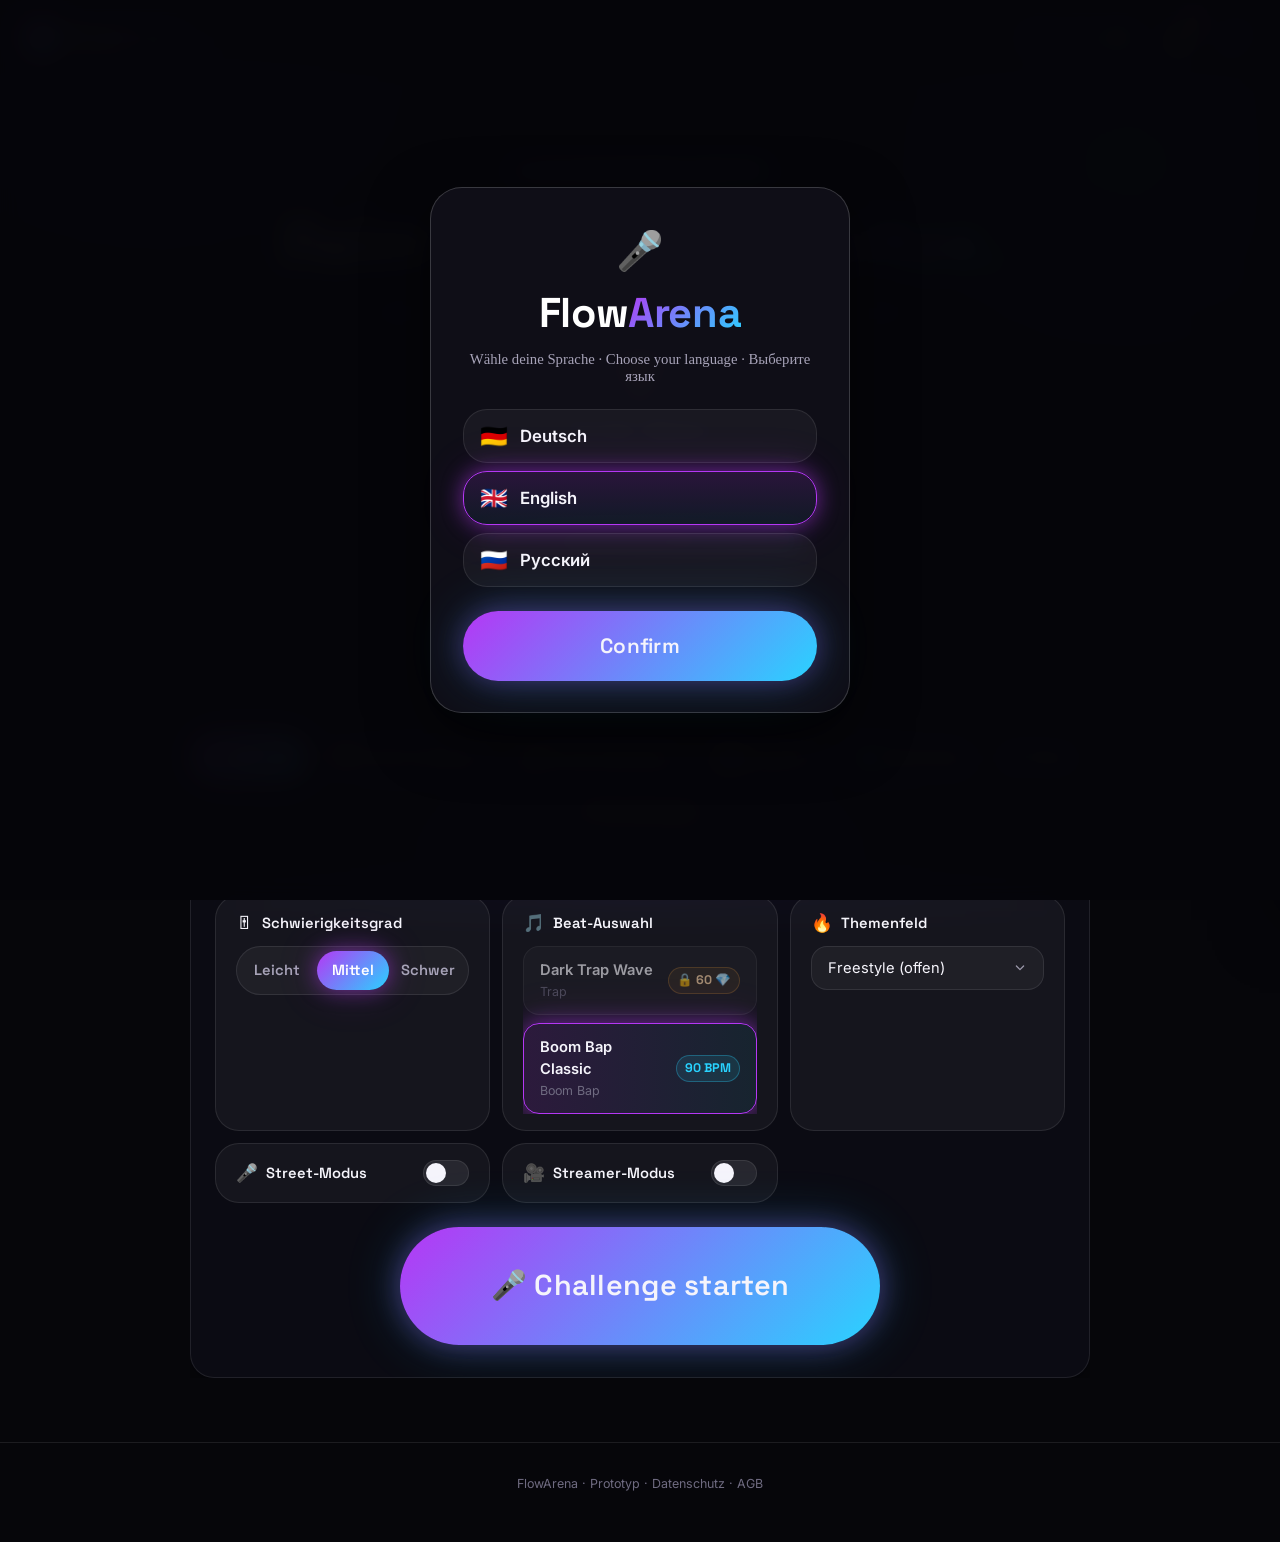
<file: index.html>
<!doctype html>
<html lang="de">
<head>
  <meta charset="UTF-8" />
  <meta name="viewport" content="width=device-width, initial-scale=1, viewport-fit=cover" />
  <title data-i18n="meta.titles.index">FlowArena — Reim dich an die Spitze</title>
  <meta name="description" content="FlowArena: Rap-Challenges für Streamer und Creator. Beat wählen, Schwierigkeit einstellen, Bars droppen." />
  <meta name="theme-color" content="#06060a" />

  <link rel="icon" href="data:image/svg+xml,%3Csvg xmlns='http://www.w3.org/2000/svg' viewBox='0 0 100 100'%3E%3Cdefs%3E%3ClinearGradient id='g' x1='0' y1='0' x2='1' y2='1'%3E%3Cstop offset='0' stop-color='%23b537f5'/%3E%3Cstop offset='1' stop-color='%2329d3ff'/%3E%3C/linearGradient%3E%3C/defs%3E%3Crect width='100' height='100' rx='24' fill='%2306060a'/%3E%3Ccircle cx='50' cy='50' r='30' fill='url(%23g)'/%3E%3C/svg%3E" />

  <link rel="preconnect" href="https://fonts.googleapis.com">
  <link rel="preconnect" href="https://fonts.gstatic.com" crossorigin>
  <link href="https://fonts.googleapis.com/css2?family=Space+Grotesk:wght@500;600;700&family=Inter:wght@400;500;600&display=swap" rel="stylesheet">

  <link rel="stylesheet" href="assets/css/tokens.css" />
  <link rel="stylesheet" href="assets/css/base.css" />
  <link rel="stylesheet" href="assets/css/components.css" />
  <link rel="stylesheet" href="assets/css/layout.css" />
  <link rel="stylesheet" href="assets/css/community.css" />
  <link rel="stylesheet" href="assets/css/beat-ball.css" />
  <link rel="stylesheet" href="assets/css/home.css" />
  <link rel="stylesheet" href="assets/css/social.css" />
  <link rel="stylesheet" href="assets/css/ads.css" />
  <link rel="stylesheet" href="assets/css/i18n.css" />
</head>
<body>
  <div class="bg-fx" aria-hidden="true"></div>

  <!-- ============ NAV ============ -->
  <header class="nav">
    <div class="nav__brand">
      <span class="nav__logo" aria-hidden="true">🎤</span>
      <span>Flow<span class="nav__brand-name">Arena</span></span>
    </div>

    <div class="nav__actions">
      <a class="chip" href="profile.html" style="text-decoration:none; cursor:pointer;"><span class="chip__dot"></span><span class="chip__label" data-i18n="common.credits">Credits</span><span class="chip__value" id="creditsValue">–</span></a>
      <div class="notif-wrap">
        <button class="btn-icon" id="notifBellBtn" type="button" data-i18n-attr="aria-label:common.notifications,title:common.notifications">🔔<span class="notif-badge" id="notifBadge" hidden>0</span></button>
        <div class="notif-dropdown" id="notifDropdown" hidden>
          <div class="notif-dropdown__head"><span data-i18n="common.notifications">Benachrichtigungen</span><button type="button" id="notifMarkReadBtn" data-i18n="common.markAllRead">Alle gelesen</button></div>
          <div class="notif-list" id="notifList"></div>
        </div>
      </div>
      <a class="btn-icon" href="profile.html" data-i18n-attr="aria-label:common.profile,title:common.profile" style="display:flex; align-items:center; justify-content:center; text-decoration:none; font-size:1.1rem;" id="profileAvatarLink">🎤</a>
    </div>
  </header>

  <main class="page">
    <!-- ============ HERO ============ -->
    <section class="hero">
      <span class="badge"><span class="badge__pulse"></span> <span data-i18n="home.liveBadge">Live für Streamer & Creator</span></span>

      <h1 class="hero__title"><span data-i18n="home.heroTitlePre">Reim dich an die </span><span class="accent" data-i18n="home.heroTitleAccent">Spitze.</span></h1>
      <p class="hero__subtitle" data-i18n="home.heroSubtitle">
        Wähl deinen Beat. Bekomm deine Wörter. Beweis, was du kannst.
      </p>

      <!-- ============ GAMEPLAY-VORSCHAU ============ -->
      <!-- Bewusst knapp gehalten (Anforderung: "Startscreen soll nach GAME
           aussehen, nicht nach Tutorial-Seite") — die ausführliche Erklärung
           steckt jetzt hinter <details>, nicht mehr fest sichtbar. -->
      <div class="gameplay-preview">
        <span class="preview-bpm-tag" data-i18n="home.previewBpmTag">100 BPM · Beispiel-Zeile</span>
        <!-- Kästchen werden per JS erzeugt (home.js) — 3 leere Takt-Kästchen
             + 1 (größeres) Wort-Kästchen, exakt wie im echten Gameplay (challenge.js). -->
        <div class="preview-track" id="previewTrack">
          <div class="beat-ball" id="previewBall" aria-hidden="true"></div>
          <div class="spark-layer" id="previewSparkLayer" aria-hidden="true"></div>
        </div>
        <p class="preview-caption-short" data-i18n="home.previewCaptionShort">4 Beats → Reimwort → nächste Line</p>
        <details class="preview-details">
          <summary data-i18n="home.previewCaptionMoreLabel">Wie genau?</summary>
          <p class="preview-caption" data-i18n="home.previewCaption">
            Jede Zeile hat 4 Kästchen — die ersten 3 geben nur den Takt vor, im 4. wartet
            dein Reimwort. Der Ball hüpft im Beat mit, du rappst frei und landest das Wort genau im
            letzten Kästchen. 5 Zeilen pro Strophe, danach eine neue Reimfamilie.
          </p>
        </details>
      </div>
    </section>

    <!-- ============ MENÜ-LEISTE ============ -->
    <section class="menu-bar" role="tablist" aria-label="Hauptmenü">
      <button class="menu-btn is-active" type="button" data-panel="play" data-i18n="home.menu.play">🎤 Spielen</button>
      <button class="menu-btn" type="button" data-panel="tournament-create" data-i18n="home.menu.tournamentCreate">🏆 Turnier erstellen</button>
      <button class="menu-btn" type="button" data-panel="tournament-join" data-i18n="home.menu.tournamentJoin">🔑 Turnier beitreten</button>
      <button class="menu-btn" type="button" data-panel="leaderboard" data-i18n="home.menu.leaderboard">📊 Rangliste</button>
      <button class="menu-btn" type="button" data-panel="community" data-i18n="home.menu.community">👥 Community</button>
      <button class="menu-btn" type="button" data-panel="shop" data-i18n="home.menu.shop">🛒 Shop</button>
      <button class="menu-btn js-open-settings" type="button" data-i18n="home.menu.settings">⚙️ Einstellungen</button>
    </section>

    <!-- ============ PANELS (Akkordeon) ============ -->
    <div class="menu-panels">
      <!-- ---- Spielen ---- -->
      <!-- Konfiguration DIREKT auf der Seite statt hinter einem Chip-Klick
           in der Einstellungs-Drawer (Anforderung: "direkt die Challenge-
           Konfiguration", "moderne interaktive Cards", "weniger Text, mehr
           Fokus"). #beatList/#topicSelect/.js-difficulty-opt/#streetModeToggle/
           #streamerToggle sind dieselben IDs/Klassen wie zuvor in der Drawer —
           app.js' bestehende Render-/Klick-Logik funktioniert dadurch
           unverändert, nur die Position im DOM hat sich geändert. Die Drawer
           (⚙️ Einstellungen) bleibt für Sprache/Sound/Roast-Modus bestehen,
           siehe dort. -->
      <div class="menu-panel is-open" data-panel="play">
        <div class="menu-panel__inner">
          <div class="card-glass menu-panel__card menu-panel__card--play">
            <div class="config-grid">
              <div class="config-card">
                <div class="config-card__head">
                  <span class="config-card__icon" aria-hidden="true">🎚</span>
                  <span class="config-card__label" data-i18n="settings.difficultyLabel">Schwierigkeitsgrad</span>
                </div>
                <div class="segmented segmented--block" role="group" aria-label="Schwierigkeitsgrad">
                  <button class="segmented__opt js-difficulty-opt" data-value="leicht" type="button" data-i18n="common.difficulty.leicht">Leicht</button>
                  <button class="segmented__opt js-difficulty-opt" data-value="mittel" type="button" data-i18n="common.difficulty.mittel">Mittel</button>
                  <button class="segmented__opt js-difficulty-opt" data-value="schwer" type="button" data-i18n="common.difficulty.schwer">Schwer</button>
                </div>
              </div>

              <div class="config-card config-card--beat">
                <div class="config-card__head">
                  <span class="config-card__icon" aria-hidden="true">🎵</span>
                  <span class="config-card__label" data-i18n="settings.beatLabel">Beat-Auswahl</span>
                </div>
                <div class="beat-list beat-list--compact" id="beatList"></div>
              </div>

              <div class="config-card">
                <div class="config-card__head">
                  <span class="config-card__icon" aria-hidden="true">🔥</span>
                  <span class="config-card__label" data-i18n="settings.topicLabel">Themenfeld</span>
                </div>
                <select class="select" id="topicSelect">
                  <option value="freestyle" data-i18n="common.topics.freestyle">Freestyle (offen)</option>
                  <option value="love" data-i18n="common.topics.love">Liebe &amp; Beziehungen</option>
                  <option value="money" data-i18n="common.topics.money">Money &amp; Grind</option>
                  <option value="street" data-i18n="common.topics.street">Streetlife</option>
                  <option value="motivation" data-i18n="common.topics.motivation">Motivation &amp; Aufstieg</option>
                  <option value="battle" data-i18n="common.topics.battle">Battle / Diss</option>
                  <option value="humor" data-i18n="common.topics.humor">Humor</option>
                  <option value="random" data-i18n="common.topics.random">Zufällig</option>
                </select>
              </div>

              <label class="config-card config-card--toggle toggle" id="streetModeToggle" role="switch" aria-checked="false">
                <span class="config-card__head">
                  <span class="config-card__icon" aria-hidden="true">🎤</span>
                  <span class="config-card__label" data-i18n="settings.streetModeLabel">Street-Modus</span>
                </span>
                <span class="toggle__track"><span class="toggle__thumb"></span></span>
              </label>

              <label class="config-card config-card--toggle toggle" id="streamerToggle" role="switch" aria-checked="false">
                <span class="config-card__head">
                  <span class="config-card__icon" aria-hidden="true">🎥</span>
                  <span class="config-card__label" data-i18n="settings.streamerLabel">Streamer-Modus</span>
                </span>
                <span class="toggle__track"><span class="toggle__thumb"></span></span>
              </label>
            </div>

            <div class="play-cta">
              <button class="btn btn-primary btn-hero btn-mega" id="startChallengeBtn" type="button" data-i18n="home.play.startBtn">🎤 Challenge starten</button>
            </div>
          </div>
        </div>
      </div>

      <!-- ---- Turnier erstellen ---- -->
      <div class="menu-panel" data-panel="tournament-create">
        <div class="menu-panel__inner">
          <div class="card-glass menu-panel__card">
            <h2 class="menu-panel__title" data-i18n="home.tournamentCreate.title">🏆 Turnier erstellen</h2>

            <div class="field">
              <div class="field__head"><span class="field__label" data-i18n="home.tournamentCreate.difficultyLabel">Schwierigkeitsgrad</span></div>
              <div class="segmented" role="group" aria-label="Turnier-Schwierigkeitsgrad">
                <button class="segmented__opt js-tourney-difficulty" data-value="leicht" type="button" data-i18n="common.difficulty.leicht">Leicht</button>
                <button class="segmented__opt js-tourney-difficulty" data-value="mittel" type="button" data-i18n="common.difficulty.mittel">Mittel</button>
                <button class="segmented__opt js-tourney-difficulty" data-value="schwer" type="button" data-i18n="common.difficulty.schwer">Schwer</button>
              </div>
            </div>

            <div class="field">
              <div class="field__head"><span class="field__label" data-i18n="home.tournamentCreate.beatLabel">Beat</span></div>
              <select class="select" id="tourneyBeatSelect"></select>
              <span class="field__hint" data-i18n="home.tournamentCreate.beatHint">Nur bereits freigeschaltete Beats stehen zur Auswahl (siehe Shop).</span>
            </div>

            <div class="field">
              <div class="field__head"><span class="field__label" data-i18n="home.tournamentCreate.topicLabel">Themenfeld</span></div>
              <select class="select" id="tourneyTopicSelect">
                <option value="freestyle" data-i18n="common.topics.freestyle">Freestyle (offen)</option>
                <option value="love" data-i18n="common.topics.love">Liebe &amp; Beziehungen</option>
                <option value="money" data-i18n="common.topics.money">Money &amp; Grind</option>
                <option value="street" data-i18n="common.topics.street">Streetlife</option>
                <option value="motivation" data-i18n="common.topics.motivation">Motivation &amp; Aufstieg</option>
                <option value="battle" data-i18n="common.topics.battle">Battle / Diss</option>
                <option value="humor" data-i18n="common.topics.humor">Humor</option>
                <option value="random" data-i18n="common.topics.random">Zufällig</option>
              </select>
            </div>

            <div class="field">
              <div class="field__head">
                <label class="toggle" id="tourneyStreetModeToggle" role="switch" aria-checked="false">
                  <span class="toggle__track"><span class="toggle__thumb"></span></span>
                  <span class="toggle__label" data-i18n="settings.streetModeLabel">Street-Modus</span>
                </label>
              </div>
              <span class="field__hint" data-i18n="settings.streetModeHint">Härtere, direktere Battle-Rap-Reimwörter und -Themen. Aus: neutrale, allgemeine Reimwörter.</span>
            </div>

            <div class="field" style="margin-bottom:0;">
              <div class="field__head"><span class="field__label" data-i18n="home.tournamentCreate.roundsLabel">Rundenzahl</span></div>
              <div class="stepper">
                <button class="stepper__btn" id="tourneyRoundsMinus" type="button" data-i18n-attr="aria-label:home.tournamentCreate.lessRounds">−</button>
                <span class="stepper__value" id="tourneyRoundsValue">3</span>
                <button class="stepper__btn" id="tourneyRoundsPlus" type="button" data-i18n-attr="aria-label:home.tournamentCreate.moreRounds">+</button>
              </div>
              <span class="field__hint" data-i18n="home.tournamentCreate.roundsHint">Jede Runde besteht aus 3 Strophen (derselbe Beat, dieselben Reimwörter für alle Teilnehmenden).</span>
            </div>

            <div class="play-cta" style="margin-top:var(--sp-6);">
              <button class="btn btn-primary btn-hero" id="createTournamentBtn" type="button" data-i18n="home.tournamentCreate.submitBtn">🏆 Turnier erstellen</button>
            </div>
          </div>
        </div>
      </div>

      <!-- ---- Turnier beitreten ---- -->
      <div class="menu-panel" data-panel="tournament-join">
        <div class="menu-panel__inner">
          <div class="card-glass menu-panel__card" style="text-align:center;">
            <h2 class="menu-panel__title" style="justify-content:center;" data-i18n="home.tournamentJoin.title">🔑 Turnier beitreten</h2>
            <p style="color:var(--text-muted); font-size:var(--fs-sm); margin-bottom:var(--sp-5);" data-i18n="home.tournamentJoin.hint">Gib den 4-stelligen Raum-Code ein, den du vom Host bekommen hast.</p>
            <input class="select" id="joinCodeInput" type="text" inputmode="numeric" pattern="[0-9]{4}" maxlength="4"
                   placeholder="0000" style="max-width:180px; margin:0 auto var(--sp-5); text-align:center; font-family:var(--font-display); font-size:var(--fs-xl); font-weight:700; letter-spacing:0.3em;" />
            <div class="play-cta">
              <button class="btn btn-primary btn-hero" id="joinTournamentBtn" type="button" data-i18n="home.tournamentJoin.submitBtn">🔑 Beitreten</button>
            </div>
            <p style="color:var(--text-dim); font-size:var(--fs-xs); max-width:420px; margin:var(--sp-5) auto 0;" data-i18n="home.tournamentJoin.note">
              Hinweis: Turniere sind aktuell lokal auf diesem Gerät gespeichert (kein Backend) — ein Code
              funktioniert nur im selben Browser, in dem das Turnier erstellt wurde. Echtes
              geräteübergreifendes Multiplayer kommt mit einem Backend.
            </p>
          </div>
        </div>
      </div>

      <!-- ---- Rangliste ---- -->
      <div class="menu-panel" data-panel="leaderboard">
        <div class="menu-panel__inner">
          <div class="card-glass menu-panel__card">
            <h2 class="menu-panel__title" data-i18n="home.leaderboard.title">📊 Rangliste</h2>
            <div id="leaderboardMini"></div>
            <a class="panel-footer-link" href="community.html#leaderboard" data-i18n="home.leaderboard.fullLink">Vollständige Rangliste ansehen →</a>
          </div>
        </div>
      </div>

      <!-- ---- Community ---- -->
      <div class="menu-panel" data-panel="community">
        <div class="menu-panel__inner">
          <div class="card-glass menu-panel__card">
            <h2 class="menu-panel__title" data-i18n="home.community.title">👥 Community</h2>
            <div class="feed-list" id="communityMini"></div>
            <a class="panel-footer-link" href="community.html" data-i18n="home.community.fullLink">Zum vollständigen Feed →</a>
          </div>
        </div>
      </div>

      <!-- ---- Shop ---- -->
      <div class="menu-panel" data-panel="shop">
        <div class="menu-panel__inner">
          <div class="card-glass menu-panel__card">
            <h2 class="menu-panel__title" data-i18n="home.shop.title">🛒 Shop</h2>
            <p style="color:var(--text-muted); font-size:var(--fs-sm); margin-bottom:var(--sp-4);" data-i18n="home.shop.intro">
              Beats freischalten, Ball-Designs, Premium und Credits — alles nie mit einem Gameplay-Vorteil, siehe
              der vollständige Shop.
            </p>
            <div class="shop-grid" id="shopGrid"></div>
            <div class="shop-premium-teaser">
              <span data-i18n="home.shop.premiumTeaser">👑 Mit Premium sind alle Beats, Ball-Designs & Challenges sofort freigeschaltet — keine Werbung mehr.</span>
              <a class="btn btn-glass btn-sm" href="shop.html#premium" style="text-decoration:none;" data-i18n="home.shop.premiumLink">Zu Premium</a>
            </div>
            <a class="panel-footer-link" href="shop.html" data-i18n="home.shop.fullLink">Zum vollständigen Shop →</a>
          </div>
        </div>
      </div>
    </div>
  </main>

  <footer class="footer">
    <p><span data-i18n="home.footer">FlowArena · Prototyp</span> · <a href="datenschutz.html" style="color:inherit;" data-i18n="home.footerPrivacy">Datenschutz</a> · <a href="agb.html" style="color:inherit;" data-i18n="home.footerTerms">AGB</a></p>
  </footer>

  <!-- ============ SETTINGS DRAWER ============ -->
  <div class="drawer-overlay" id="drawerOverlay"></div>
  <aside class="settings-drawer glass" id="settingsDrawer" aria-hidden="true" aria-label="Einstellungen">
    <div class="settings-drawer__head">
      <h2 style="font-size: var(--fs-lg);" data-i18n="settings.title">Einstellungen</h2>
      <button class="btn-icon" id="closeSettingsBtn" type="button" data-i18n-attr="aria-label:common.close">✕</button>
    </div>

    <!-- Schwierigkeit/Beat/Thema/Street-Modus/Streamer-Modus stehen jetzt
         DIREKT im "Spielen"-Panel als Cards (siehe oben) — diese Drawer
         bündelt nur noch, was seltener geändert wird. -->
    <div class="settings-drawer__body">
      <div class="field">
        <div class="field__head">
          <span class="field__label" data-i18n="settings.languageLabel">Sprache</span>
        </div>
        <div class="lang-switch" id="languageSwitch"></div>
        <span class="field__hint" data-i18n="settings.languageHint">Wirkt sofort — Menüs, Reimwörter und KI-Feedback wechseln direkt in die gewählte Sprache.</span>
      </div>

      <div class="field">
        <div class="field__head">
          <label class="toggle" id="roastToggle" role="switch" aria-checked="false">
            <span class="toggle__track"><span class="toggle__thumb"></span></span>
            <span class="toggle__label" data-i18n="settings.roastLabel">Roast-Modus</span>
          </label>
        </div>
        <span class="field__hint" data-i18n="settings.roastHint">Der KI-Kommentar nach der Challenge wird frecher — bleibt aber immer respektvoll und bezieht sich nur auf deine Performance.</span>
      </div>

      <div class="field" style="margin-bottom:0;">
        <div class="field__head">
          <label class="toggle" id="soundToggle" role="switch" aria-checked="true">
            <span class="toggle__track"><span class="toggle__thumb"></span></span>
            <span class="toggle__label" data-i18n="settings.soundLabel">Klick-Sounds</span>
          </label>
        </div>
        <span class="field__hint" data-i18n="settings.soundHint">Dezente UI-Sounds beim Klicken &amp; Auswählen.</span>
      </div>
    </div>

    <div class="settings-drawer__foot">
      <button class="btn btn-primary" id="saveSettingsBtn" type="button" data-i18n="settings.saveBtn">Speichern &amp; schließen</button>
    </div>
  </aside>

  <!-- ============ TOAST ============ -->
  <div class="toast" id="toast" role="status" aria-live="polite"></div>

  <script src="assets/js/i18n-data.js"></script>
  <script src="assets/js/i18n.js"></script>
  <script src="assets/js/sound.js"></script>
  <script src="assets/js/data.js"></script>
  <script src="assets/js/profile-data.js"></script>
  <script src="assets/js/community-data.js"></script>
  <script src="assets/js/social-data.js"></script>
  <script src="assets/js/tournament-data.js"></script>
  <script src="assets/js/daily-rewards.js"></script>
  <script src="assets/js/spark-fx.js"></script>
  <script src="assets/js/app.js"></script>
  <script src="assets/js/home.js"></script>
  <script src="assets/js/notifications-ui.js"></script>
  <script src="assets/js/ads.js"></script>
</body>
</html>
</file>
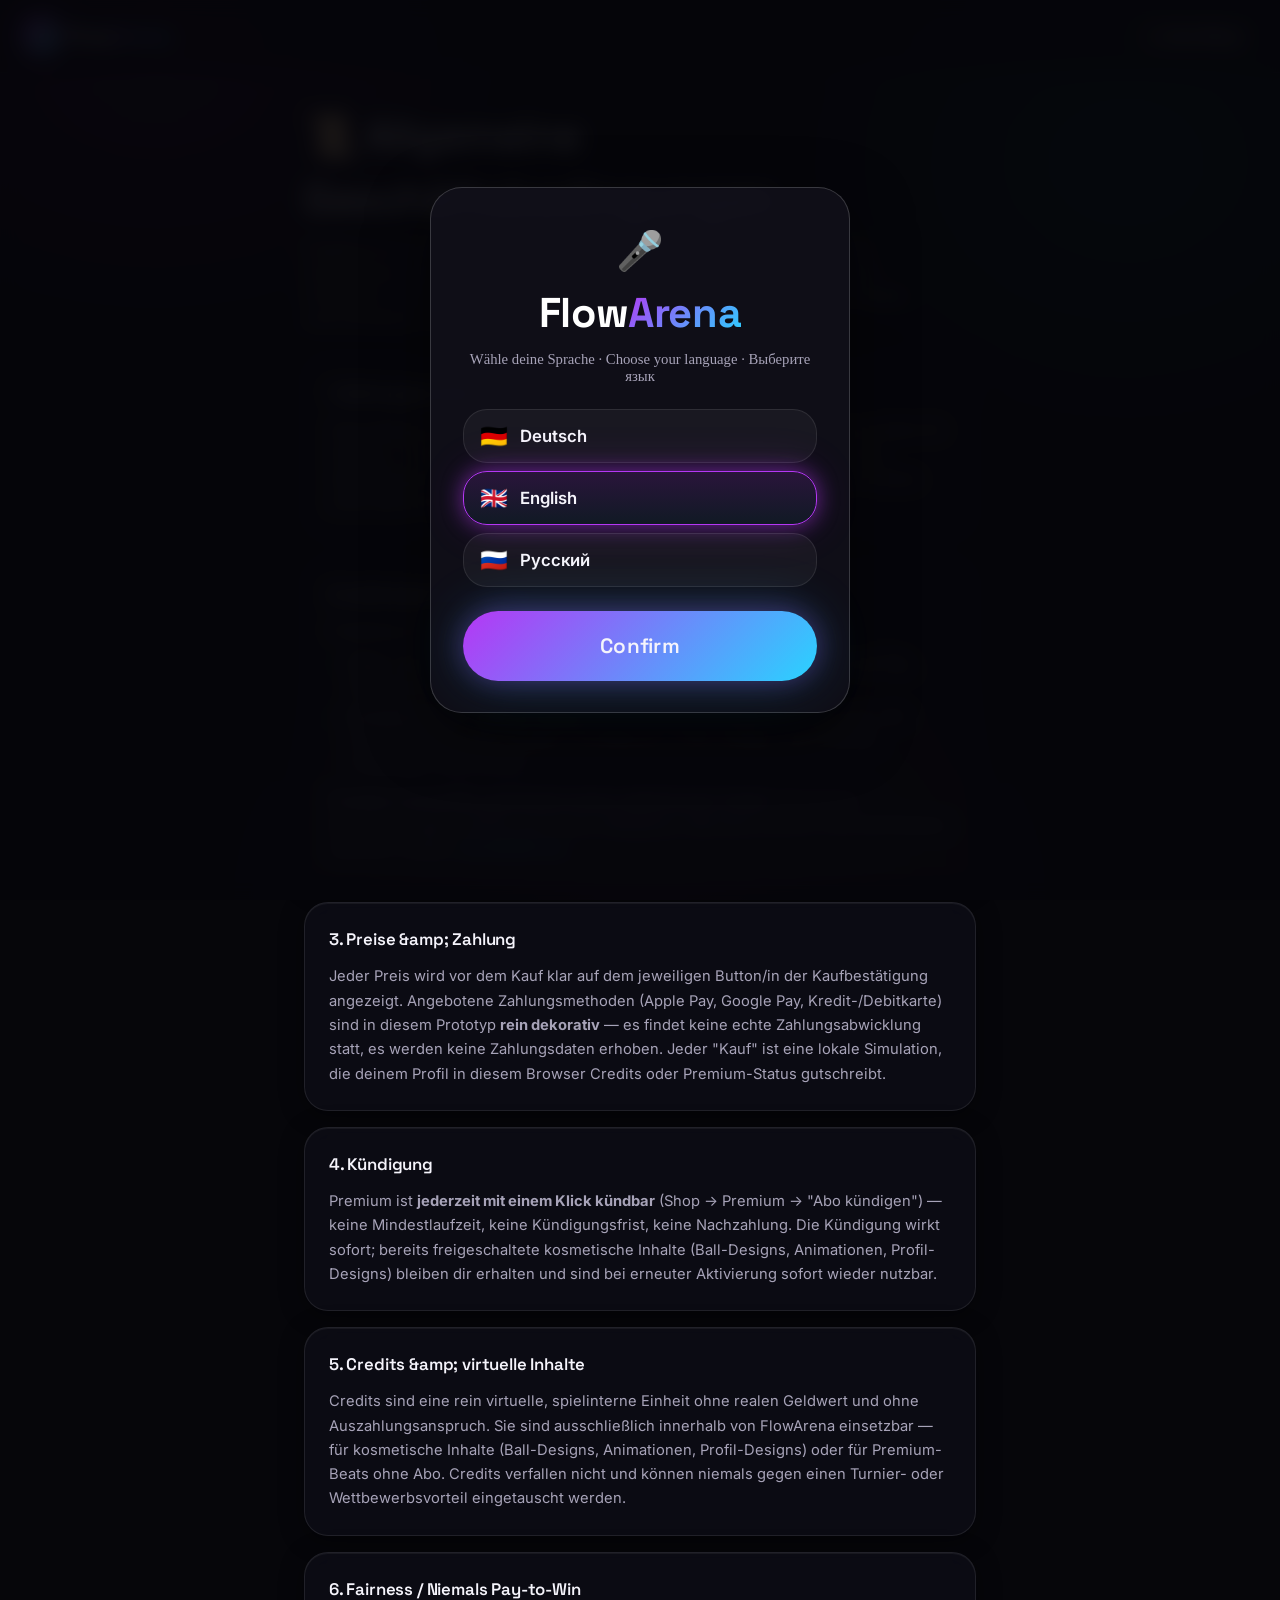
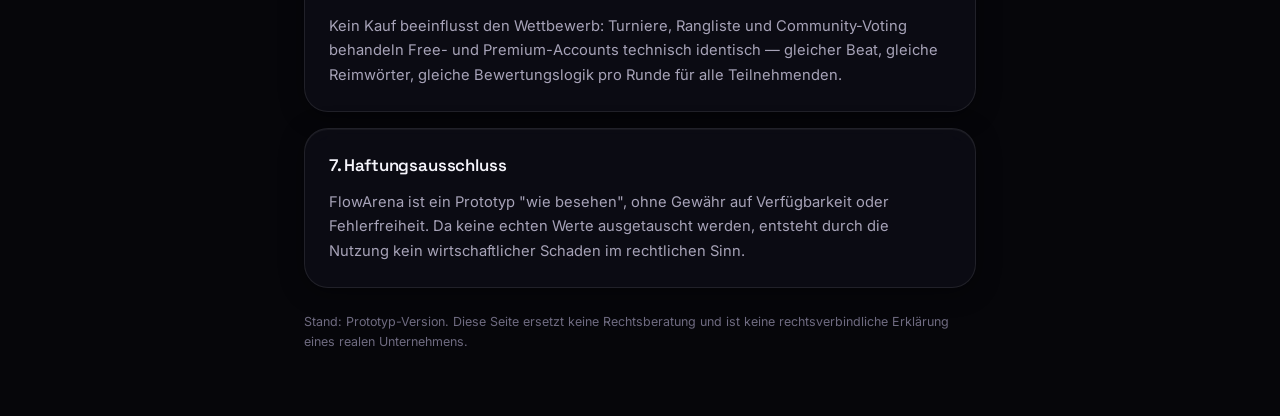
<file: agb.html>
<!doctype html>
<html lang="de">
<head>
  <meta charset="UTF-8" />
  <meta name="viewport" content="width=device-width, initial-scale=1, viewport-fit=cover" />
  <title data-i18n="meta.titles.agb">FlowArena — AGB</title>
  <meta name="description" content="FlowArena Allgemeine Geschäftsbedingungen (Demo-Prototyp)." />
  <meta name="theme-color" content="#06060a" />

  <link rel="icon" href="data:image/svg+xml,%3Csvg xmlns='http://www.w3.org/2000/svg' viewBox='0 0 100 100'%3E%3Cdefs%3E%3ClinearGradient id='g' x1='0' y1='0' x2='1' y2='1'%3E%3Cstop offset='0' stop-color='%23b537f5'/%3E%3Cstop offset='1' stop-color='%2329d3ff'/%3E%3C/linearGradient%3E%3C/defs%3E%3Crect width='100' height='100' rx='24' fill='%2306060a'/%3E%3Ccircle cx='50' cy='50' r='30' fill='url(%23g)'/%3E%3C/svg%3E" />

  <link rel="preconnect" href="https://fonts.googleapis.com">
  <link rel="preconnect" href="https://fonts.gstatic.com" crossorigin>
  <link href="https://fonts.googleapis.com/css2?family=Space+Grotesk:wght@500;600;700&family=Inter:wght@400;500;600&display=swap" rel="stylesheet">

  <link rel="stylesheet" href="assets/css/tokens.css" />
  <link rel="stylesheet" href="assets/css/base.css" />
  <link rel="stylesheet" href="assets/css/components.css" />
  <link rel="stylesheet" href="assets/css/layout.css" />
  <link rel="stylesheet" href="assets/css/legal.css" />
  <link rel="stylesheet" href="assets/css/i18n.css" />
</head>
<body>
  <div class="bg-fx" aria-hidden="true"></div>

  <header class="nav">
    <a class="nav__brand" href="index.html" style="text-decoration:none;">
      <span class="nav__logo" aria-hidden="true">🎤</span>
      <span>Flow<span class="nav__brand-name">Arena</span></span>
    </a>
    <div class="nav__actions">
      <a class="btn btn-glass btn-sm" href="shop.html" style="text-decoration:none;" data-i18n="legal.backToShop">← Zum Shop</a>
    </div>
  </header>

  <main class="page legal-page">
    <h1 style="font-size:var(--fs-2xl); margin-bottom:var(--sp-2);" data-i18n="legal.terms.pageTitle">📜 Allgemeine Geschäftsbedingungen</h1>
    <p class="legal-page__intro" data-i18n-html="legal.terms.intro">
      FlowArena ist ein <strong>Software-Prototyp zu Demonstrationszwecken</strong> — kein echtes Unternehmen,
      kein reales Vertragsverhältnis. Diese "AGB" beschreiben trotzdem transparent, nach welchen Regeln der
      simulierte Shop funktioniert, damit das System nachvollziehbar und fair bleibt.
    </p>

    <section class="card-glass legal-section">
      <h2 data-i18n="legal.terms.s1Title">1. Geltungsbereich</h2>
      <p data-i18n-html="legal.terms.s1Body">
        Diese Bedingungen gelten für die Nutzung des FlowArena-Prototyps, insbesondere für Premium, Credits und
        alle Shop-Inhalte. Da es sich um eine Demo ohne echtes Zahlungssystem handelt, entsteht durch die Nutzung
        <strong>kein echter Vertrag</strong> und keine echte Zahlungspflicht.
      </p>
    </section>

    <section class="card-glass legal-section">
      <h2 data-i18n="legal.terms.s2Title">2. Leistungsbeschreibung</h2>
      <p data-i18n="legal.terms.s2Intro">FlowArena unterscheidet zwei Stufen:</p>
      <ul>
        <li data-i18n-html="legal.terms.s2Li1"><strong>Free:</strong> voller Zugriff auf das Kern-Gameplay, bis zu 5 kostenlose Challenges/Tag, Werbung zwischen Menüs, Basis-Beats.</li>
        <li data-i18n-html="legal.terms.s2Li2"><strong>Premium (6,99 € / Monat, Demo):</strong> keine Werbung, unbegrenzt Challenges, alle Premium-Beats/-Ball-Designs/-Animationen/-Profil-Designs, alle Premium-Challenges, Early Access.</li>
      </ul>
      <p data-i18n-html="legal.terms.s2Body">
        <strong>Premium verschafft ausdrücklich keinen spielerischen Vorteil.</strong> Reimwörter, Bewertungslogik,
        Zeittakt und Turnier-/Ranglisten-Mechanik sind für Free und Premium identisch. Details:
        <a href="docs/SHOP.md">docs/SHOP.md</a>.
      </p>
    </section>

    <section class="card-glass legal-section">
      <h2 data-i18n="legal.terms.s3Title">3. Preise &amp; Zahlung</h2>
      <p data-i18n-html="legal.terms.s3Body">
        Jeder Preis wird vor dem Kauf klar auf dem jeweiligen Button/in der Kaufbestätigung angezeigt. Angebotene
        Zahlungsmethoden (Apple Pay, Google Pay, Kredit-/Debitkarte) sind in diesem Prototyp <strong>rein
        dekorativ</strong> — es findet keine echte Zahlungsabwicklung statt, es werden keine Zahlungsdaten erhoben.
        Jeder "Kauf" ist eine lokale Simulation, die deinem Profil in diesem Browser Credits oder Premium-Status
        gutschreibt.
      </p>
    </section>

    <section class="card-glass legal-section">
      <h2 data-i18n="legal.terms.s4Title">4. Kündigung</h2>
      <p data-i18n-html="legal.terms.s4Body">
        Premium ist <strong>jederzeit mit einem Klick kündbar</strong> (Shop → Premium → "Abo kündigen") — keine
        Mindestlaufzeit, keine Kündigungsfrist, keine Nachzahlung. Die Kündigung wirkt sofort; bereits
        freigeschaltete kosmetische Inhalte (Ball-Designs, Animationen, Profil-Designs) bleiben dir erhalten und
        sind bei erneuter Aktivierung sofort wieder nutzbar.
      </p>
    </section>

    <section class="card-glass legal-section">
      <h2 data-i18n="legal.terms.s5Title">5. Credits &amp; virtuelle Inhalte</h2>
      <p data-i18n="legal.terms.s5Body">
        Credits sind eine rein virtuelle, spielinterne Einheit ohne realen Geldwert und ohne Auszahlungsanspruch.
        Sie sind ausschließlich innerhalb von FlowArena einsetzbar — für kosmetische Inhalte (Ball-Designs,
        Animationen, Profil-Designs) oder für Premium-Beats ohne Abo. Credits verfallen nicht und können niemals
        gegen einen Turnier- oder Wettbewerbsvorteil eingetauscht werden.
      </p>
    </section>

    <section class="card-glass legal-section">
      <h2 data-i18n="legal.terms.s6Title">6. Fairness / Niemals Pay-to-Win</h2>
      <p data-i18n="legal.terms.s6Body">
        Kein Kauf beeinflusst den Wettbewerb: Turniere, Rangliste und Community-Voting behandeln Free- und
        Premium-Accounts technisch identisch — gleicher Beat, gleiche Reimwörter, gleiche Bewertungslogik pro
        Runde für alle Teilnehmenden.
      </p>
    </section>

    <section class="card-glass legal-section">
      <h2 data-i18n="legal.terms.s7Title">7. Haftungsausschluss</h2>
      <p data-i18n="legal.terms.s7Body">
        FlowArena ist ein Prototyp "wie besehen", ohne Gewähr auf Verfügbarkeit oder Fehlerfreiheit. Da keine
        echten Werte ausgetauscht werden, entsteht durch die Nutzung kein wirtschaftlicher Schaden im
        rechtlichen Sinn.
      </p>
    </section>

    <p class="legal-page__footnote" data-i18n="legal.terms.footnote">
      Stand: Prototyp-Version. Diese Seite ersetzt keine Rechtsberatung und ist keine rechtsverbindliche
      Erklärung eines realen Unternehmens.
    </p>
  </main>

  <script src="assets/js/i18n-data.js"></script>
  <script src="assets/js/i18n.js"></script>
</body>
</html>
</file>
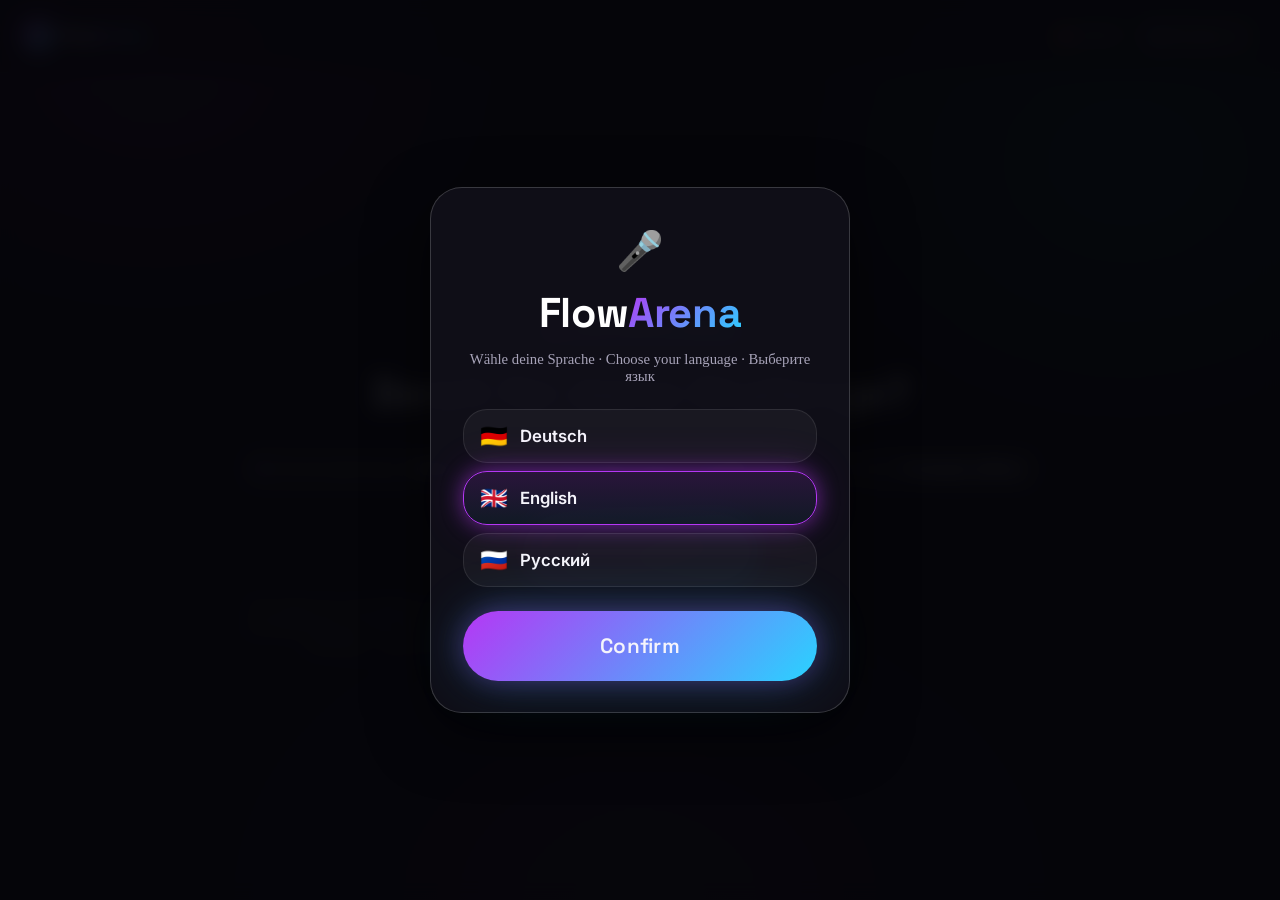
<file: challenge.html>
<!doctype html>
<html lang="de">
<head>
  <meta charset="UTF-8" />
  <meta name="viewport" content="width=device-width, initial-scale=1, viewport-fit=cover" />
  <title data-i18n="meta.titles.challenge">FlowArena — Challenge läuft</title>
  <meta name="description" content="Live-Rap-Challenge: Beat, Countdown, Reimwörter und Bewertung." />
  <meta name="theme-color" content="#06060a" />

  <link rel="icon" href="data:image/svg+xml,%3Csvg xmlns='http://www.w3.org/2000/svg' viewBox='0 0 100 100'%3E%3Cdefs%3E%3ClinearGradient id='g' x1='0' y1='0' x2='1' y2='1'%3E%3Cstop offset='0' stop-color='%23b537f5'/%3E%3Cstop offset='1' stop-color='%2329d3ff'/%3E%3C/linearGradient%3E%3C/defs%3E%3Crect width='100' height='100' rx='24' fill='%2306060a'/%3E%3Ccircle cx='50' cy='50' r='30' fill='url(%23g)'/%3E%3C/svg%3E" />

  <link rel="preconnect" href="https://fonts.googleapis.com">
  <link rel="preconnect" href="https://fonts.gstatic.com" crossorigin>
  <link href="https://fonts.googleapis.com/css2?family=Space+Grotesk:wght@500;600;700&family=Inter:wght@400;500;600&display=swap" rel="stylesheet">

  <link rel="stylesheet" href="assets/css/tokens.css" />
  <link rel="stylesheet" href="assets/css/base.css" />
  <link rel="stylesheet" href="assets/css/components.css" />
  <link rel="stylesheet" href="assets/css/layout.css" />
  <link rel="stylesheet" href="assets/css/beat-ball.css" />
  <link rel="stylesheet" href="assets/css/challenge.css" />
  <link rel="stylesheet" href="assets/css/i18n.css" />
</head>
<body>
  <div class="bg-fx" aria-hidden="true"></div>
  <div class="beat-pulse-overlay" id="beatPulseOverlay" aria-hidden="true"></div>
  <div class="stage-dim" id="stageDim" aria-hidden="true"></div>

  <div class="stage">
    <header class="stage-topbar">
      <a class="nav__brand" href="index.html" style="font-size: var(--fs-md);">
        <span class="nav__logo" aria-hidden="true" style="width:28px;height:28px;font-size:.9rem;">🎤</span>
        <span>Flow<span class="nav__brand-name">Arena</span></span>
      </a>
      <div class="stage-topbar__group">
        <span class="rec-indicator" id="recIndicator"><span class="rec-dot"></span><span id="recLabel" data-i18n="challenge.recReady">Bereit</span></span>
        <span class="chip" id="verseChip" style="cursor:default;"><span class="chip__dot"></span><span class="chip__label" data-i18n="challenge.verseChipLabel">Strophe</span><span class="chip__value" id="verseChipValue">–</span></span>
      </div>
    </header>

    <main class="stage-main">
      <!-- ============ SCREEN: INTRO ============ -->
      <section id="screenIntro">
        <span class="badge" data-i18n="challenge.introBadge">🎯 Deine Einstellungen</span>
        <h1 style="font-size:var(--fs-2xl); margin:var(--sp-4) 0;" data-i18n="challenge.introTitle">Bereit für deine Challenge?</h1>
        <div class="stage-summary" id="introSummary"></div>
        <p class="daily-limit-hint" id="dailyLimitHint" hidden></p>
        <button class="btn btn-primary btn-hero" id="beginBtn" type="button" data-i18n="challenge.beginBtn">🎤 Los geht's</button>
        <p class="mic-hint" id="micHint" data-i18n="challenge.micHint">
          Wir fragen kurz nach Mikrofonzugriff, damit Aufnahme, Live-Transkript und
          Bewertung am Ende funktionieren. Ohne Zugriff kannst du trotzdem freestylen —
          nur ohne Aufnahme/Bewertung danach.
        </p>

        <!-- Modul 6: Free-Tageslimit erreicht — ersetzt Start-Button + Hinweis. -->
        <div class="daily-limit-block" id="dailyLimitBlock" hidden>
          <div class="daily-limit-block__icon">⏳</div>
          <h2 style="font-size:var(--fs-lg); margin:var(--sp-3) 0;" data-i18n="challenge.dailyLimitTitle">Tageslimit erreicht</h2>
          <p style="color:var(--text-muted); font-size:var(--fs-sm); max-width:420px; margin:0 auto var(--sp-5);" id="dailyLimitText">
            Du hast deine <span id="dailyLimitCount">5</span> kostenlosen Challenges für heute schon genutzt.
            Morgen geht's automatisch weiter — oder mit Premium unbegrenzt, ohne Wartezeit.
          </p>
          <a class="btn btn-primary btn-hero" href="shop.html#premium" style="text-decoration:none;" data-i18n="challenge.dailyLimitCta">👑 Premium ansehen</a>
          <p style="margin-top:var(--sp-4);"><a href="index.html" style="color:var(--text-dim); font-size:var(--fs-sm);" data-i18n="common.backToHome">← Zurück zur Startseite</a></p>
        </div>
      </section>

      <!-- ============ SCREEN: COUNTDOWN ============ -->
      <section id="screenCountdown" hidden>
        <div class="countdown-flash" id="countdownFlash" aria-hidden="true"></div>
        <div class="countdown-number" id="countdownNumber">3</div>
        <p class="countdown-label" id="countdownLabel" data-i18n="challenge.countdownPreLabel">Mikro checken, Beat kommt gleich …</p>
      </section>

      <!-- ============ SCREEN: LIVE ============ -->
      <section id="screenLive" hidden style="width:100%; max-width:760px;">
        <div class="verse-meta" style="justify-content:center;">
          <span class="badge badge-compact" id="verseBadgeStanza">1/3</span>
          <span class="badge badge-compact" id="verseBadgeLine">Zeile 2/5</span>
        </div>

        <p class="live-hint" data-i18n="challenge.liveHint">Rap jede Zeile frei — beende sie mit dem markierten Wort. Der Ball zeigt dir den Takt.</p>

        <div class="word-rack-wrap" id="wordRackWrap">
          <div class="word-rack" id="wordRack">
            <!-- 4 Kästchen der AKTUELLEN Zeile (3 Takt + 1 Wort) werden per JS eingefügt -->
          </div>
          <div class="beat-ball" id="gameBall" aria-hidden="true"></div>
          <div class="spark-layer" id="gameSparkLayer" aria-hidden="true"></div>
        </div>

        <div class="line-timer" id="lineTimerWrap"><div class="line-timer__fill" id="lineTimerFill"></div></div>

        <!-- Vorschau der nächsten 2-3 Zeilen dieser Strophe (leicht transparent,
             weich rein-/rausscrollend) — siehe docs/GAMEPLAY.md §3. Eigene
             Überschrift + KEINE Zahlen-Labels mehr (Anforderung: eindeutig
             von den 1-4-Feld-Nummern des aktuellen Word-Racks trennen). -->
        <p class="line-preview-heading" id="linePreviewHeading" hidden data-i18n="challenge.upcomingHeading">Als Nächstes</p>
        <div class="line-preview-list" id="linePreviewList" aria-hidden="true"></div>

        <button class="stage-exit" id="abortBtn" type="button" data-i18n="challenge.abortBtn">Challenge abbrechen</button>
      </section>

      <!-- ============ SCREEN: EVALUATING ============ -->
      <section id="screenEvaluating" hidden>
        <div class="spinner-ring"></div>
        <p class="evaluating-status" id="evaluatingStatus">Transkribiere deine Aufnahme …</p>
      </section>

      <!-- ============ SCREEN: RESULTS ============ -->
      <section id="screenResults" hidden data-display="flex" style="width:100%; justify-content:center;">
        <div class="results">
          <div class="card-glass score-card">
            <div class="score-ring" id="scoreRing" style="--score:0;">
              <span class="score-ring__value" id="scoreValue">0</span>
              <div class="score-burst" id="scoreBurst" aria-hidden="true"></div>
            </div>
            <div class="score-card__body">
              <h3 id="resultsHeadline">Solide Runde!</h3>
              <p id="resultsSub" style="color:var(--text-muted); font-size:var(--fs-sm);"></p>
              <span class="engine-badge" id="engineBadge">🧠 KI-Engine: Lokale Heuristik v1</span>
              <span class="credits-earned-badge" id="creditsEarnedBadge" hidden>💎 +0 Credits</span>
            </div>
          </div>

          <div class="card-glass badge-unlock-banner" id="badgeUnlockBanner" hidden></div>

          <div class="card-glass score-breakdown" id="scoreBreakdown">
            <!-- 7 Bewertungsdimensionen werden per JS eingefügt -->
          </div>

          <div class="card-glass ai-comment">
            <div class="ai-comment__avatar">🤖</div>
            <div>
              <p class="ai-comment__text" id="aiCommentText">…</p>
              <span class="punchline-badge" id="punchlineBadge" hidden data-i18n="challenge.punchlineBadge">🔥 Starke Punchline erkannt</span>
              <span class="ai-comment__tag" id="aiCommentTag" data-i18n="challenge.aiCommentTag">KI-Kommentar · Lokale Heuristik, austauschbar gegen ein echtes Modell (Modul 3)</span>
            </div>
          </div>

          <div class="card-glass transcript-box" id="transcriptBox">
            <strong data-i18n="challenge.transcriptLabel">Transkript</strong><br />
            <span id="transcriptText">…</span>
          </div>

          <div class="card-glass audio-panel" id="audioPanel" hidden>
            <audio controls id="audioPlayback"></audio>
            <div class="results-actions">
              <button class="btn btn-glass" id="downloadBtn" type="button" data-i18n="challenge.downloadBtn">⬇️ Herunterladen</button>
              <button class="btn btn-primary" id="publishBtn" type="button" data-i18n="challenge.publishBtn">📤 Veröffentlichen</button>
            </div>
          </div>

          <div class="results-actions">
            <button class="btn btn-glass" id="retryBtn" type="button" data-i18n="challenge.retryBtn">🔁 Neue Challenge</button>
            <a class="btn btn-glass" href="index.html" style="text-align:center;" data-i18n="common.homeLink">🏠 Zur Startseite</a>
          </div>
        </div>
      </section>
    </main>
  </div>

  <div class="toast" id="toast" role="status" aria-live="polite"></div>

  <script src="assets/js/i18n-data.js"></script>
  <script src="assets/js/i18n.js"></script>
  <script src="assets/js/sound.js"></script>
  <script src="assets/js/data.js"></script>
  <script src="assets/js/profile-data.js"></script>
  <script src="assets/js/community-data.js"></script>
  <script src="assets/js/social-data.js"></script>
  <script src="assets/js/daily-rewards.js"></script>
  <script src="assets/js/spark-fx.js"></script>
  <script src="assets/js/beat-clock.js"></script>
  <script src="assets/js/beat-audio.js"></script>
  <script src="assets/js/rhyme-data-generated.js"></script>
  <script src="assets/js/rhyme-generator.js"></script>
  <script src="assets/js/rhyme-slang.js"></script>
  <script src="assets/js/rhyme-engine.js"></script>
  <script src="assets/js/ai/registry.js"></script>
  <script src="assets/js/ai/rhyme-provider.local.js"></script>
  <script src="assets/js/ai/evaluation-provider.local.js"></script>
  <script src="assets/js/ai/speech-provider.web.js"></script>
  <script src="assets/js/challenge.js"></script>
</body>
</html>
</file>
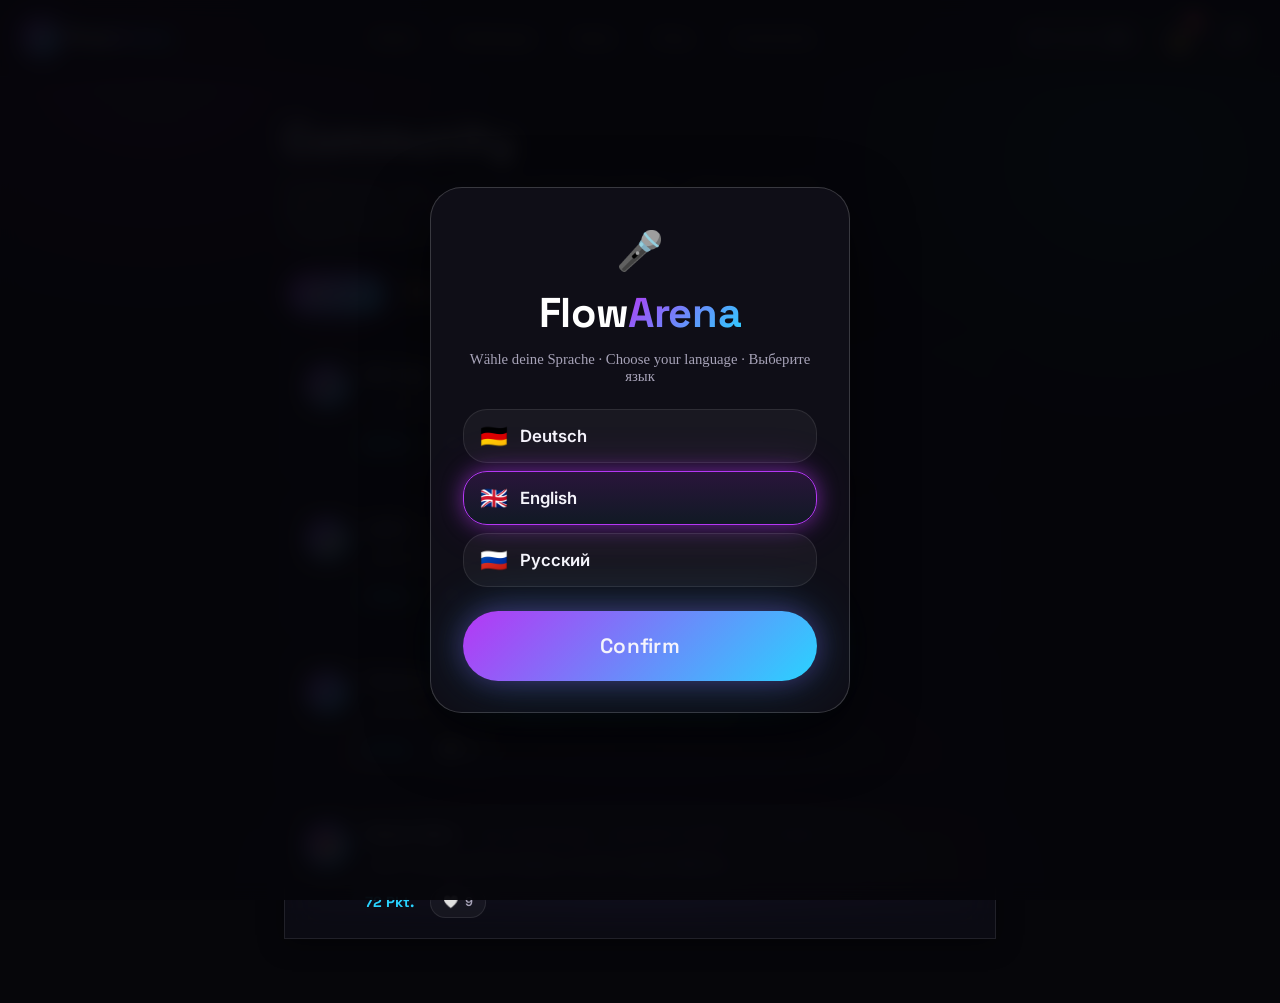
<file: community.html>
<!doctype html>
<html lang="de">
<head>
  <meta charset="UTF-8" />
  <meta name="viewport" content="width=device-width, initial-scale=1, viewport-fit=cover" />
  <title data-i18n="meta.titles.community">FlowArena — Community</title>
  <meta name="description" content="FlowArena Community: veröffentlichte Takes ansehen, liken, Leute finden und die Rangliste checken." />
  <meta name="theme-color" content="#06060a" />

  <link rel="icon" href="data:image/svg+xml,%3Csvg xmlns='http://www.w3.org/2000/svg' viewBox='0 0 100 100'%3E%3Cdefs%3E%3ClinearGradient id='g' x1='0' y1='0' x2='1' y2='1'%3E%3Cstop offset='0' stop-color='%23b537f5'/%3E%3Cstop offset='1' stop-color='%2329d3ff'/%3E%3C/linearGradient%3E%3C/defs%3E%3Crect width='100' height='100' rx='24' fill='%2306060a'/%3E%3Ccircle cx='50' cy='50' r='30' fill='url(%23g)'/%3E%3C/svg%3E" />

  <link rel="preconnect" href="https://fonts.googleapis.com">
  <link rel="preconnect" href="https://fonts.gstatic.com" crossorigin>
  <link href="https://fonts.googleapis.com/css2?family=Space+Grotesk:wght@500;600;700&family=Inter:wght@400;500;600&display=swap" rel="stylesheet">

  <link rel="stylesheet" href="assets/css/tokens.css" />
  <link rel="stylesheet" href="assets/css/base.css" />
  <link rel="stylesheet" href="assets/css/components.css" />
  <link rel="stylesheet" href="assets/css/layout.css" />
  <link rel="stylesheet" href="assets/css/community.css" />
  <link rel="stylesheet" href="assets/css/social.css" />
  <link rel="stylesheet" href="assets/css/ads.css" />
  <link rel="stylesheet" href="assets/css/i18n.css" />
</head>
<body>
  <div class="bg-fx" aria-hidden="true"></div>

  <header class="nav">
    <div class="nav__brand">
      <span class="nav__logo" aria-hidden="true">🎤</span>
      <span>Flow<span class="nav__brand-name">Arena</span></span>
    </div>
    <nav class="nav__links" aria-label="Hauptnavigation">
      <a class="nav__link" href="index.html" data-i18n="nav.home">Home</a>
      <a class="nav__link" href="#" data-i18n="nav.challenges">Challenges</a>
      <a class="nav__link" href="#" data-i18n="nav.beats">Beats</a>
      <a class="nav__link" href="shop.html" data-i18n="nav.shop">Shop</a>
      <a class="nav__link" href="community.html" data-i18n="nav.community">Community</a>
    </nav>
    <div class="nav__actions">
      <span class="chip" style="cursor:default;"><span class="chip__dot"></span><span class="chip__label" data-i18n="common.credits">Credits</span><span class="chip__value" id="creditsValue">–</span></span>
      <div class="notif-wrap">
        <button class="btn-icon" id="notifBellBtn" type="button" data-i18n-attr="aria-label:common.notifications,title:common.notifications">🔔<span class="notif-badge" id="notifBadge" hidden>0</span></button>
        <div class="notif-dropdown" id="notifDropdown" hidden>
          <div class="notif-dropdown__head"><span data-i18n="common.notifications">Benachrichtigungen</span><button type="button" id="notifMarkReadBtn" data-i18n="common.markAllRead">Alle gelesen</button></div>
          <div class="notif-list" id="notifList"></div>
        </div>
      </div>
      <a class="btn-icon" href="profile.html" data-i18n-attr="aria-label:community.openProfile,title:community.profile" style="display:flex; align-items:center; justify-content:center; text-decoration:none; font-size:1.1rem;" id="profileAvatarLink">🎤</a>
    </div>
  </header>

  <main class="page community-page">
    <h1 style="font-size:var(--fs-2xl); margin-bottom:var(--sp-2);" data-i18n="nav.community">Community</h1>
    <p style="color:var(--text-muted); font-size:var(--fs-sm); margin-bottom:var(--sp-6); max-width:560px;" data-i18n="community.introText">
      Veröffentlichte Takes, Leute finden, Rangliste checken — inklusive ein paar Beispiel-Personen, damit hier nicht
      gähnende Leere herrscht. Alles lebt lokal in deinem Browser, es gibt (noch) kein echtes Backend.
    </p>

    <div class="community-tabs" role="tablist">
      <button class="community-tabs__opt is-active" id="tabFeed" type="button" data-i18n="community.tabFeed">📰 Feed</button>
      <button class="community-tabs__opt" id="tabLeaderboard" type="button" data-i18n="community.tabLeaderboard">🏆 Rangliste</button>
      <button class="community-tabs__opt" id="tabSearch" type="button" data-i18n="community.tabSearch">🔍 Suche</button>
    </div>

    <section id="feedView">
      <div class="feed-list" id="feedList"></div>
    </section>

    <section id="leaderboardView" hidden>
      <div class="community-tabs" style="margin-bottom:var(--sp-4);">
        <button class="community-tabs__opt is-active" id="lbScopeAll" type="button" data-i18n="community.scopeAll">🌍 Alle</button>
        <button class="community-tabs__opt" id="lbScopeFriends" type="button" data-i18n="community.scopeFriends">👥 Nur Freunde</button>
      </div>
      <div id="leaderboardList"></div>
    </section>

    <section id="searchView" hidden>
      <input class="select search-input-row" id="peopleSearchInput" type="text" data-i18n-attr="placeholder:community.searchPlaceholder" placeholder="Namen suchen …" />
      <div class="person-list" id="searchResults"></div>
    </section>
  </main>

  <div class="toast" id="toast" role="status" aria-live="polite"></div>

  <script src="assets/js/i18n-data.js"></script>
  <script src="assets/js/i18n.js"></script>
  <script src="assets/js/sound.js"></script>
  <script src="assets/js/data.js"></script>
  <script src="assets/js/profile-data.js"></script>
  <script src="assets/js/community-data.js"></script>
  <script src="assets/js/social-data.js"></script>
  <script src="assets/js/daily-rewards.js"></script>
  <script src="assets/js/community.js"></script>
  <script src="assets/js/notifications-ui.js"></script>
  <script src="assets/js/ads.js"></script>
</body>
</html>
</file>
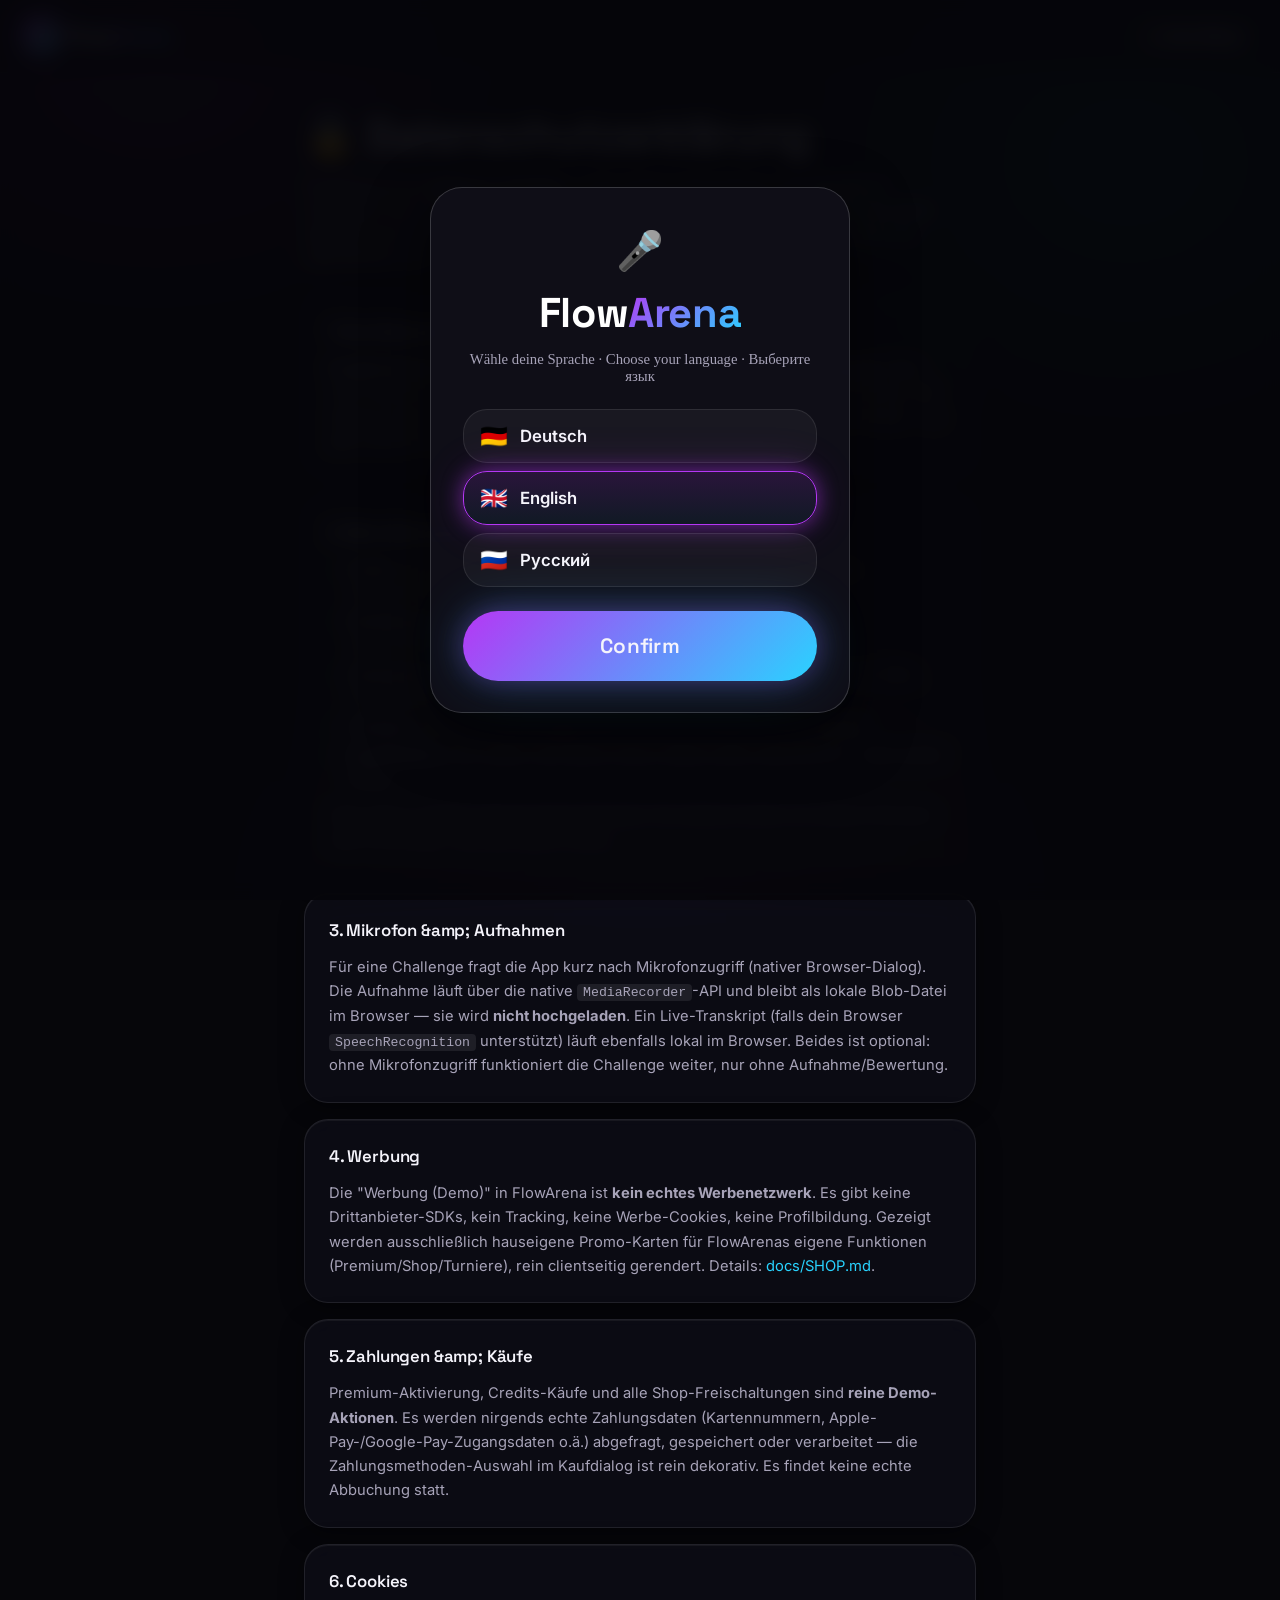
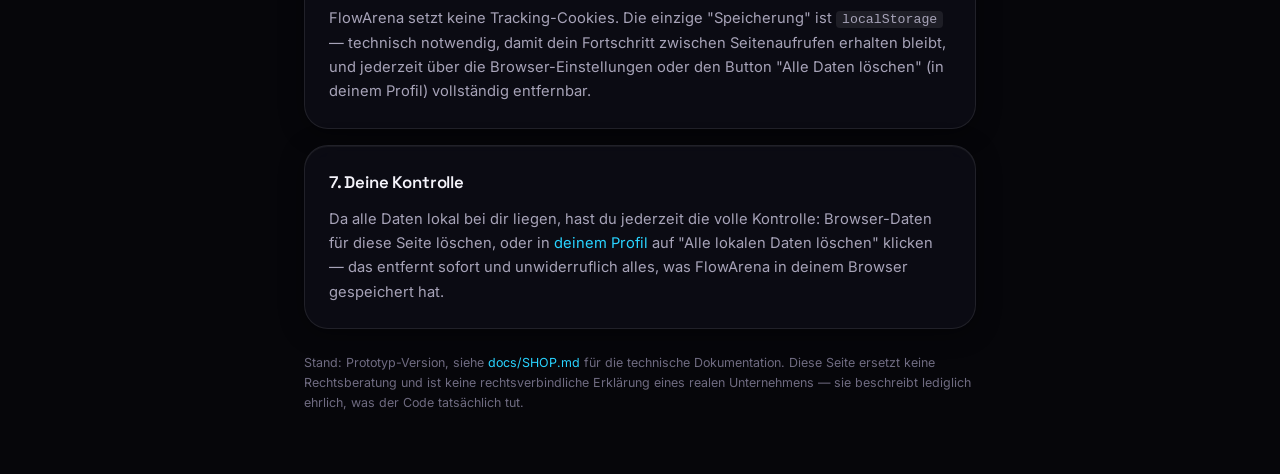
<file: datenschutz.html>
<!doctype html>
<html lang="de">
<head>
  <meta charset="UTF-8" />
  <meta name="viewport" content="width=device-width, initial-scale=1, viewport-fit=cover" />
  <title data-i18n="meta.titles.datenschutz">FlowArena — Datenschutzerklärung</title>
  <meta name="description" content="FlowArena Datenschutzerklärung: was lokal gespeichert wird und was nicht." />
  <meta name="theme-color" content="#06060a" />

  <link rel="icon" href="data:image/svg+xml,%3Csvg xmlns='http://www.w3.org/2000/svg' viewBox='0 0 100 100'%3E%3Cdefs%3E%3ClinearGradient id='g' x1='0' y1='0' x2='1' y2='1'%3E%3Cstop offset='0' stop-color='%23b537f5'/%3E%3Cstop offset='1' stop-color='%2329d3ff'/%3E%3C/linearGradient%3E%3C/defs%3E%3Crect width='100' height='100' rx='24' fill='%2306060a'/%3E%3Ccircle cx='50' cy='50' r='30' fill='url(%23g)'/%3E%3C/svg%3E" />

  <link rel="preconnect" href="https://fonts.googleapis.com">
  <link rel="preconnect" href="https://fonts.gstatic.com" crossorigin>
  <link href="https://fonts.googleapis.com/css2?family=Space+Grotesk:wght@500;600;700&family=Inter:wght@400;500;600&display=swap" rel="stylesheet">

  <link rel="stylesheet" href="assets/css/tokens.css" />
  <link rel="stylesheet" href="assets/css/base.css" />
  <link rel="stylesheet" href="assets/css/components.css" />
  <link rel="stylesheet" href="assets/css/layout.css" />
  <link rel="stylesheet" href="assets/css/legal.css" />
  <link rel="stylesheet" href="assets/css/i18n.css" />
</head>
<body>
  <div class="bg-fx" aria-hidden="true"></div>

  <header class="nav">
    <a class="nav__brand" href="index.html" style="text-decoration:none;">
      <span class="nav__logo" aria-hidden="true">🎤</span>
      <span>Flow<span class="nav__brand-name">Arena</span></span>
    </a>
    <div class="nav__actions">
      <a class="btn btn-glass btn-sm" href="shop.html" style="text-decoration:none;" data-i18n="legal.backToShop">← Zum Shop</a>
    </div>
  </header>

  <main class="page legal-page">
    <h1 style="font-size:var(--fs-2xl); margin-bottom:var(--sp-2);" data-i18n="legal.privacy.pageTitle">🔒 Datenschutzerklärung</h1>
    <p class="legal-page__intro" data-i18n-html="legal.privacy.intro">
      FlowArena ist ein <strong>Software-Prototyp</strong> — kein echtes Unternehmen, kein Betrieb im rechtlichen
      Sinn. Diese Erklärung beschreibt trotzdem ehrlich und vollständig, was diese App technisch mit Daten macht,
      damit du dich informiert entscheiden kannst, bevor du irgendetwas nutzt.
    </p>

    <section class="card-glass legal-section">
      <h2 data-i18n="legal.privacy.s1Title">1. Kurzfassung</h2>
      <p data-i18n-html="legal.privacy.s1Body">
        <strong>Es gibt kein Backend, keinen Server, kein Konto und keine Datenübertragung.</strong> Alles, was
        FlowArena speichert, liegt ausschließlich im <code>localStorage</code> deines Browsers, auf deinem Gerät.
        Nichts wird an uns, an Dritte oder an irgendeinen Server geschickt — es gibt schlicht keinen Server, der
        etwas empfangen könnte.
      </p>
    </section>

    <section class="card-glass legal-section">
      <h2 data-i18n="legal.privacy.s2Title">2. Was lokal gespeichert wird</h2>
      <ul>
        <li data-i18n-html="legal.privacy.s2Li1"><strong>Profil:</strong> Anzeigename, Avatar, Credits-Stand, Premium-Status, Statistiken, freigeschaltete Inhalte.</li>
        <li data-i18n-html="legal.privacy.s2Li2"><strong>Einstellungen:</strong> Schwierigkeit, Beat-Auswahl, Themenfeld, Sound-/Streamer-/Roast-/Street-Modus.</li>
        <li data-i18n-html="legal.privacy.s2Li3"><strong>Community-Inhalte:</strong> von dir veröffentlichte Takes (Text/Score, kein Audio), Likes, Freundesliste, Benachrichtigungen.</li>
        <li data-i18n-html="legal.privacy.s2Li4"><strong>Turniere:</strong> von dir erstellte/beigetretene Turniere, Runden, Voting-Stände.</li>
        <li data-i18n-html="legal.privacy.s2Li5"><strong>Kaufhistorie:</strong> eine lokale Liste deiner Demo-Käufe (siehe Abschnitt 5) — kein echter Beleg.</li>
      </ul>
      <p data-i18n="legal.privacy.s2Footer">Alles davon verlässt niemals deinen Browser. Ein anderes Gerät, ein anderer Browser oder ein privater
      Tab sieht davon nichts.</p>
    </section>

    <section class="card-glass legal-section">
      <h2 data-i18n="legal.privacy.s3Title">3. Mikrofon &amp; Aufnahmen</h2>
      <p data-i18n-html="legal.privacy.s3Body">
        Für eine Challenge fragt die App kurz nach Mikrofonzugriff (nativer Browser-Dialog). Die Aufnahme läuft
        über die native <code>MediaRecorder</code>-API und bleibt als lokale Blob-Datei im Browser — sie wird
        <strong>nicht hochgeladen</strong>. Ein Live-Transkript (falls dein Browser <code>SpeechRecognition</code>
        unterstützt) läuft ebenfalls lokal im Browser. Beides ist optional: ohne Mikrofonzugriff funktioniert die
        Challenge weiter, nur ohne Aufnahme/Bewertung.
      </p>
    </section>

    <section class="card-glass legal-section">
      <h2 data-i18n="legal.privacy.s4Title">4. Werbung</h2>
      <p data-i18n-html="legal.privacy.s4Body">
        Die "Werbung (Demo)" in FlowArena ist <strong>kein echtes Werbenetzwerk</strong>. Es gibt keine
        Drittanbieter-SDKs, kein Tracking, keine Werbe-Cookies, keine Profilbildung. Gezeigt werden ausschließlich
        hauseigene Promo-Karten für FlowArenas eigene Funktionen (Premium/Shop/Turniere), rein clientseitig
        gerendert. Details: <a href="docs/SHOP.md">docs/SHOP.md</a>.
      </p>
    </section>

    <section class="card-glass legal-section">
      <h2 data-i18n="legal.privacy.s5Title">5. Zahlungen &amp; Käufe</h2>
      <p data-i18n-html="legal.privacy.s5Body">
        Premium-Aktivierung, Credits-Käufe und alle Shop-Freischaltungen sind <strong>reine Demo-Aktionen</strong>.
        Es werden nirgends echte Zahlungsdaten (Kartennummern, Apple-Pay-/Google-Pay-Zugangsdaten o.ä.) abgefragt,
        gespeichert oder verarbeitet — die Zahlungsmethoden-Auswahl im Kaufdialog ist rein dekorativ. Es findet
        keine echte Abbuchung statt.
      </p>
    </section>

    <section class="card-glass legal-section">
      <h2 data-i18n="legal.privacy.s6Title">6. Cookies</h2>
      <p data-i18n-html="legal.privacy.s6Body">
        FlowArena setzt keine Tracking-Cookies. Die einzige "Speicherung" ist <code>localStorage</code> — technisch
        notwendig, damit dein Fortschritt zwischen Seitenaufrufen erhalten bleibt, und jederzeit über die
        Browser-Einstellungen oder den Button "Alle Daten löschen" (in deinem Profil) vollständig entfernbar.
      </p>
    </section>

    <section class="card-glass legal-section">
      <h2 data-i18n="legal.privacy.s7Title">7. Deine Kontrolle</h2>
      <p data-i18n-html="legal.privacy.s7Body">
        Da alle Daten lokal bei dir liegen, hast du jederzeit die volle Kontrolle: Browser-Daten für diese Seite
        löschen, oder in <a href="profile.html">deinem Profil</a> auf "Alle lokalen Daten löschen" klicken — das
        entfernt sofort und unwiderruflich alles, was FlowArena in deinem Browser gespeichert hat.
      </p>
    </section>

    <p class="legal-page__footnote" data-i18n-html="legal.privacy.footnote">
      Stand: Prototyp-Version, siehe <a href="docs/SHOP.md">docs/SHOP.md</a> für die technische Dokumentation.
      Diese Seite ersetzt keine Rechtsberatung und ist keine rechtsverbindliche Erklärung eines realen
      Unternehmens — sie beschreibt lediglich ehrlich, was der Code tatsächlich tut.
    </p>
  </main>

  <script src="assets/js/i18n-data.js"></script>
  <script src="assets/js/i18n.js"></script>
</body>
</html>
</file>
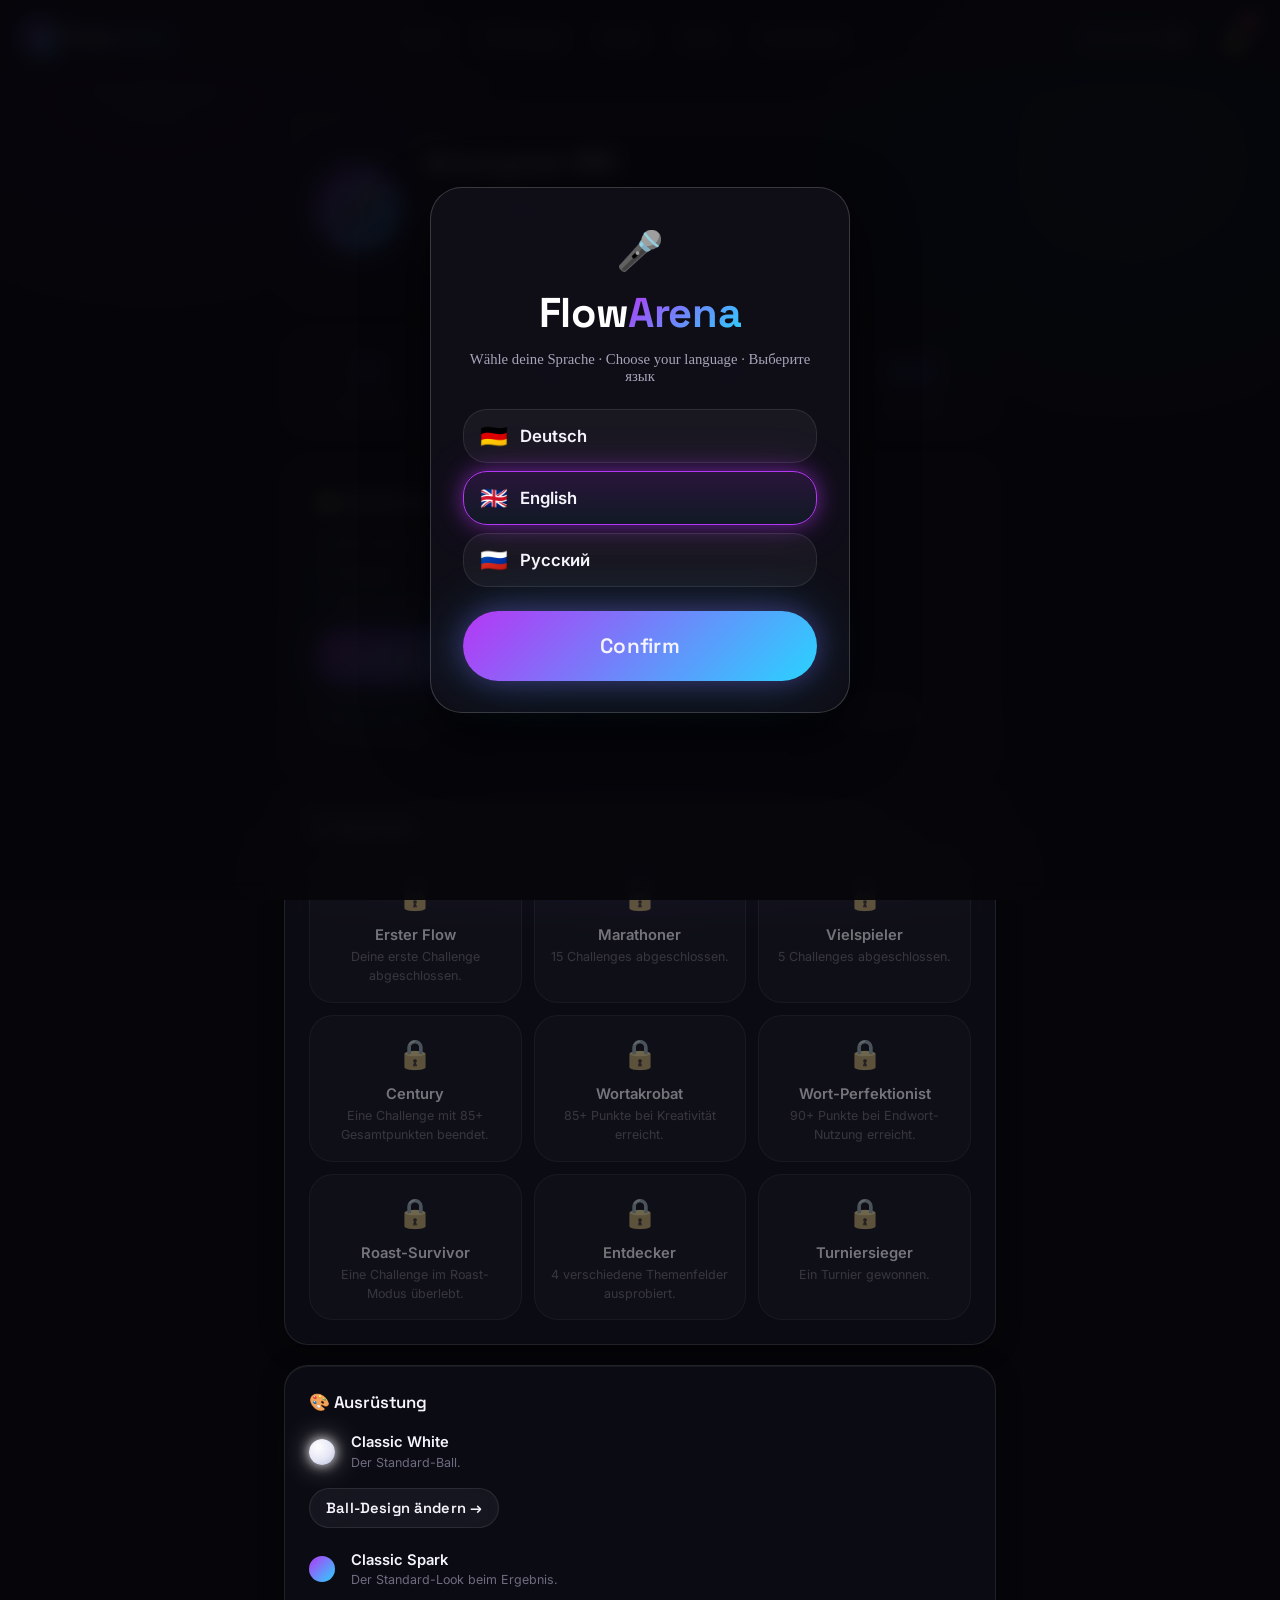
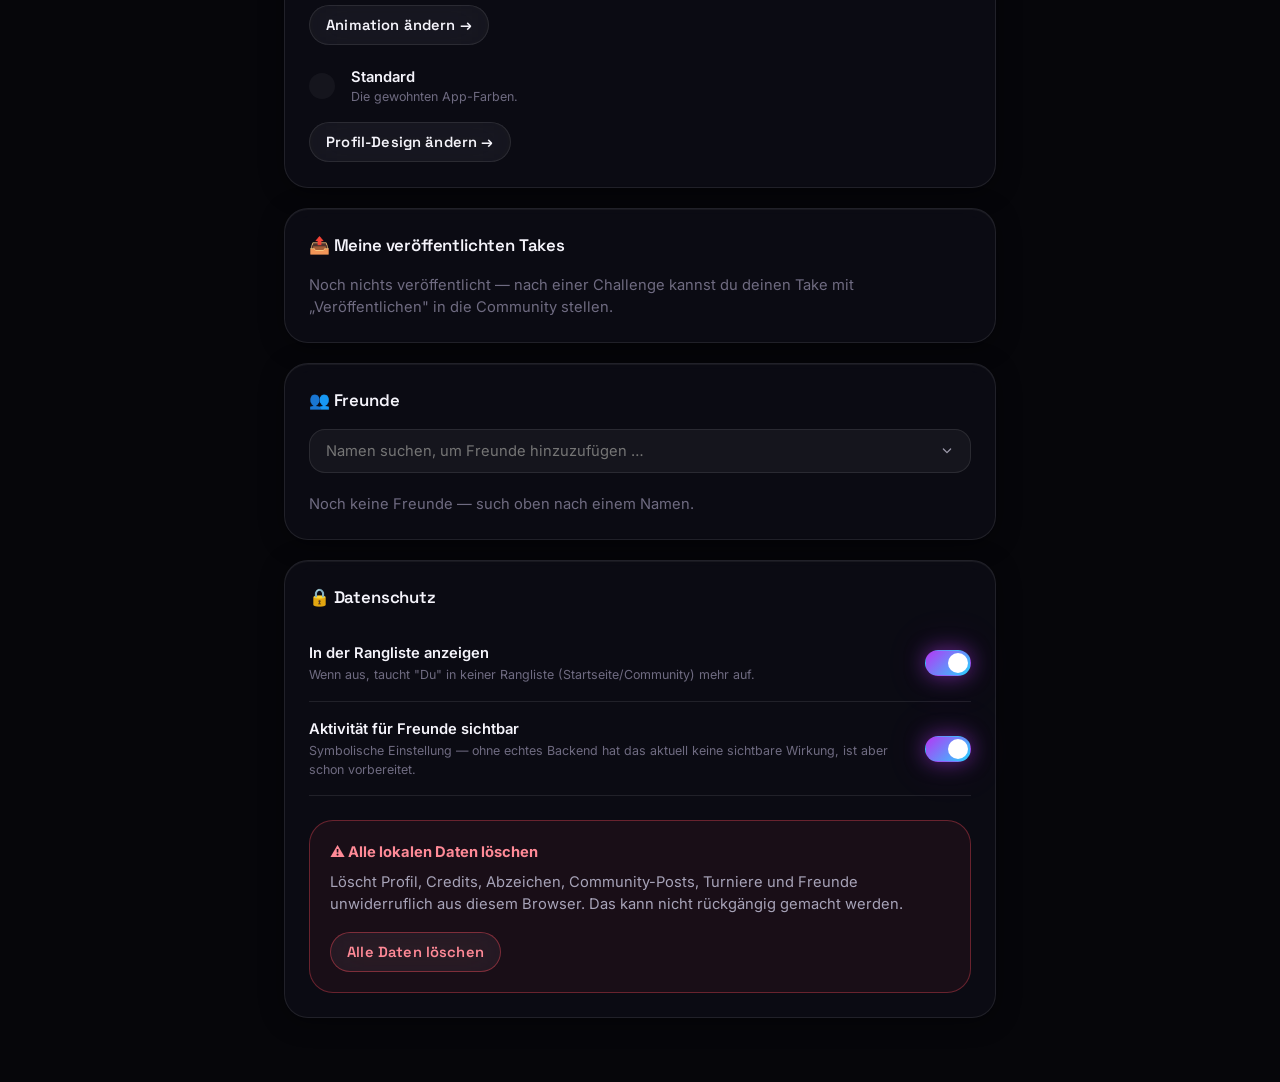
<file: profile.html>
<!doctype html>
<html lang="de">
<head>
  <meta charset="UTF-8" />
  <meta name="viewport" content="width=device-width, initial-scale=1, viewport-fit=cover" />
  <title data-i18n="meta.titles.profile">FlowArena — Dein Profil</title>
  <meta name="description" content="Dein FlowArena-Profil: Credits, Abzeichen, Premium und Statistiken." />
  <meta name="theme-color" content="#06060a" />

  <link rel="icon" href="data:image/svg+xml,%3Csvg xmlns='http://www.w3.org/2000/svg' viewBox='0 0 100 100'%3E%3Cdefs%3E%3ClinearGradient id='g' x1='0' y1='0' x2='1' y2='1'%3E%3Cstop offset='0' stop-color='%23b537f5'/%3E%3Cstop offset='1' stop-color='%2329d3ff'/%3E%3C/linearGradient%3E%3C/defs%3E%3Crect width='100' height='100' rx='24' fill='%2306060a'/%3E%3Ccircle cx='50' cy='50' r='30' fill='url(%23g)'/%3E%3C/svg%3E" />

  <link rel="preconnect" href="https://fonts.googleapis.com">
  <link rel="preconnect" href="https://fonts.gstatic.com" crossorigin>
  <link href="https://fonts.googleapis.com/css2?family=Space+Grotesk:wght@500;600;700&family=Inter:wght@400;500;600&display=swap" rel="stylesheet">

  <link rel="stylesheet" href="assets/css/tokens.css" />
  <link rel="stylesheet" href="assets/css/base.css" />
  <link rel="stylesheet" href="assets/css/components.css" />
  <link rel="stylesheet" href="assets/css/layout.css" />
  <link rel="stylesheet" href="assets/css/community.css" />
  <link rel="stylesheet" href="assets/css/profile.css" />
  <link rel="stylesheet" href="assets/css/social.css" />
  <link rel="stylesheet" href="assets/css/beat-ball.css" />
  <link rel="stylesheet" href="assets/css/ads.css" />
  <link rel="stylesheet" href="assets/css/i18n.css" />
</head>
<body>
  <div class="bg-fx" aria-hidden="true"></div>

  <header class="nav">
    <div class="nav__brand">
      <span class="nav__logo" aria-hidden="true">🎤</span>
      <span>Flow<span class="nav__brand-name">Arena</span></span>
    </div>
    <nav class="nav__links" aria-label="Hauptnavigation">
      <a class="nav__link" href="index.html" data-i18n="nav.home">Home</a>
      <a class="nav__link" href="#" data-i18n="nav.challenges">Challenges</a>
      <a class="nav__link" href="#" data-i18n="nav.beats">Beats</a>
      <a class="nav__link" href="shop.html" data-i18n="nav.shop">Shop</a>
      <a class="nav__link" href="community.html" data-i18n="nav.community">Community</a>
    </nav>
    <div class="nav__actions">
      <span class="chip" style="cursor:default;"><span class="chip__dot"></span><span class="chip__label" data-i18n="common.credits">Credits</span><span class="chip__value" id="creditsValue">–</span></span>
      <div class="notif-wrap">
        <button class="btn-icon" id="notifBellBtn" type="button" data-i18n-attr="aria-label:common.notifications,title:common.notifications">🔔<span class="notif-badge" id="notifBadge" hidden>0</span></button>
        <div class="notif-dropdown" id="notifDropdown" hidden>
          <div class="notif-dropdown__head"><span data-i18n="common.notifications">Benachrichtigungen</span><button type="button" id="notifMarkReadBtn" data-i18n="common.markAllRead">Alle gelesen</button></div>
          <div class="notif-list" id="notifList"></div>
        </div>
      </div>
    </div>
  </header>

  <main class="page profile-page">
    <!-- ============ PROFILE HEADER ============ -->
    <section class="card-glass profile-header" id="profileHeader">
      <div class="profile-avatar-wrap">
        <button class="profile-avatar" id="avatarBtn" type="button" data-i18n-attr="aria-label:profile.changeAvatar,title:profile.changeAvatar">🎤</button>
        <div class="avatar-picker" id="avatarPicker" hidden></div>
      </div>
      <div class="profile-header__body">
        <input class="profile-name-input" id="displayNameInput" type="text" maxlength="24" value="Anonymer MC" data-i18n-attr="aria-label:profile.displayNameLabel" />
        <div class="profile-header__badges" id="profileStatusBadges"></div>
        <p class="profile-header__hint" data-i18n="profile.localProfileHint">Dieses Profil lebt nur in diesem Browser — es gibt (noch) keine echten Accounts. Name und Avatar werden lokal gespeichert.</p>
      </div>
    </section>

    <!-- ============ STATS ============ -->
    <section class="stat-grid" id="statGrid"></section>

    <!-- ============ PREMIUM ============ -->
    <section class="card-glass premium-card" id="premiumCard">
      <!-- per JS befüllt: Upsell ODER "Premium aktiv" -->
    </section>

    <!-- ============ BADGES ============ -->
    <section class="card-glass">
      <h2 class="section-title" data-i18n="profile.badgesTitle">🏅 Abzeichen</h2>
      <div class="badge-grid" id="badgeGrid"></div>
    </section>

    <!-- ============ AUSRÜSTUNG (Ball-Design, Animation, Profil-Design) ============ -->
    <section class="card-glass">
      <h2 class="section-title" data-i18n="profile.equipmentTitle">🎨 Ausrüstung</h2>
      <div class="equipped-ball" id="equippedBall"></div>
      <a class="btn btn-glass btn-sm" href="shop.html#balls" style="text-decoration:none; display:inline-block; margin-top:var(--sp-4);" data-i18n="profile.changeBallDesign">Ball-Design ändern →</a>

      <div class="equipped-ball" id="equippedAnimation" style="margin-top:var(--sp-5);"></div>
      <a class="btn btn-glass btn-sm" href="shop.html#animations" style="text-decoration:none; display:inline-block; margin-top:var(--sp-4);" data-i18n="profile.changeAnimation">Animation ändern →</a>

      <div class="equipped-ball" id="equippedTheme" style="margin-top:var(--sp-5);"></div>
      <a class="btn btn-glass btn-sm" href="shop.html#themes" style="text-decoration:none; display:inline-block; margin-top:var(--sp-4);" data-i18n="profile.changeTheme">Profil-Design ändern →</a>
    </section>

    <!-- ============ MEINE POSTS ============ -->
    <section class="card-glass">
      <h2 class="section-title" data-i18n="profile.myPostsTitle">📤 Meine veröffentlichten Takes</h2>
      <div id="ownPosts"><p class="empty-hint" data-i18n="profile.noPostsYet">Noch nichts veröffentlicht — nach einer Challenge kannst du deinen Take mit „Veröffentlichen" in die Community stellen.</p></div>
    </section>

    <!-- ============ FREUNDE ============ -->
    <section class="card-glass">
      <h2 class="section-title" data-i18n="profile.friendsTitle">👥 Freunde</h2>
      <input class="select search-input-row" id="friendSearchInput" type="text" data-i18n-attr="placeholder:profile.friendSearchPlaceholder" placeholder="Namen suchen, um Freunde hinzuzufügen …" />
      <div class="person-list" id="friendSearchResults" hidden></div>
      <div id="friendsList"></div>
    </section>

    <!-- ============ DATENSCHUTZ ============ -->
    <section class="card-glass">
      <h2 class="section-title" data-i18n="profile.privacyTitle">🔒 Datenschutz</h2>

      <div class="privacy-row">
        <div>
          <div class="privacy-row__label" data-i18n="profile.showInLeaderboardLabel">In der Rangliste anzeigen</div>
          <div class="privacy-row__hint" data-i18n="profile.showInLeaderboardHint">Wenn aus, taucht "Du" in keiner Rangliste (Startseite/Community) mehr auf.</div>
        </div>
        <label class="toggle" id="privacyLeaderboardToggle" role="switch" aria-checked="true">
          <span class="toggle__track"><span class="toggle__thumb"></span></span>
        </label>
      </div>

      <div class="privacy-row">
        <div>
          <div class="privacy-row__label" data-i18n="profile.activityVisibleLabel">Aktivität für Freunde sichtbar</div>
          <div class="privacy-row__hint" data-i18n="profile.activityVisibleHint">Symbolische Einstellung — ohne echtes Backend hat das aktuell keine sichtbare Wirkung, ist aber schon vorbereitet.</div>
        </div>
        <label class="toggle" id="privacyActivityToggle" role="switch" aria-checked="true">
          <span class="toggle__track"><span class="toggle__thumb"></span></span>
        </label>
      </div>

      <div class="danger-zone">
        <div class="danger-zone__title" data-i18n="profile.dangerZoneTitle">⚠️ Alle lokalen Daten löschen</div>
        <p style="color:var(--text-muted); font-size:var(--fs-sm); margin-bottom:var(--sp-4);" data-i18n="profile.dangerZoneText">
          Löscht Profil, Credits, Abzeichen, Community-Posts, Turniere und Freunde unwiderruflich aus diesem Browser.
          Das kann nicht rückgängig gemacht werden.
        </p>
        <button class="btn btn-glass btn-sm" id="resetDataBtn" type="button" style="border-color:rgba(255,75,92,0.4); color:#ff8a97;" data-i18n="profile.resetDataBtn">Alle Daten löschen</button>
      </div>
    </section>
  </main>

  <div class="toast" id="toast" role="status" aria-live="polite"></div>

  <script src="assets/js/i18n-data.js"></script>
  <script src="assets/js/i18n.js"></script>
  <script src="assets/js/sound.js"></script>
  <script src="assets/js/data.js"></script>
  <script src="assets/js/profile-data.js"></script>
  <script src="assets/js/community-data.js"></script>
  <script src="assets/js/social-data.js"></script>
  <script src="assets/js/daily-rewards.js"></script>
  <script src="assets/js/profile.js"></script>
  <script src="assets/js/notifications-ui.js"></script>
  <script src="assets/js/ads.js"></script>
</body>
</html>
</file>
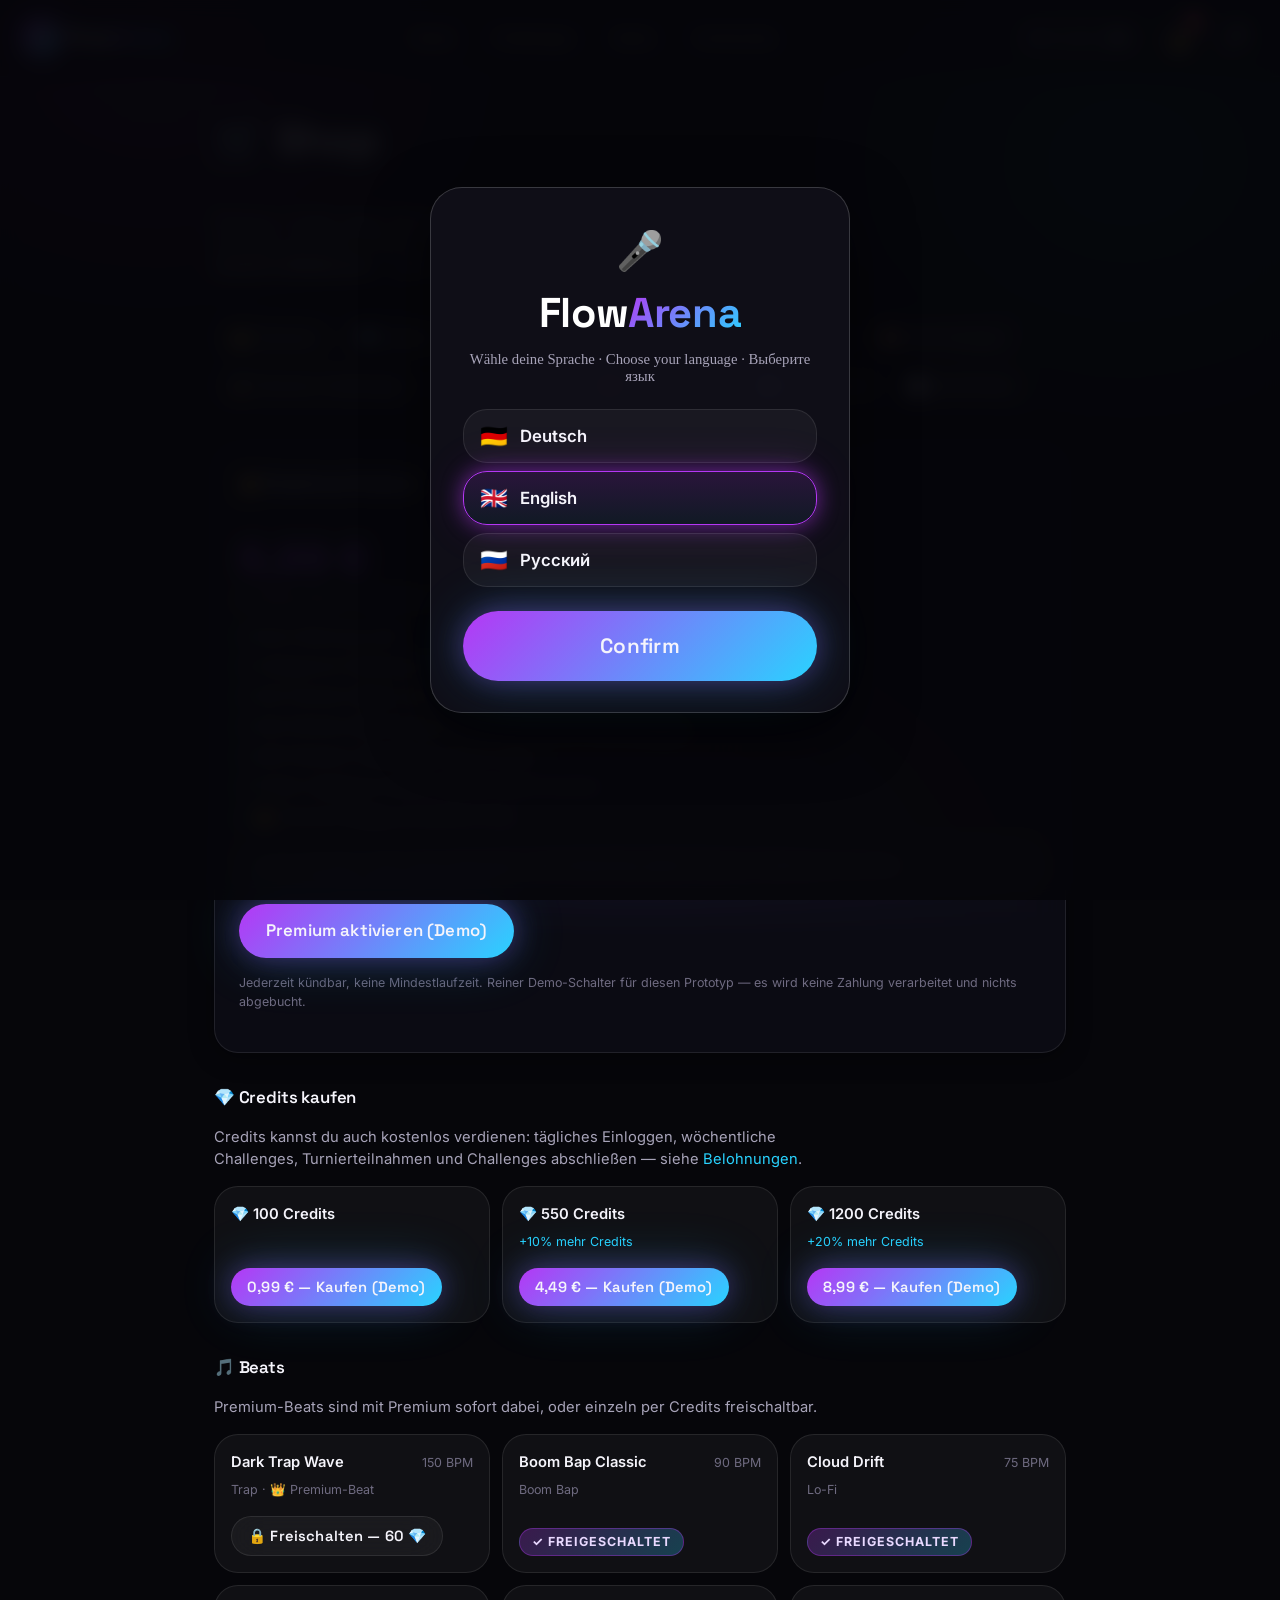
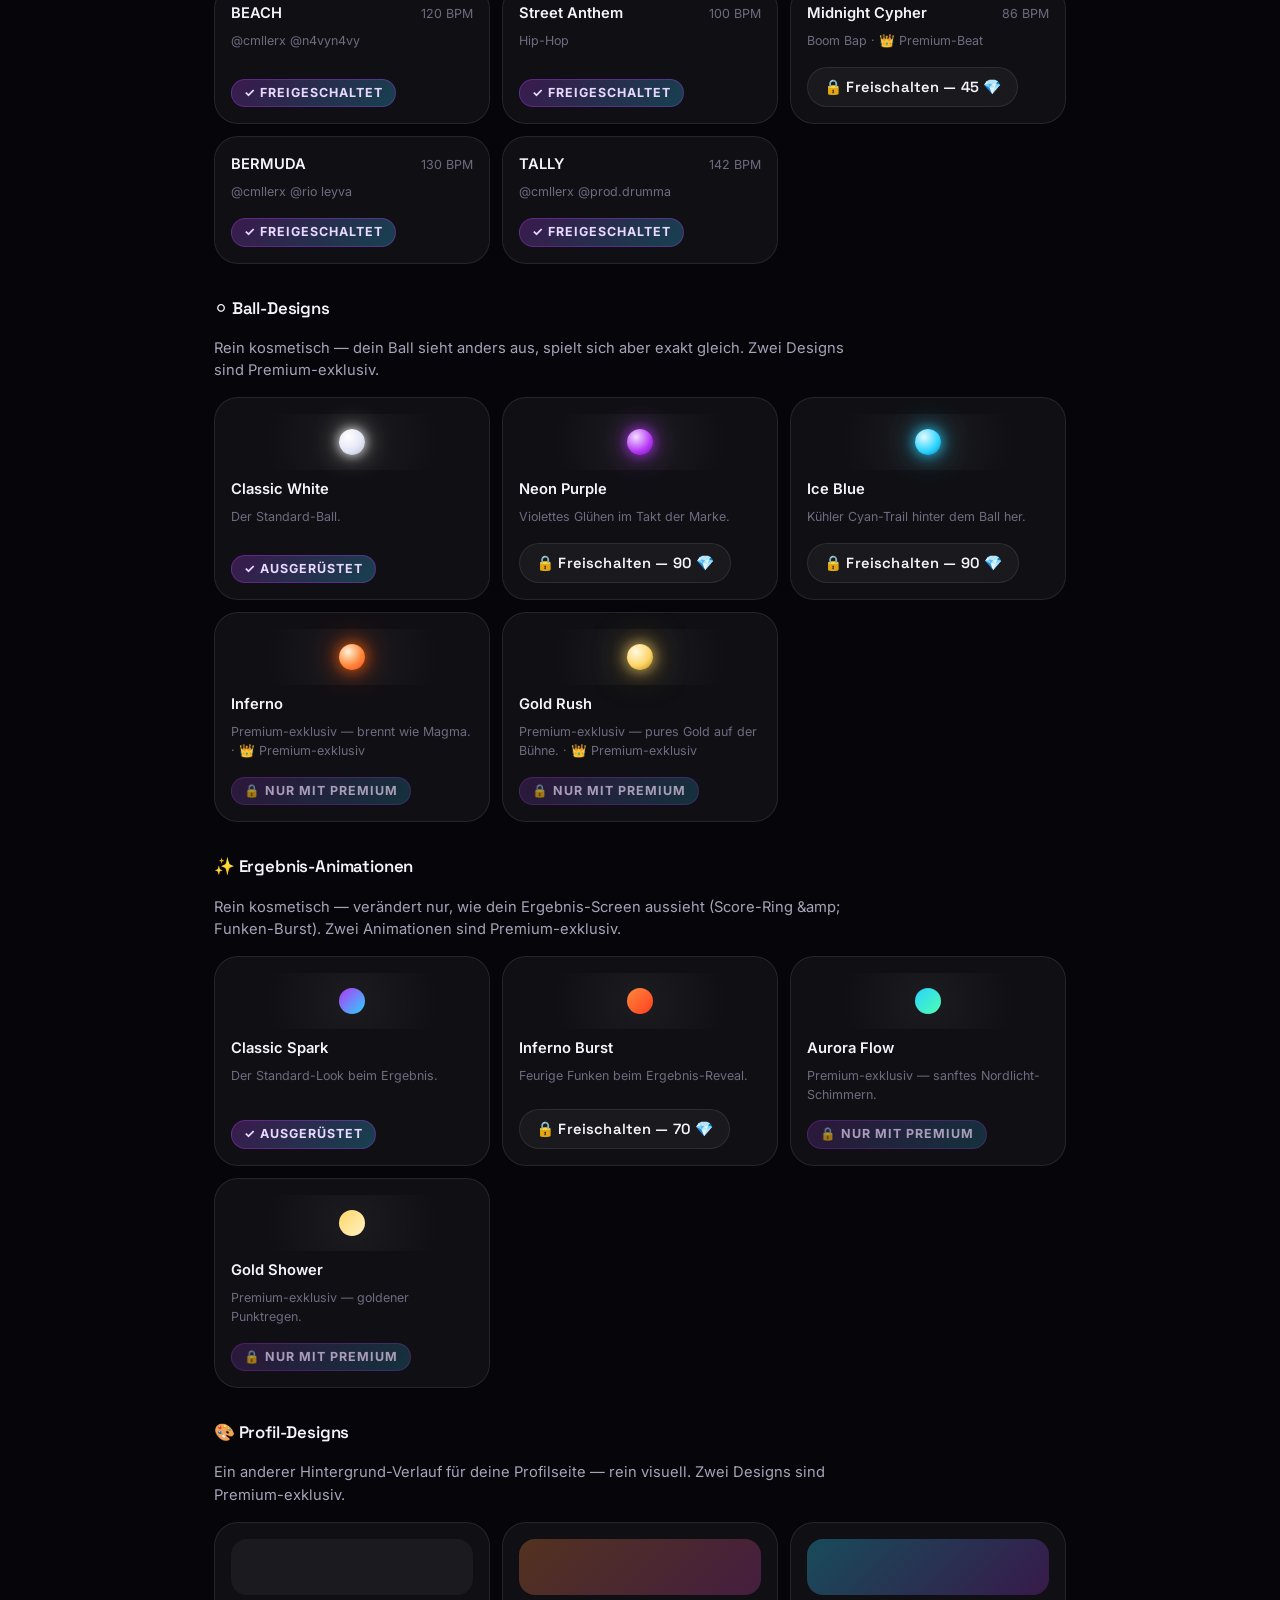
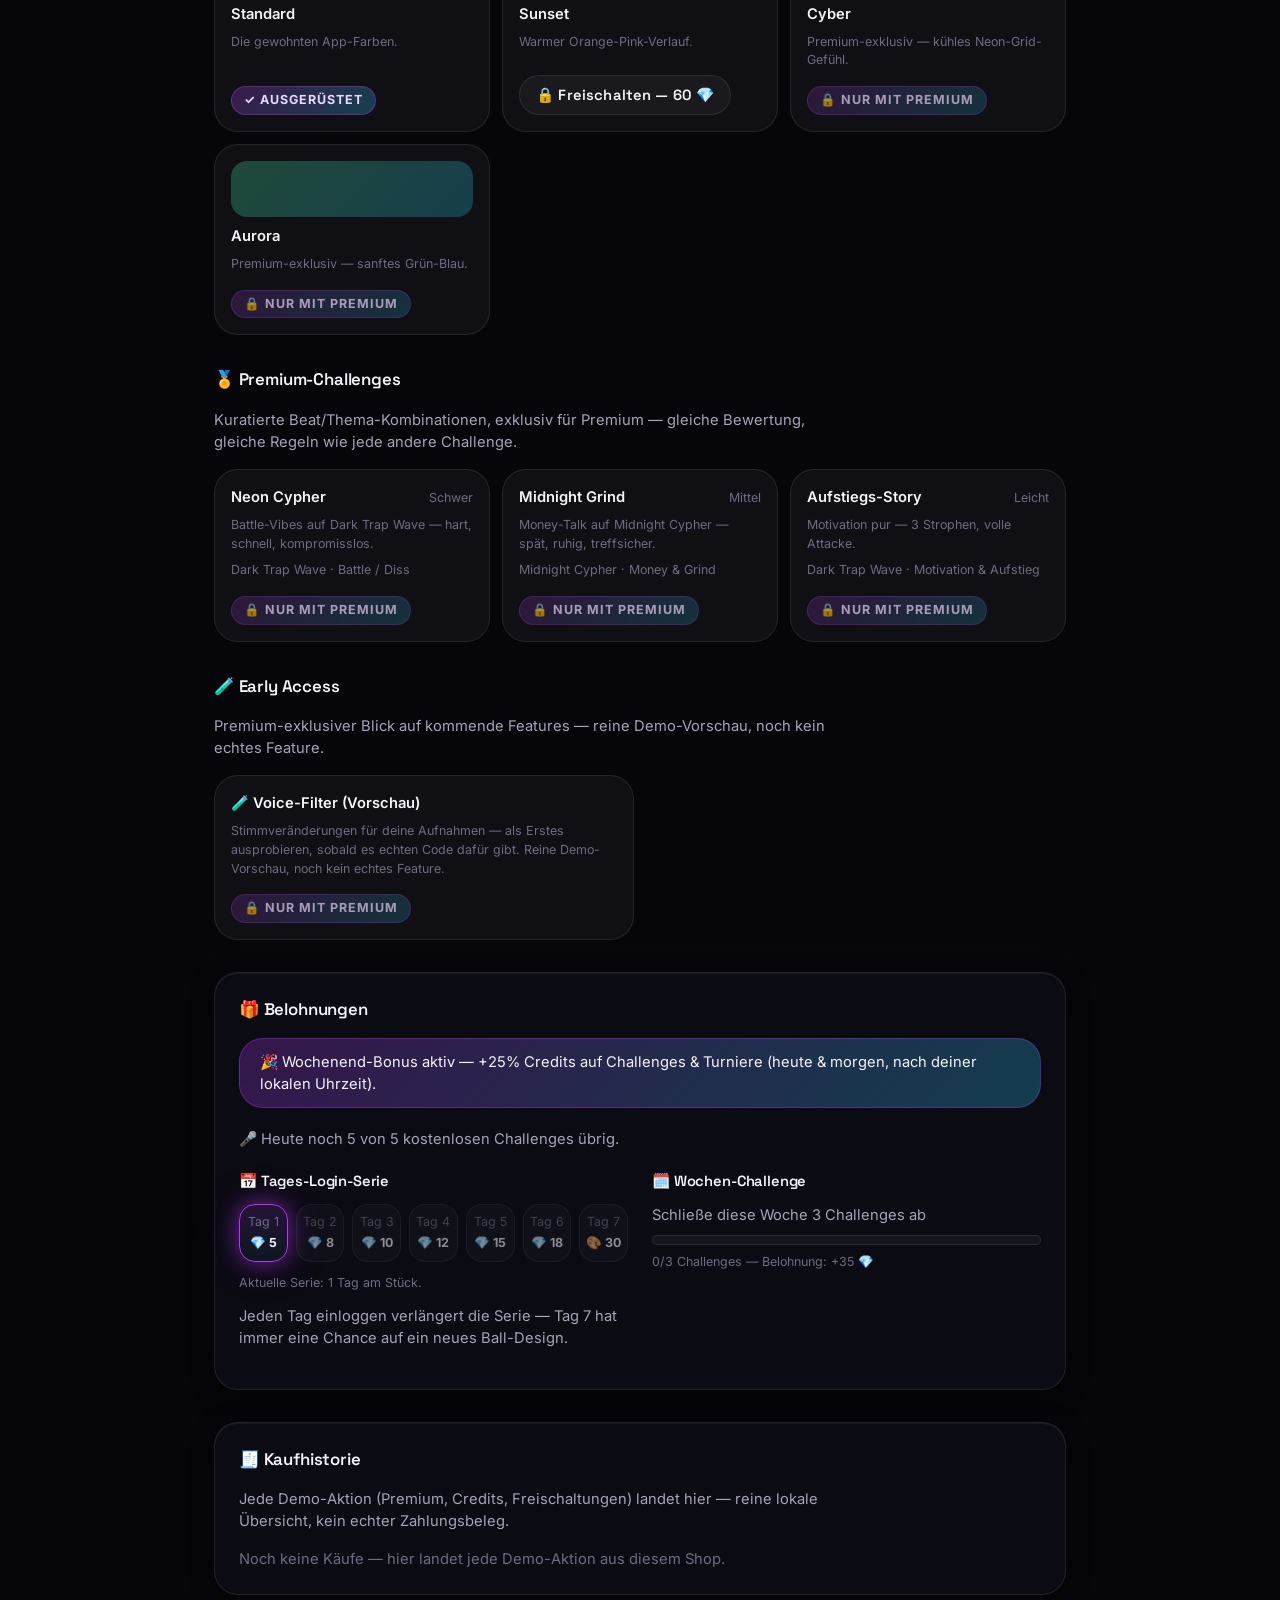
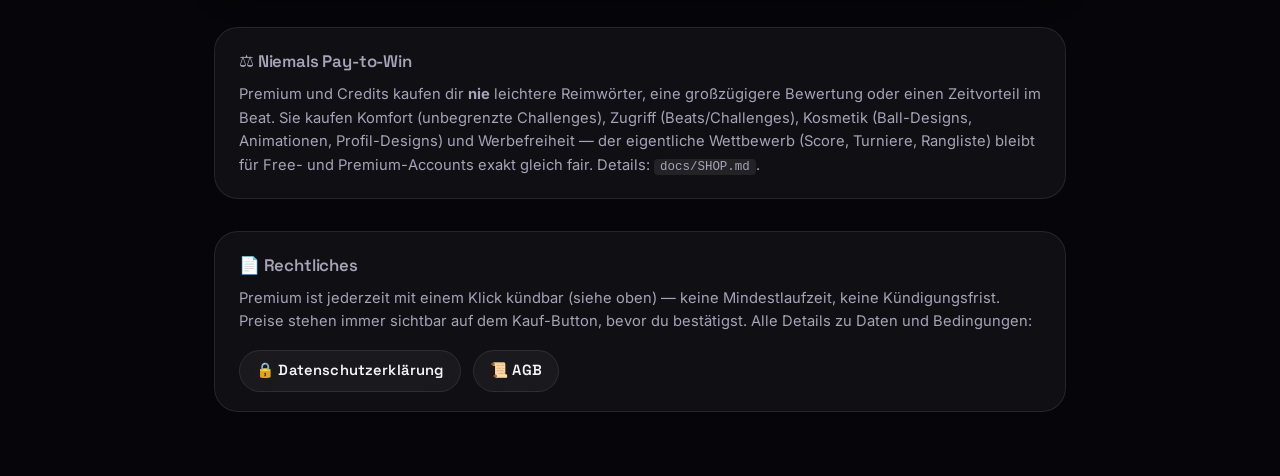
<file: shop.html>
<!doctype html>
<html lang="de">
<head>
  <meta charset="UTF-8" />
  <meta name="viewport" content="width=device-width, initial-scale=1, viewport-fit=cover" />
  <title data-i18n="meta.titles.shop">FlowArena — Shop</title>
  <meta name="description" content="FlowArena Shop: Premium, Credits, Beats, Ball-Designs, Animationen und Profil-Designs — fair, ohne Pay-to-Win." />
  <meta name="theme-color" content="#06060a" />

  <link rel="icon" href="data:image/svg+xml,%3Csvg xmlns='http://www.w3.org/2000/svg' viewBox='0 0 100 100'%3E%3Cdefs%3E%3ClinearGradient id='g' x1='0' y1='0' x2='1' y2='1'%3E%3Cstop offset='0' stop-color='%23b537f5'/%3E%3Cstop offset='1' stop-color='%2329d3ff'/%3E%3C/linearGradient%3E%3C/defs%3E%3Crect width='100' height='100' rx='24' fill='%2306060a'/%3E%3Ccircle cx='50' cy='50' r='30' fill='url(%23g)'/%3E%3C/svg%3E" />

  <link rel="preconnect" href="https://fonts.googleapis.com">
  <link rel="preconnect" href="https://fonts.gstatic.com" crossorigin>
  <link href="https://fonts.googleapis.com/css2?family=Space+Grotesk:wght@500;600;700&family=Inter:wght@400;500;600&display=swap" rel="stylesheet">

  <link rel="stylesheet" href="assets/css/tokens.css" />
  <link rel="stylesheet" href="assets/css/base.css" />
  <link rel="stylesheet" href="assets/css/components.css" />
  <link rel="stylesheet" href="assets/css/layout.css" />
  <link rel="stylesheet" href="assets/css/beat-ball.css" />
  <link rel="stylesheet" href="assets/css/community.css" />
  <link rel="stylesheet" href="assets/css/social.css" />
  <link rel="stylesheet" href="assets/css/shop.css" />
  <link rel="stylesheet" href="assets/css/ads.css" />
  <link rel="stylesheet" href="assets/css/i18n.css" />
</head>
<body>
  <div class="bg-fx" aria-hidden="true"></div>

  <header class="nav">
    <div class="nav__brand">
      <span class="nav__logo" aria-hidden="true">🎤</span>
      <span>Flow<span class="nav__brand-name">Arena</span></span>
    </div>
    <nav class="nav__links" aria-label="Hauptnavigation">
      <a class="nav__link" href="index.html" data-i18n="nav.home">Home</a>
      <a class="nav__link" href="#" data-i18n="nav.challenges">Challenges</a>
      <a class="nav__link" href="#" data-i18n="nav.beats">Beats</a>
      <a class="nav__link" href="community.html" data-i18n="nav.community">Community</a>
    </nav>
    <div class="nav__actions">
      <span class="chip" style="cursor:default;"><span class="chip__dot"></span><span class="chip__label" data-i18n="common.credits">Credits</span><span class="chip__value" id="creditsValue">–</span></span>
      <div class="notif-wrap">
        <button class="btn-icon" id="notifBellBtn" type="button" data-i18n-attr="aria-label:common.notifications,title:common.notifications">🔔<span class="notif-badge" id="notifBadge" hidden>0</span></button>
        <div class="notif-dropdown" id="notifDropdown" hidden>
          <div class="notif-dropdown__head"><span data-i18n="common.notifications">Benachrichtigungen</span><button type="button" id="notifMarkReadBtn" data-i18n="common.markAllRead">Alle gelesen</button></div>
          <div class="notif-list" id="notifList"></div>
        </div>
      </div>
      <a class="btn-icon" href="profile.html" data-i18n-attr="aria-label:community.openProfile,title:community.profile" style="display:flex; align-items:center; justify-content:center; text-decoration:none; font-size:1.1rem;" id="profileAvatarLink">🎤</a>
    </div>
  </header>

  <main class="page shop-page">
    <h1 style="font-size:var(--fs-2xl); margin-bottom:var(--sp-2);" data-i18n="shop.pageTitle">🛒 Shop</h1>
    <p style="color:var(--text-muted); font-size:var(--fs-sm); margin-bottom:var(--sp-2); max-width:640px;">
      <span data-i18n="shop.introTextPre">Premium, Credits, Beats, Ball-Designs und Premium-Challenges — übersichtlich, mit Vorschau und klaren Preisen.
      Alles rein kosmetisch/komfortabel:</span> <strong style="color:var(--text-muted);" data-i18n="shop.introTextBold">nichts hier gibt dir einen Vorteil im
      Wettbewerb</strong> — <span data-i18n="shop.introTextPost">siehe</span> <a href="#fairness" style="color:var(--neon-blue);" data-i18n="shop.introTextLink">„Niemals Pay-to-Win“</a> <span data-i18n="shop.introTextBelow">unten.</span>
    </p>

    <div class="shop-jump-nav">
      <a href="#premium" data-i18n="shop.navPremium">👑 Premium</a>
      <a href="#credits" data-i18n="shop.navCredits">💎 Credits</a>
      <a href="#beats" data-i18n="shop.navBeats">🎵 Beats</a>
      <a href="#balls" data-i18n="shop.navBalls">⚪ Ball-Designs</a>
      <a href="#animations" data-i18n="shop.navAnimations">✨ Animationen</a>
      <a href="#themes" data-i18n="shop.navThemes">🎨 Profil-Designs</a>
      <a href="#challenges" data-i18n="shop.navChallenges">🏅 Premium-Challenges</a>
      <a href="#early-access" data-i18n="shop.navEarlyAccess">🧪 Early Access</a>
      <a href="#rewards" data-i18n="shop.navRewards">🎁 Belohnungen</a>
      <a href="#history" data-i18n="shop.navHistory">🧾 Kaufhistorie</a>
      <a href="#legal" data-i18n="shop.navLegal">📄 Rechtliches</a>
    </div>

    <!-- ============ PREMIUM ============ -->
    <section class="card-glass shop-section" id="premium">
      <h2 class="section-title" data-i18n="profile.premiumUpsellTitle">👑 FlowArena Premium</h2>
      <div id="premiumBlock"></div>
    </section>

    <!-- ============ CREDITS ============ -->
    <section class="shop-section" id="credits">
      <h2 class="section-title" data-i18n="shop.creditsTitle">💎 Credits kaufen</h2>
      <p class="shop-section__hint"><span data-i18n="shop.creditsHintPre">Credits kannst du auch kostenlos verdienen: tägliches Einloggen, wöchentliche Challenges, Turnierteilnahmen und Challenges abschließen — siehe</span> <a href="#rewards" style="color:var(--neon-blue);" data-i18n="shop.navRewardsLink">Belohnungen</a>.</p>
      <div class="shop-grid-3" id="creditPackages"></div>
    </section>

    <!-- ============ BEATS ============ -->
    <section class="shop-section" id="beats">
      <h2 class="section-title" data-i18n="shop.navBeats">🎵 Beats</h2>
      <p class="shop-section__hint" data-i18n="shop.beatsHint">Premium-Beats sind mit Premium sofort dabei, oder einzeln per Credits freischaltbar.</p>
      <div class="shop-grid-3" id="beatCatalog"></div>
    </section>

    <!-- ============ BALL-DESIGNS ============ -->
    <section class="shop-section" id="balls">
      <h2 class="section-title" data-i18n="shop.navBalls">⚪ Ball-Designs</h2>
      <p class="shop-section__hint" data-i18n="shop.ballsHint">Rein kosmetisch — dein Ball sieht anders aus, spielt sich aber exakt gleich. Zwei Designs sind Premium-exklusiv.</p>
      <div class="shop-grid-3" id="ballCatalog"></div>
    </section>

    <!-- ============ ERGEBNIS-ANIMATIONEN ============ -->
    <section class="shop-section" id="animations">
      <h2 class="section-title" data-i18n="shop.animationsTitle">✨ Ergebnis-Animationen</h2>
      <p class="shop-section__hint" data-i18n="shop.animationsHint">Rein kosmetisch — verändert nur, wie dein Ergebnis-Screen aussieht (Score-Ring &amp; Funken-Burst). Zwei Animationen sind Premium-exklusiv.</p>
      <div class="shop-grid-3" id="animationCatalog"></div>
    </section>

    <!-- ============ PROFIL-DESIGNS ============ -->
    <section class="shop-section" id="themes">
      <h2 class="section-title" data-i18n="shop.navThemes">🎨 Profil-Designs</h2>
      <p class="shop-section__hint" data-i18n="shop.themesHint">Ein anderer Hintergrund-Verlauf für deine Profilseite — rein visuell. Zwei Designs sind Premium-exklusiv.</p>
      <div class="shop-grid-3" id="themeCatalog"></div>
    </section>

    <!-- ============ PREMIUM-CHALLENGES ============ -->
    <section class="shop-section" id="challenges">
      <h2 class="section-title" data-i18n="shop.navChallenges">🏅 Premium-Challenges</h2>
      <p class="shop-section__hint" data-i18n="shop.challengesHint">Kuratierte Beat/Thema-Kombinationen, exklusiv für Premium — gleiche Bewertung, gleiche Regeln wie jede andere Challenge.</p>
      <div class="shop-grid-3" id="premiumChallengeCatalog"></div>
    </section>

    <!-- ============ EARLY ACCESS ============ -->
    <section class="shop-section" id="early-access">
      <h2 class="section-title" data-i18n="shop.navEarlyAccess">🧪 Early Access</h2>
      <p class="shop-section__hint" data-i18n="shop.earlyAccessHint">Premium-exklusiver Blick auf kommende Features — reine Demo-Vorschau, noch kein echtes Feature.</p>
      <div id="earlyAccessBlock"></div>
    </section>

    <!-- ============ BELOHNUNGEN ============ -->
    <section class="card-glass shop-section" id="rewards">
      <h2 class="section-title" data-i18n="shop.navRewards">🎁 Belohnungen</h2>
      <div id="eventBanner"></div>
      <div id="dailyLimitStatus"></div>
      <div class="rewards-grid">
        <div class="rewards-block">
          <h3 class="rewards-block__title" data-i18n="shop.loginStreakTitle">📅 Tages-Login-Serie</h3>
          <div class="login-streak" id="loginStreak"></div>
          <p class="shop-section__hint" style="margin-top:var(--sp-3);" data-i18n="shop.loginStreakHint">Jeden Tag einloggen verlängert die Serie — Tag 7 hat immer eine Chance auf ein neues Ball-Design.</p>
        </div>
        <div class="rewards-block">
          <h3 class="rewards-block__title" data-i18n="shop.weeklyChallengeTitle">🗓️ Wochen-Challenge</h3>
          <div id="weeklyChallengeBlock"></div>
        </div>
      </div>
    </section>

    <!-- ============ KAUFHISTORIE ============ -->
    <section class="card-glass shop-section" id="history">
      <h2 class="section-title" data-i18n="shop.navHistory">🧾 Kaufhistorie</h2>
      <p class="shop-section__hint" data-i18n="shop.historyHint">Jede Demo-Aktion (Premium, Credits, Freischaltungen) landet hier — reine lokale Übersicht, kein echter Zahlungsbeleg.</p>
      <div id="purchaseHistory"></div>
    </section>

    <!-- ============ FAIRNESS ============ -->
    <section class="shop-section" id="fairness">
      <div class="fairness-note">
        <h2 class="section-title" style="margin-bottom:var(--sp-2);" data-i18n="shop.fairnessTitle">⚖️ Niemals Pay-to-Win</h2>
        <p data-i18n-html="shop.fairnessText">
          Premium und Credits kaufen dir <strong>nie</strong> leichtere Reimwörter, eine großzügigere Bewertung oder
          einen Zeitvorteil im Beat. Sie kaufen Komfort (unbegrenzte Challenges), Zugriff (Beats/Challenges), Kosmetik
          (Ball-Designs, Animationen, Profil-Designs) und Werbefreiheit — der eigentliche Wettbewerb (Score, Turniere,
          Rangliste) bleibt für Free- und Premium-Accounts exakt gleich fair. Details: <code>docs/SHOP.md</code>.
        </p>
      </div>
    </section>

    <!-- ============ RECHTLICHES ============ -->
    <section class="shop-section" id="legal">
      <div class="fairness-note">
        <h2 class="section-title" style="margin-bottom:var(--sp-2);" data-i18n="shop.legalTitle">📄 Rechtliches</h2>
        <p style="margin-bottom:var(--sp-4);" data-i18n="shop.legalText">
          Premium ist jederzeit mit einem Klick kündbar (siehe oben) — keine Mindestlaufzeit, keine Kündigungsfrist.
          Preise stehen immer sichtbar auf dem Kauf-Button, bevor du bestätigst. Alle Details zu Daten und Bedingungen:
        </p>
        <div class="legal-links">
          <a class="btn btn-glass btn-sm" href="datenschutz.html" style="text-decoration:none;" data-i18n="legal.privacyLink">🔒 Datenschutzerklärung</a>
          <a class="btn btn-glass btn-sm" href="agb.html" style="text-decoration:none;" data-i18n="legal.termsLink">📜 AGB</a>
        </div>
      </div>
    </section>
  </main>

  <!-- ============ KAUFBESTÄTIGUNG (Demo) ============ -->
  <div class="purchase-modal-overlay" id="purchaseModalOverlay" hidden>
    <div class="purchase-modal" id="purchaseModal"></div>
  </div>

  <div class="toast" id="toast" role="status" aria-live="polite"></div>

  <script src="assets/js/i18n-data.js"></script>
  <script src="assets/js/i18n.js"></script>
  <script src="assets/js/sound.js"></script>
  <script src="assets/js/data.js"></script>
  <script src="assets/js/profile-data.js"></script>
  <script src="assets/js/community-data.js"></script>
  <script src="assets/js/social-data.js"></script>
  <script src="assets/js/purchase-data.js"></script>
  <script src="assets/js/daily-rewards.js"></script>
  <script src="assets/js/shop.js"></script>
  <script src="assets/js/notifications-ui.js"></script>
  <script src="assets/js/ads.js"></script>
</body>
</html>
</file>
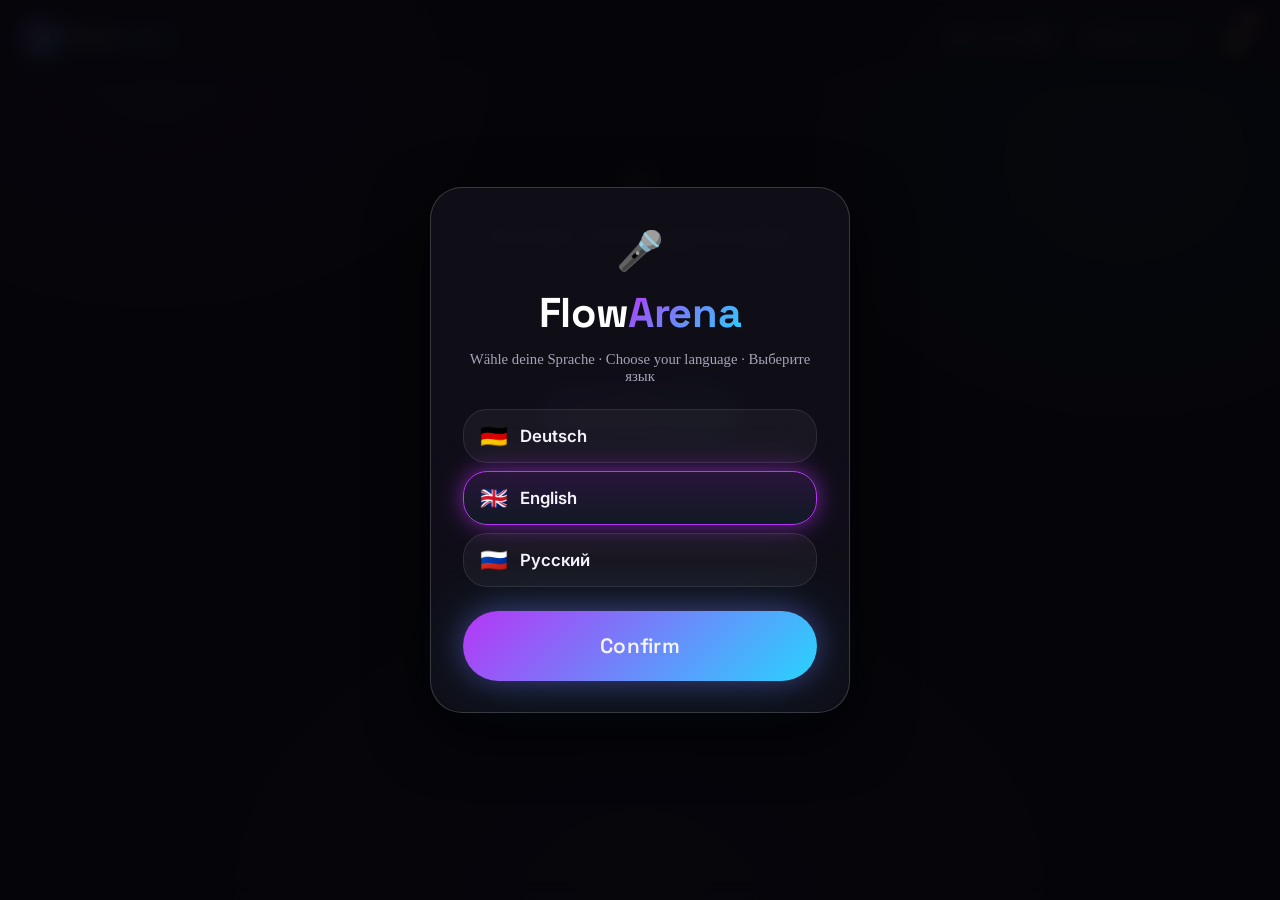
<file: tournament.html>
<!doctype html>
<html lang="de">
<head>
  <meta charset="UTF-8" />
  <meta name="viewport" content="width=device-width, initial-scale=1, viewport-fit=cover" />
  <title data-i18n="meta.titles.tournament">FlowArena — Turnier-Raum</title>
  <meta name="description" content="Turnier-Lobby, gemeinsame Runden und Voting — Beitritt per Raum-Code." />
  <meta name="theme-color" content="#06060a" />

  <link rel="icon" href="data:image/svg+xml,%3Csvg xmlns='http://www.w3.org/2000/svg' viewBox='0 0 100 100'%3E%3Cdefs%3E%3ClinearGradient id='g' x1='0' y1='0' x2='1' y2='1'%3E%3Cstop offset='0' stop-color='%23b537f5'/%3E%3Cstop offset='1' stop-color='%2329d3ff'/%3E%3C/linearGradient%3E%3C/defs%3E%3Crect width='100' height='100' rx='24' fill='%2306060a'/%3E%3Ccircle cx='50' cy='50' r='30' fill='url(%23g)'/%3E%3C/svg%3E" />

  <link rel="preconnect" href="https://fonts.googleapis.com">
  <link rel="preconnect" href="https://fonts.gstatic.com" crossorigin>
  <link href="https://fonts.googleapis.com/css2?family=Space+Grotesk:wght@500;600;700&family=Inter:wght@400;500;600&display=swap" rel="stylesheet">

  <link rel="stylesheet" href="assets/css/tokens.css" />
  <link rel="stylesheet" href="assets/css/base.css" />
  <link rel="stylesheet" href="assets/css/components.css" />
  <link rel="stylesheet" href="assets/css/layout.css" />
  <link rel="stylesheet" href="assets/css/beat-ball.css" />
  <link rel="stylesheet" href="assets/css/challenge.css" />
  <link rel="stylesheet" href="assets/css/community.css" />
  <link rel="stylesheet" href="assets/css/tournament.css" />
  <link rel="stylesheet" href="assets/css/social.css" />
  <link rel="stylesheet" href="assets/css/i18n.css" />
</head>
<body>
  <div class="bg-fx" aria-hidden="true"></div>
  <div class="beat-pulse-overlay" id="beatPulseOverlay" aria-hidden="true"></div>
  <div class="stage-dim" id="stageDim" aria-hidden="true"></div>

  <header class="nav">
    <a class="nav__brand" href="index.html" style="text-decoration:none;">
      <span class="nav__logo" aria-hidden="true">🎤</span>
      <span>Flow<span class="nav__brand-name">Arena</span></span>
    </a>
    <div class="nav__actions">
      <span class="chip" style="cursor:default;"><span class="chip__dot"></span><span class="chip__label" data-i18n="common.credits">Credits</span><span class="chip__value" id="creditsValue">–</span></span>
      <span class="chip" style="cursor:default;" id="roomCodeChip"><span class="chip__dot"></span><span class="chip__label" data-i18n="tournament.roomLabel">Raum</span><span class="chip__value" id="roomCodeChipValue">----</span></span>
      <div class="notif-wrap">
        <button class="btn-icon" id="notifBellBtn" type="button" data-i18n-attr="aria-label:common.notifications,title:common.notifications">🔔<span class="notif-badge" id="notifBadge" hidden>0</span></button>
        <div class="notif-dropdown" id="notifDropdown" hidden>
          <div class="notif-dropdown__head"><span data-i18n="common.notifications">Benachrichtigungen</span><button type="button" id="notifMarkReadBtn" data-i18n="common.markAllRead">Alle gelesen</button></div>
          <div class="notif-list" id="notifList"></div>
        </div>
      </div>
    </div>
  </header>

  <main class="page tournament-page">
    <!-- ============ NICHT GEFUNDEN ============ -->
    <section id="screenNotFound" hidden style="text-align:center; padding-top:var(--sp-16);">
      <div class="coming-soon__icon">🔍</div>
      <h1 style="font-size:var(--fs-xl); margin:var(--sp-4) 0;" data-i18n="tournament.notFoundTitle">Turnier nicht gefunden</h1>
      <p style="color:var(--text-muted); font-size:var(--fs-sm); max-width:420px; margin:0 auto var(--sp-6);" data-i18n="tournament.notFoundText">
        Kein Turnier mit diesem Code gespeichert. Denk dran: Turniere sind aktuell lokal auf
        diesem Gerät gespeichert — ein Code funktioniert nur im selben Browser, in dem das
        Turnier erstellt wurde (siehe docs/TOURNAMENTS.md).
      </p>
      <a class="btn btn-primary" href="index.html" data-i18n="common.homeLink">🏠 Zur Startseite</a>
    </section>

    <!-- ============ LOBBY ============ -->
    <section id="screenLobby" hidden>
      <div class="card-glass room-code-card">
        <div class="room-code-label" data-i18n="tournament.roomCodeLabel">Raum-Code</div>
        <div class="room-code-value" id="roomCodeValue">----</div>
        <p class="room-code-hint" data-i18n="tournament.roomCodeHint">Gib diesen Code an andere weiter, damit sie über „Turnier beitreten" mitmachen können (funktioniert aktuell nur im selben Browser, siehe Hinweis unten).</p>
      </div>

      <h2 class="section-title" style="text-align:center;" data-i18n="tournament.participantsTitle">👥 Teilnehmende</h2>
      <div class="player-grid" id="playerGrid"></div>

      <div class="lobby-actions" id="hostLobbyActions" hidden>
        <button class="btn btn-glass" id="inviteFriendBtn" type="button" data-i18n="tournament.inviteFriendBtn">👥 Freund einladen</button>
        <button class="btn btn-glass" id="addBotsBtn" type="button" data-i18n="tournament.addBotsBtn">🎲 Bots hinzufügen (Demo)</button>
        <button class="btn btn-primary" id="startTournamentBtn" type="button" disabled data-i18n="tournament.startBtn">▶️ Turnier starten</button>
      </div>
      <div class="person-list" id="inviteFriendPanel" hidden style="max-width:420px; margin:var(--sp-4) auto 0;"></div>
      <p id="waitingHint" hidden style="text-align:center; color:var(--text-dim); font-size:var(--fs-sm); margin-top:var(--sp-6);" data-i18n="tournament.waitingHostHint">⏳ Warte, bis der Host das Turnier startet …</p>

      <p style="text-align:center; margin-top:var(--sp-8);">
        <button class="stage-exit" id="leaveLobbyBtn" type="button" data-i18n="tournament.leaveLobbyBtn">Turnier verlassen</button>
      </p>
    </section>

    <!-- ============ RUNDEN-COUNTDOWN ============ -->
    <section id="screenRoundIntro" hidden style="text-align:center;">
      <span class="badge" id="roundIntroBadge">Runde 1 von 3</span>
      <div class="countdown-flash" id="countdownFlash" aria-hidden="true"></div>
      <div class="countdown-number" id="countdownNumber" style="margin-top:var(--sp-6);">3</div>
      <p class="countdown-label" id="countdownLabel" data-i18n="tournament.roundIntroLabel">Alle Teilnehmenden rappen dieselben Wörter …</p>
    </section>

    <!-- ============ RUNDE LIVE ============ -->
    <section id="screenRoundLive" hidden style="width:100%; max-width:760px; text-align:center;">
      <div class="round-progress" id="roundProgressLive"></div>
      <div class="verse-meta" style="justify-content:center;">
        <span class="badge badge-compact" id="roundLiveBadgeRound">1/3</span>
        <span class="badge badge-compact" id="roundLiveBadgeStanza">1/3</span>
        <span class="badge badge-compact" id="roundLiveBadgeLine">Zeile 1/5</span>
      </div>
      <p class="live-hint" data-i18n="tournament.liveHint">Rap frei — beende jede Zeile mit dem markierten Wort. Alle im Turnier bekommen dieselben Wörter.</p>

      <div class="word-rack-wrap" id="wordRackWrap">
        <div class="word-rack" id="wordRack"></div>
        <div class="beat-ball" id="gameBall" aria-hidden="true"></div>
        <div class="spark-layer" id="gameSparkLayer" aria-hidden="true"></div>
      </div>

      <div class="line-timer" id="lineTimerWrap"><div class="line-timer__fill" id="lineTimerFill"></div></div>

      <p class="line-preview-heading" id="linePreviewHeading" hidden data-i18n="challenge.upcomingHeading">Als Nächstes</p>
      <div class="line-preview-list" id="linePreviewList" aria-hidden="true"></div>
    </section>

    <!-- ============ RUNDEN-AUSWERTUNG / VOTING ============ -->
    <section id="screenRoundVoting" hidden>
      <div class="round-progress" id="roundProgressVoting"></div>
      <h2 class="section-title" style="text-align:center;"><span data-i18n="tournament.votingTitlePrefix">🗳️ Runde</span> <span id="votingRoundNumber">1</span> <span data-i18n="tournament.votingTitleSuffix">— Takes &amp; Voting</span></h2>
      <p style="text-align:center; color:var(--text-muted); font-size:var(--fs-sm); margin-bottom:var(--sp-4);" data-i18n="tournament.botTakesHint">
        Bot-Takes sind Demo-Simulationen (kein echtes Audio) — deiner ist der einzige echte Take, den du dir anhören kannst.
      </p>
      <div class="submission-list" id="submissionList"></div>

      <div class="lobby-actions" id="hostVotingActions" hidden>
        <button class="btn btn-primary" id="nextRoundBtn" type="button" data-i18n="tournament.nextRoundBtn">Nächste Runde →</button>
      </div>
      <p id="waitingVoteHint" hidden style="text-align:center; color:var(--text-dim); font-size:var(--fs-sm); margin-top:var(--sp-4);" data-i18n="tournament.waitingVoteHint">⏳ Warte auf den Host für die nächste Runde …</p>
    </section>

    <!-- ============ FINALE / SIEGER ============ -->
    <section id="screenFinal" hidden>
      <div class="card-glass winner-banner" id="winnerBanner">
        <div class="score-burst" id="winnerBurst" aria-hidden="true"></div>
        <div class="winner-banner__avatar" id="winnerAvatar">🏆</div>
        <div class="winner-banner__title" id="winnerName">—</div>
        <p style="color:var(--text-muted); font-size:var(--fs-sm);" data-i18n="tournament.winsText">gewinnt das Turnier!</p>
      </div>

      <h2 class="section-title" style="text-align:center;" data-i18n="tournament.standingsTitle">Gesamtstand</h2>
      <div id="standingsList"></div>

      <div class="lobby-actions">
        <button class="btn btn-glass" id="saveClipBtn" type="button" data-i18n="tournament.saveClipBtn">⬇️ Meinen Take als Clip speichern</button>
        <button class="btn btn-primary" id="shareResultBtn" type="button" data-i18n="tournament.shareResultBtn">📤 Ergebnis in der Community teilen</button>
      </div>
      <div class="lobby-actions">
        <a class="btn btn-glass" href="index.html" style="text-decoration:none;" data-i18n="common.homeLink">🏠 Zur Startseite</a>
      </div>
    </section>
  </main>

  <div class="toast" id="toast" role="status" aria-live="polite"></div>

  <script src="assets/js/i18n-data.js"></script>
  <script src="assets/js/i18n.js"></script>
  <script src="assets/js/sound.js"></script>
  <script src="assets/js/data.js"></script>
  <script src="assets/js/profile-data.js"></script>
  <script src="assets/js/community-data.js"></script>
  <script src="assets/js/social-data.js"></script>
  <script src="assets/js/tournament-data.js"></script>
  <script src="assets/js/daily-rewards.js"></script>
  <script src="assets/js/spark-fx.js"></script>
  <script src="assets/js/beat-clock.js"></script>
  <script src="assets/js/beat-audio.js"></script>
  <script src="assets/js/rhyme-data-generated.js"></script>
  <script src="assets/js/rhyme-generator.js"></script>
  <script src="assets/js/rhyme-slang.js"></script>
  <script src="assets/js/rhyme-engine.js"></script>
  <script src="assets/js/ai/registry.js"></script>
  <script src="assets/js/ai/rhyme-provider.local.js"></script>
  <script src="assets/js/ai/evaluation-provider.local.js"></script>
  <script src="assets/js/ai/speech-provider.web.js"></script>
  <script src="assets/js/tournament.js"></script>
  <script src="assets/js/notifications-ui.js"></script>
</body>
</html>
</file>
<file: assets/css/tokens.css>
/* =========================================================================
   FlowArena — Design Tokens
   Modul 1: Design-System & UI-Richtlinien
   -------------------------------------------------------------------------
   Zentrale Design-Variablen. Diese Datei ist die "single source of truth"
   für Farben, Typografie, Radien, Schatten und Motion. Eine spätere
   Next.js/Tailwind-Migration kann diese Tokens 1:1 in tailwind.config.js
   übernehmen (siehe docs/DESIGN_SYSTEM.md → Tailwind-Mapping).
   ========================================================================= */

:root {
  color-scheme: dark;

  /* ---------- Basis (Schwarz) ---------- */
  --bg: #06060a;
  --bg-elevated: #0b0b12;
  --bg-elevated-2: #101018;
  --surface: rgba(255, 255, 255, 0.045);
  --surface-strong: rgba(255, 255, 255, 0.08);
  --surface-hover: rgba(255, 255, 255, 0.09);
  --border: rgba(255, 255, 255, 0.09);
  --border-strong: rgba(255, 255, 255, 0.18);

  /* ---------- Text ---------- */
  --text: #f5f4fb;
  --text-muted: #a7a3b8;
  --text-dim: #6f6b81;

  /* ---------- Neon-Akzente ---------- */
  --neon-purple: #b537f5;
  --neon-purple-2: #8b5cf6;
  --neon-blue: #29d3ff;
  --neon-blue-2: #3ba7ff;
  --neon-pink: #ff4fd8;

  --gradient-accent: linear-gradient(135deg, var(--neon-purple) 0%, var(--neon-blue) 100%);
  --gradient-accent-soft: linear-gradient(135deg, rgba(181, 55, 245, 0.25) 0%, rgba(41, 211, 255, 0.25) 100%);

  /* ---------- Glow / Schatten ---------- */
  --glow-purple: 0 0 20px rgba(181, 55, 245, 0.5), 0 0 46px rgba(181, 55, 245, 0.18);
  --glow-blue: 0 0 20px rgba(41, 211, 255, 0.45), 0 0 46px rgba(41, 211, 255, 0.16);
  --glow-mixed: 0 0 28px rgba(139, 92, 246, 0.4), 0 0 56px rgba(41, 211, 255, 0.22);
  --shadow-soft: 0 10px 30px rgba(0, 0, 0, 0.45);
  --shadow-card: 0 4px 24px rgba(0, 0, 0, 0.4), inset 0 1px 0 rgba(255, 255, 255, 0.05);
  --shadow-elevated: 0 20px 60px rgba(0, 0, 0, 0.55);

  /* ---------- Glas-Effekt ---------- */
  --glass-blur: 18px;
  --glass-bg: rgba(18, 17, 28, 0.55);
  --glass-bg-strong: rgba(18, 17, 28, 0.78);

  /* ---------- Radien ---------- */
  --r-sm: 10px;
  --r-md: 16px;
  --r-lg: 24px;
  --r-xl: 32px;
  --r-pill: 999px;

  /* ---------- Abstände (4px-Skala) ---------- */
  --sp-1: 4px;
  --sp-2: 8px;
  --sp-3: 12px;
  --sp-4: 16px;
  --sp-5: 20px;
  --sp-6: 24px;
  --sp-8: 32px;
  --sp-10: 40px;
  --sp-12: 48px;
  --sp-16: 64px;
  --sp-20: 80px;

  /* ---------- Typografie ---------- */
  --font-display: "Space Grotesk", "Segoe UI", system-ui, sans-serif;
  --font-body: "Inter", "Segoe UI", system-ui, sans-serif;

  --fs-xs: clamp(0.72rem, 0.7rem + 0.1vw, 0.78rem);
  --fs-sm: clamp(0.84rem, 0.8rem + 0.15vw, 0.92rem);
  --fs-md: clamp(0.95rem, 0.92rem + 0.2vw, 1.05rem);
  --fs-lg: clamp(1.1rem, 1rem + 0.5vw, 1.3rem);
  --fs-xl: clamp(1.4rem, 1.2rem + 1vw, 1.8rem);
  --fs-2xl: clamp(1.9rem, 1.5rem + 2vw, 2.6rem);
  --fs-3xl: clamp(2.4rem, 1.8rem + 3.2vw, 4rem);

  /* ---------- Motion ---------- */
  --ease-out: cubic-bezier(0.16, 1, 0.3, 1);
  --ease-spring: cubic-bezier(0.34, 1.56, 0.64, 1);
  --dur-fast: 150ms;
  --dur-med: 280ms;
  --dur-slow: 600ms;

  /* ---------- Breakpoints (Referenz, für JS/Kommentare) ---------- */
  --bp-mobile: 480px;
  --bp-tablet: 768px;
  --bp-desktop: 1120px;

  /* ---------- Z-Index Skala ---------- */
  --z-nav: 100;
  --z-drawer: 200;
  --z-overlay: 190;
  --z-toast: 300;
}
</file>
<file: assets/css/base.css>
/* =========================================================================
   FlowArena — Base / Reset
   ========================================================================= */

*,
*::before,
*::after {
  box-sizing: border-box;
}

html {
  scroll-behavior: smooth;
}

body {
  margin: 0;
  min-height: 100svh;
  background: var(--bg);
  color: var(--text);
  font-family: var(--font-body);
  font-size: var(--fs-md);
  line-height: 1.5;
  -webkit-font-smoothing: antialiased;
  overflow-x: hidden;
}

h1, h2, h3, h4 {
  font-family: var(--font-display);
  margin: 0;
  font-weight: 600;
  letter-spacing: -0.01em;
}

p {
  margin: 0;
}

a {
  color: inherit;
  text-decoration: none;
}

button {
  font: inherit;
  color: inherit;
}

ul {
  list-style: none;
  margin: 0;
  padding: 0;
}

img, svg {
  display: block;
  max-width: 100%;
}

/* Garantiert, dass [hidden] IMMER gewinnt — auch gegen Komponenten, die für
   sich selbst ein unbedingtes display:flex/grid definieren (z.B. .rhyme-reveal). */
[hidden] {
  display: none !important;
}

::selection {
  background: var(--neon-purple);
  color: #fff;
}

/* Scrollbar (webkit) — dezent, passend zum Dark/Neon-Theme */
::-webkit-scrollbar {
  width: 10px;
  height: 10px;
}
::-webkit-scrollbar-track {
  background: transparent;
}
::-webkit-scrollbar-thumb {
  background: var(--surface-strong);
  border-radius: var(--r-pill);
  border: 2px solid var(--bg);
}
::-webkit-scrollbar-thumb:hover {
  background: var(--border-strong);
}

/* Sichtbarer, aber dezenter Fokus-Ring für Tastaturnutzung */
:focus-visible {
  outline: 2px solid var(--neon-blue);
  outline-offset: 3px;
  border-radius: var(--r-sm);
}

/* Respektiert Nutzer, die Animationen reduziert haben möchten */
@media (prefers-reduced-motion: reduce) {
  *, *::before, *::after {
    animation-duration: 0.001ms !important;
    animation-iteration-count: 1 !important;
    transition-duration: 0.001ms !important;
    scroll-behavior: auto !important;
  }
}

/* ---------- Ambient Background FX ---------- */
.bg-fx {
  position: fixed;
  inset: 0;
  z-index: -1;
  pointer-events: none;
  background:
    radial-gradient(600px 420px at 12% 8%, rgba(181, 55, 245, 0.16), transparent 60%),
    radial-gradient(560px 460px at 88% 18%, rgba(41, 211, 255, 0.14), transparent 60%),
    radial-gradient(700px 520px at 50% 100%, rgba(139, 92, 246, 0.1), transparent 65%),
    var(--bg);
  animation: bg-drift 18s ease-in-out infinite alternate;
}

@keyframes bg-drift {
  0%   { filter: hue-rotate(0deg) brightness(1); }
  100% { filter: hue-rotate(8deg) brightness(1.05); }
}

/* Feines Rauschen/Grid, um die Fläche nicht zu leer wirken zu lassen */
.bg-fx::after {
  content: "";
  position: absolute;
  inset: 0;
  opacity: 0.05;
  background-image:
    linear-gradient(rgba(255,255,255,.6) 1px, transparent 1px),
    linear-gradient(90deg, rgba(255,255,255,.6) 1px, transparent 1px);
  background-size: 42px 42px;
  mask-image: radial-gradient(circle at 50% 0%, black, transparent 75%);
}
</file>
<file: assets/css/components.css>
/* =========================================================================
   FlowArena — Komponenten
   Buttons, Glas-Karten, Toggles, Segmented Controls, Chips, Drawer …
   ========================================================================= */

/* ---------- Glas-Effekt Basisklasse ---------- */
.glass {
  background: var(--glass-bg);
  backdrop-filter: blur(var(--glass-blur)) saturate(140%);
  -webkit-backdrop-filter: blur(var(--glass-blur)) saturate(140%);
  border: 1px solid var(--border);
  box-shadow: var(--shadow-card);
}

/* ---------- Buttons ---------- */
.btn {
  display: inline-flex;
  align-items: center;
  justify-content: center;
  gap: var(--sp-2);
  border: none;
  cursor: pointer;
  border-radius: var(--r-pill);
  padding: 0.85em 1.6em;
  font-family: var(--font-display);
  font-size: var(--fs-md);
  font-weight: 600;
  letter-spacing: 0.01em;
  color: var(--text);
  transition: transform var(--dur-fast) var(--ease-spring),
              box-shadow var(--dur-med) var(--ease-out),
              background var(--dur-med) var(--ease-out),
              border-color var(--dur-med) var(--ease-out);
  will-change: transform;
  -webkit-tap-highlight-color: transparent;
}

.btn:hover {
  transform: translateY(-2px) scale(1.045);
}

.btn:active {
  transform: translateY(0) scale(0.98);
  transition-duration: 80ms;
}

.btn-primary {
  background: var(--gradient-accent);
  box-shadow: var(--glow-mixed), var(--shadow-soft);
}

.btn-primary:hover {
  box-shadow: 0 0 34px rgba(181, 55, 245, 0.6), 0 0 70px rgba(41, 211, 255, 0.32), var(--shadow-soft);
}

.btn-glass {
  background: var(--surface);
  border: 1px solid var(--border);
  backdrop-filter: blur(var(--glass-blur));
  -webkit-backdrop-filter: blur(var(--glass-blur));
}

.btn-glass:hover {
  background: var(--surface-hover);
  border-color: var(--border-strong);
  box-shadow: var(--glow-blue);
}

.btn-icon {
  padding: 0.7em;
  border-radius: var(--r-pill);
  background: var(--surface);
  border: 1px solid var(--border);
  width: 44px;
  height: 44px;
}

.btn-icon:hover {
  background: var(--surface-hover);
  box-shadow: var(--glow-purple);
}

.btn-hero {
  padding: 1.05em 2.4em;
  font-size: var(--fs-lg);
}

.btn-sm {
  padding: 0.55em 1.1em;
  font-size: var(--fs-sm);
}

.btn:disabled {
  opacity: 0.45;
  cursor: not-allowed;
  transform: none !important;
  box-shadow: none !important;
}

/* ---------- Karten ---------- */
.card {
  border-radius: var(--r-lg);
  padding: var(--sp-6);
}

.card-glass {
  background: var(--glass-bg);
  backdrop-filter: blur(var(--glass-blur)) saturate(140%);
  -webkit-backdrop-filter: blur(var(--glass-blur)) saturate(140%);
  border: 1px solid var(--border);
  border-radius: var(--r-lg);
  box-shadow: var(--shadow-card);
  padding: var(--sp-6);
  transition: transform var(--dur-med) var(--ease-out), border-color var(--dur-med), box-shadow var(--dur-med);
}

/* ---------- Chips (Quick-Settings-Vorschau) ---------- */
.chip {
  display: inline-flex;
  align-items: center;
  gap: var(--sp-2);
  padding: var(--sp-2) var(--sp-4);
  border-radius: var(--r-pill);
  background: var(--surface);
  border: 1px solid var(--border);
  font-size: var(--fs-sm);
  color: var(--text-muted);
  cursor: pointer;
  transition: all var(--dur-fast) var(--ease-out);
}

.chip:hover {
  border-color: var(--border-strong);
  color: var(--text);
  transform: translateY(-1px) scale(1.03);
  box-shadow: var(--glow-purple);
}

.chip__label {
  color: var(--text-dim);
}

.chip__value {
  color: var(--text);
  font-weight: 600;
}

.chip__dot {
  width: 7px;
  height: 7px;
  border-radius: 50%;
  background: var(--gradient-accent);
  box-shadow: 0 0 8px rgba(181, 55, 245, 0.8);
}

/* ---------- Badge ---------- */
.badge {
  display: inline-flex;
  align-items: center;
  gap: var(--sp-2);
  padding: var(--sp-1) var(--sp-3);
  border-radius: var(--r-pill);
  font-size: var(--fs-xs);
  font-weight: 700;
  text-transform: uppercase;
  letter-spacing: 0.08em;
  background: var(--gradient-accent-soft);
  border: 1px solid rgba(181, 55, 245, 0.35);
  color: #e9d9ff;
}

.badge__pulse {
  width: 6px;
  height: 6px;
  border-radius: 50%;
  background: var(--neon-blue);
  box-shadow: 0 0 8px var(--neon-blue);
  animation: pulse-dot 1.6s ease-in-out infinite;
}

@keyframes pulse-dot {
  0%, 100% { opacity: 1; transform: scale(1); }
  50% { opacity: 0.4; transform: scale(0.7); }
}

/* ---------- Segmented Control (z.B. Schwierigkeitsgrad) ---------- */
.segmented {
  display: inline-flex;
  gap: 4px;
  padding: 4px;
  border-radius: var(--r-pill);
  background: var(--surface);
  border: 1px solid var(--border);
}

.segmented__opt {
  border: none;
  background: transparent;
  color: var(--text-muted);
  padding: 0.6em 1.2em;
  border-radius: var(--r-pill);
  font-family: var(--font-display);
  font-weight: 600;
  font-size: var(--fs-sm);
  cursor: pointer;
  transition: all var(--dur-fast) var(--ease-out);
}

.segmented__opt:hover {
  color: var(--text);
}

.segmented__opt.is-active {
  color: #fff;
  background: var(--gradient-accent);
  box-shadow: var(--glow-purple);
}

/* ---------- Toggle Switch ---------- */
.toggle {
  display: inline-flex;
  align-items: center;
  gap: var(--sp-3);
  cursor: pointer;
  user-select: none;
}

.toggle__track {
  position: relative;
  width: 46px;
  height: 26px;
  border-radius: var(--r-pill);
  background: var(--surface-strong);
  border: 1px solid var(--border);
  transition: background var(--dur-med) var(--ease-out), box-shadow var(--dur-med);
  flex-shrink: 0;
}

.toggle__thumb {
  position: absolute;
  top: 2px;
  left: 2px;
  width: 20px;
  height: 20px;
  border-radius: 50%;
  background: var(--text);
  transition: transform var(--dur-med) var(--ease-spring);
}

.toggle.is-on .toggle__track {
  background: var(--gradient-accent);
  box-shadow: var(--glow-purple);
  border-color: transparent;
}

.toggle.is-on .toggle__thumb {
  transform: translateX(20px);
  background: #fff;
}

.toggle__label {
  font-size: var(--fs-sm);
  color: var(--text-muted);
}

.toggle.is-on .toggle__label {
  color: var(--text);
}

/* ---------- Stepper (z.B. Strophenanzahl) ---------- */
.stepper {
  display: inline-flex;
  align-items: center;
  gap: var(--sp-4);
  background: var(--surface);
  border: 1px solid var(--border);
  border-radius: var(--r-pill);
  padding: var(--sp-1);
}

.stepper__btn {
  width: 34px;
  height: 34px;
  border-radius: 50%;
  border: none;
  background: var(--surface-strong);
  color: var(--text);
  font-size: var(--fs-lg);
  font-weight: 700;
  line-height: 1;
  cursor: pointer;
  display: flex;
  align-items: center;
  justify-content: center;
  transition: all var(--dur-fast) var(--ease-spring);
}

.stepper__btn:hover {
  transform: scale(1.12);
  box-shadow: var(--glow-blue);
}

.stepper__value {
  min-width: 1.6ch;
  text-align: center;
  font-family: var(--font-display);
  font-weight: 700;
  font-size: var(--fs-lg);
}

/* ---------- Select ---------- */
.select {
  appearance: none;
  -webkit-appearance: none;
  width: 100%;
  padding: 0.8em 2.4em 0.8em 1.1em;
  border-radius: var(--r-md);
  background: var(--surface) url('data:image/svg+xml;utf8,<svg xmlns="http://www.w3.org/2000/svg" viewBox="0 0 20 20" fill="%239d9aab"><path d="M5.5 7.5l4.5 4.5 4.5-4.5" stroke="%239d9aab" stroke-width="1.6" fill="none" stroke-linecap="round" stroke-linejoin="round"/></svg>') no-repeat right 1em center;
  background-size: 16px;
  border: 1px solid var(--border);
  color: var(--text);
  font-family: var(--font-body);
  font-size: var(--fs-sm);
  cursor: pointer;
  transition: all var(--dur-fast) var(--ease-out);
}

.select:hover, .select:focus-visible {
  border-color: var(--border-strong);
}

/* ---------- Beat-Auswahl Karten ---------- */
.beat-list {
  display: flex;
  flex-direction: column;
  gap: var(--sp-2);
  max-height: 260px;
  overflow-y: auto;
  padding-right: var(--sp-1);
}

.beat-card {
  display: flex;
  align-items: center;
  justify-content: space-between;
  gap: var(--sp-3);
  padding: var(--sp-3) var(--sp-4);
  border-radius: var(--r-md);
  background: var(--surface);
  border: 1px solid var(--border);
  cursor: pointer;
  transition: all var(--dur-fast) var(--ease-out);
}

.beat-card:hover {
  border-color: var(--border-strong);
  transform: translateX(2px);
}

.beat-card.is-active {
  border-color: var(--neon-purple);
  background: linear-gradient(90deg, rgba(181, 55, 245, 0.14), rgba(41, 211, 255, 0.08));
  box-shadow: var(--glow-purple);
}

.beat-card__info {
  display: flex;
  flex-direction: column;
  gap: 2px;
}

.beat-card__name {
  font-weight: 600;
  font-size: var(--fs-sm);
}

.beat-card__meta {
  font-size: var(--fs-xs);
  color: var(--text-dim);
}

.beat-card__bpm {
  font-family: var(--font-display);
  font-size: var(--fs-xs);
  font-weight: 700;
  color: var(--neon-blue);
  background: rgba(41, 211, 255, 0.1);
  border: 1px solid rgba(41, 211, 255, 0.3);
  padding: 3px 8px;
  border-radius: var(--r-pill);
  white-space: nowrap;
}

/* Modul 4: Premium-gesperrte Beats */
.beat-card.is-locked {
  opacity: 0.6;
}

.beat-card.is-locked:hover {
  opacity: 0.85;
}

.beat-card__lock {
  font-family: var(--font-display);
  font-size: var(--fs-xs);
  font-weight: 700;
  color: #ffd7a8;
  background: rgba(255, 170, 60, 0.1);
  border: 1px solid rgba(255, 170, 60, 0.3);
  padding: 3px 8px;
  border-radius: var(--r-pill);
  white-space: nowrap;
}

/* ---------- Form Gruppen ---------- */
.field {
  display: flex;
  flex-direction: column;
  gap: var(--sp-2);
  margin-bottom: var(--sp-6);
}

.field__head {
  display: flex;
  align-items: center;
  justify-content: space-between;
}

.field__label {
  font-family: var(--font-display);
  font-weight: 600;
  font-size: var(--fs-sm);
  color: var(--text);
}

.field__hint {
  font-size: var(--fs-xs);
  color: var(--text-dim);
}

/* ---------- Overlay + Drawer ---------- */
.drawer-overlay {
  position: fixed;
  inset: 0;
  background: rgba(3, 3, 8, 0.6);
  backdrop-filter: blur(4px);
  z-index: var(--z-overlay);
  opacity: 0;
  pointer-events: none;
  transition: opacity var(--dur-med) var(--ease-out);
}

.drawer-overlay.is-open {
  opacity: 1;
  pointer-events: auto;
}

.settings-drawer {
  position: fixed;
  top: 0;
  right: 0;
  height: 100%;
  width: min(420px, 100%);
  background: var(--glass-bg-strong);
  backdrop-filter: blur(24px) saturate(140%);
  -webkit-backdrop-filter: blur(24px) saturate(140%);
  border-left: 1px solid var(--border);
  box-shadow: var(--shadow-elevated);
  z-index: var(--z-drawer);
  transform: translateX(100%);
  transition: transform var(--dur-slow) var(--ease-out);
  display: flex;
  flex-direction: column;
  overflow: hidden;
}

.settings-drawer.is-open {
  transform: translateX(0);
}

.settings-drawer__head {
  display: flex;
  align-items: center;
  justify-content: space-between;
  padding: var(--sp-6);
  border-bottom: 1px solid var(--border);
  flex-shrink: 0;
}

.settings-drawer__body {
  padding: var(--sp-6);
  overflow-y: auto;
  flex: 1;
}

.settings-drawer__foot {
  padding: var(--sp-5) var(--sp-6);
  border-top: 1px solid var(--border);
  flex-shrink: 0;
}

.settings-drawer__foot .btn {
  width: 100%;
}

/* ---------- Toast ---------- */
.toast {
  position: fixed;
  left: 50%;
  bottom: var(--sp-8);
  transform: translate(-50%, 20px);
  padding: var(--sp-3) var(--sp-6);
  border-radius: var(--r-pill);
  background: var(--glass-bg-strong);
  border: 1px solid var(--border-strong);
  box-shadow: var(--glow-mixed), var(--shadow-elevated);
  font-size: var(--fs-sm);
  font-weight: 600;
  z-index: var(--z-toast);
  opacity: 0;
  pointer-events: none;
  transition: all var(--dur-med) var(--ease-spring);
  display: flex;
  align-items: center;
  gap: var(--sp-2);
}

.toast.is-visible {
  opacity: 1;
  transform: translate(-50%, 0);
}

/* ---------- Responsive Anpassungen für Drawer ---------- */
@media (max-width: 640px) {
  .settings-drawer {
    width: 100%;
    top: auto;
    bottom: 0;
    height: min(88svh, 720px);
    right: 0;
    border-left: none;
    border-top: 1px solid var(--border);
    border-radius: var(--r-xl) var(--r-xl) 0 0;
    transform: translateY(100%);
  }
  .settings-drawer.is-open {
    transform: translateY(0);
  }
}
</file>
<file: assets/css/layout.css>
/* =========================================================================
   FlowArena — Layout (Nav, Hero, Quick-Settings, Footer)
   ========================================================================= */

.page {
  max-width: 1200px;
  margin: 0 auto;
  padding: 0 var(--sp-6);
}

/* ---------- Nav ---------- */
.nav {
  position: sticky;
  top: 0;
  z-index: var(--z-nav);
  display: flex;
  align-items: center;
  justify-content: space-between;
  gap: var(--sp-4);
  padding: var(--sp-4) var(--sp-6);
  background: rgba(6, 6, 10, 0.6);
  backdrop-filter: blur(16px);
  -webkit-backdrop-filter: blur(16px);
  border-bottom: 1px solid var(--border);
}

.nav__brand {
  display: flex;
  align-items: center;
  gap: var(--sp-2);
  font-family: var(--font-display);
  font-weight: 700;
  font-size: var(--fs-lg);
}

.nav__logo {
  width: 34px;
  height: 34px;
  border-radius: var(--r-sm);
  background: var(--gradient-accent);
  box-shadow: var(--glow-purple);
  display: flex;
  align-items: center;
  justify-content: center;
  font-size: 1.1rem;
}

.nav__brand-name {
  background: var(--gradient-accent);
  -webkit-background-clip: text;
  background-clip: text;
  color: transparent;
}

.nav__links {
  display: flex;
  align-items: center;
  gap: var(--sp-2);
}

.nav__link {
  padding: var(--sp-2) var(--sp-4);
  border-radius: var(--r-pill);
  font-size: var(--fs-sm);
  font-weight: 500;
  color: var(--text-muted);
  transition: all var(--dur-fast) var(--ease-out);
}

.nav__link:hover {
  color: var(--text);
  background: var(--surface);
}

.nav__actions {
  display: flex;
  align-items: center;
  gap: var(--sp-3);
}

@media (max-width: 780px) {
  .nav__links { display: none; }
}

/* ---------- Hero ---------- */
.hero {
  padding: var(--sp-20) var(--sp-6) var(--sp-16);
  display: flex;
  flex-direction: column;
  align-items: center;
  text-align: center;
  gap: var(--sp-6);
  max-width: 860px;
  margin: 0 auto;
}

.hero__title {
  font-size: var(--fs-3xl);
  line-height: 1.05;
}

.hero__title .accent {
  background: var(--gradient-accent);
  -webkit-background-clip: text;
  background-clip: text;
  color: transparent;
}

.hero__subtitle {
  color: var(--text-muted);
  font-size: var(--fs-md);
  max-width: 560px;
}

.hero__cta {
  display: flex;
  flex-wrap: wrap;
  align-items: center;
  justify-content: center;
  gap: var(--sp-4);
  margin-top: var(--sp-2);
}

/* ---------- Footer ---------- */
.footer {
  border-top: 1px solid var(--border);
  padding: var(--sp-8) var(--sp-6) var(--sp-12);
  text-align: center;
  color: var(--text-dim);
  font-size: var(--fs-xs);
}

/* ---------- Kleine Responsive Feinheiten ---------- */
@media (max-width: 480px) {
  .hero { padding: var(--sp-12) var(--sp-4) var(--sp-10); }
  .btn-hero { width: 100%; }
  .nav { padding: var(--sp-3) var(--sp-4); }
}
</file>
<file: assets/css/community.css>
/* =========================================================================
   FlowArena — Community & Post Cards (Modul 4)
   Genutzt von community.html (Feed + Rangliste) und profile.html ("Meine Posts").
   ========================================================================= */

.community-page {
  padding-top: var(--sp-8);
  padding-bottom: var(--sp-16);
  max-width: 760px;
}

.community-tabs {
  display: inline-flex;
  gap: 4px;
  padding: 4px;
  border-radius: var(--r-pill);
  background: var(--surface);
  border: 1px solid var(--border);
  margin-bottom: var(--sp-6);
}

.community-tabs__opt {
  border: none;
  background: transparent;
  color: var(--text-muted);
  padding: 0.6em 1.3em;
  border-radius: var(--r-pill);
  font-family: var(--font-display);
  font-weight: 600;
  font-size: var(--fs-sm);
  cursor: pointer;
  transition: all var(--dur-fast) var(--ease-out);
}

.community-tabs__opt.is-active {
  color: #fff;
  background: var(--gradient-accent);
  box-shadow: var(--glow-purple);
}

.feed-list,
.own-posts-list {
  display: flex;
  flex-direction: column;
  gap: var(--sp-4);
}

/* ---------- Post Card ---------- */
.post-card {
  padding: var(--sp-5);
  display: flex;
  gap: var(--sp-4);
}

.post-card__avatar {
  width: 44px;
  height: 44px;
  border-radius: 50%;
  background: var(--gradient-accent);
  display: flex;
  align-items: center;
  justify-content: center;
  font-size: 1.3rem;
  flex-shrink: 0;
}

.post-card__body {
  flex: 1;
  min-width: 0;
}

.post-card__head {
  display: flex;
  align-items: center;
  gap: var(--sp-2);
  flex-wrap: wrap;
  margin-bottom: var(--sp-2);
}

.post-card__author {
  font-weight: 600;
  font-size: var(--fs-sm);
}

.post-card__meta {
  font-size: var(--fs-xs);
  color: var(--text-dim);
}

.post-card__excerpt {
  font-size: var(--fs-sm);
  color: var(--text-muted);
  font-style: italic;
  line-height: 1.5;
  margin-bottom: var(--sp-3);
}

.post-card__footer {
  display: flex;
  align-items: center;
  gap: var(--sp-4);
}

.post-card__score {
  font-family: var(--font-display);
  font-weight: 700;
  font-size: var(--fs-sm);
  color: var(--neon-blue);
}

.like-btn {
  display: inline-flex;
  align-items: center;
  gap: 6px;
  border: 1px solid var(--border);
  background: var(--surface);
  color: var(--text-muted);
  border-radius: var(--r-pill);
  padding: 5px 12px;
  font-size: var(--fs-xs);
  font-weight: 600;
  cursor: pointer;
  transition: all var(--dur-fast) var(--ease-spring);
}

.like-btn:hover {
  transform: scale(1.06);
  border-color: var(--border-strong);
}

.like-btn.is-liked {
  color: #ff6b8a;
  border-color: rgba(255, 107, 138, 0.4);
  background: rgba(255, 107, 138, 0.08);
}

/* ---------- Leaderboard ---------- */
.leaderboard-row {
  display: flex;
  align-items: center;
  gap: var(--sp-4);
  padding: var(--sp-3) var(--sp-4);
  border-radius: var(--r-md);
  border: 1px solid var(--border);
  background: var(--surface);
  margin-bottom: var(--sp-2);
}

.leaderboard-row.is-you {
  border-color: var(--neon-purple);
  background: linear-gradient(90deg, rgba(181, 55, 245, 0.14), rgba(41, 211, 255, 0.06));
  box-shadow: var(--glow-purple);
}

.leaderboard-row__rank {
  font-family: var(--font-display);
  font-weight: 700;
  color: var(--text-dim);
  width: 28px;
  text-align: center;
  flex-shrink: 0;
}

.leaderboard-row__avatar {
  width: 32px;
  height: 32px;
  border-radius: 50%;
  background: var(--gradient-accent);
  display: flex;
  align-items: center;
  justify-content: center;
  font-size: 1rem;
  flex-shrink: 0;
}

.leaderboard-row__name {
  flex: 1;
  font-size: var(--fs-sm);
  font-weight: 600;
}

.leaderboard-row__score {
  font-family: var(--font-display);
  font-weight: 700;
  color: var(--neon-blue);
}
</file>
<file: assets/css/beat-ball.css>
/* =========================================================================
   FlowArena — Beat-Ball & Funken (geteilt)
   -------------------------------------------------------------------------
   Weißer Ball + Funken-Partikel, gemeinsam genutzt von der Homepage-
   Gameplay-Vorschau (index.html) und der echten Challenge-Bühne
   (challenge.html) — eine visuelle Sprache für "wie es funktioniert" und
   "wie es sich tatsächlich spielt". Siehe docs/GAMEPLAY.md.
   ========================================================================= */

.beat-ball {
  position: absolute;
  top: 0;
  left: 0;
  width: 20px;
  height: 20px;
  border-radius: 50%;
  /* --ball-gradient/--ball-glow: Modul 5 (Shop) — das aktive Ball-Design
     (assets/js/data.js BALL_DESIGNS) setzt diese Variablen per Inline-Style
     direkt am Element (applyBallSkin() in challenge.js/tournament.js/home.js/
     shop.js) — EINE Quelle für die Farbwerte statt Duplikat in CSS+JS.
     Fallback = "Classic White", falls kein Skin gesetzt ist. */
  background: var(--ball-gradient, radial-gradient(circle at 35% 30%, #ffffff, #e4e6f5 55%, #b9bcd6 100%));
  box-shadow: var(--ball-glow, 0 0 12px rgba(255, 255, 255, 0.9), 0 0 28px rgba(255, 255, 255, 0.5));
  will-change: transform;
  pointer-events: none;
  transition: background var(--dur-fast) var(--ease-out), box-shadow var(--dur-fast) var(--ease-out);
}

/* Kurzer Glow-Boost GENAU auf jedem Beat (nicht nur beim Kästchen-Landen) —
   "Ball leuchtet stärker beim Beat". Von JS pro Beat neu getriggert (Klasse
   entfernen+Reflow+wieder setzen, siehe startFrameLoop() in challenge.js/
   tournament.js), daher als einmalig ablaufende Animation statt Dauerschleife
   — bleibt exakt im Takt der BeatClock statt einer eigenen CSS-Zeitbasis. */
.beat-ball.is-beat-pulse {
  animation: beat-ball-pulse 260ms var(--ease-out);
}
@keyframes beat-ball-pulse {
  0% { filter: brightness(1.6) saturate(1.3); }
  100% { filter: brightness(1) saturate(1); }
}

.spark-layer {
  position: absolute;
  inset: 0;
  pointer-events: none;
}

/* Ganz dezentes Mitpulsieren der Bühne mit dem Beat ("Hintergrund pulsiert
   leicht") — ein eigenes fixiertes Overlay statt direkt auf .bg-fx (die
   läuft seitenübergreifend/dauerhaft, siehe base.css), damit dieser Effekt
   sauber isoliert und exakt aus der BeatClock-Phase getriggert werden kann
   (startFrameLoop() in challenge.js/tournament.js) statt aus einer eigenen
   CSS-Zeitbasis, die mit dem tatsächlichen Beat wegdriften würde. */
.beat-pulse-overlay {
  position: fixed;
  inset: 0;
  z-index: -1;
  pointer-events: none;
  opacity: 0;
  background: radial-gradient(ellipse 90% 70% at 50% 40%, rgba(181, 55, 245, 0.14), transparent 65%);
}
.beat-pulse-overlay.is-pulsing {
  animation: beat-bg-pulse 320ms var(--ease-out);
}
@keyframes beat-bg-pulse {
  0% { opacity: 1; }
  100% { opacity: 0; }
}

.pv-spark {
  position: absolute;
  top: 0;
  left: 0;
  width: 5px;
  height: 5px;
  border-radius: 50%;
  background: radial-gradient(circle, #fff5da, #ffb04d 60%, transparent 100%);
  box-shadow: 0 0 8px rgba(255, 170, 60, 0.9);
  opacity: 1;
  animation: pv-spark-fly 480ms ease-out forwards;
}

@keyframes pv-spark-fly {
  0% { opacity: 1; transform: translate(0, 0) scale(1); }
  100% { opacity: 0; transform: translate(var(--dx), var(--dy)) scale(0.3); }
}

/* Magma-Glow für Kästchen, die der Ball gerade "besetzt" — geteilte
   Farbwerte, damit Vorschau und echtes Gameplay optisch identisch wirken. */
:root {
  --magma-bg: linear-gradient(180deg, #ff8a3d, #ff3d1f 70%);
  --magma-border: #ffb066;
  --magma-glow:
    0 0 22px rgba(255, 106, 0, 0.75),
    0 0 48px rgba(255, 45, 0, 0.4),
    inset 0 0 18px rgba(255, 210, 120, 0.5);
  --magma-text: #fff4e0;
}
</file>
<file: assets/css/home.css>
/* =========================================================================
   FlowArena — Startseite (Modul 1, überarbeitet)
   Menü-Leiste (Akkordeon), Panels, Gameplay-Vorschau.
   ========================================================================= */

/* ---------- Gameplay-Vorschau ---------- */
.gameplay-preview {
  width: min(680px, 100%);
  margin: var(--sp-6) auto var(--sp-2);
  display: flex;
  flex-direction: column;
  align-items: center;
  gap: var(--sp-4);
}

.preview-bpm-tag {
  font-family: var(--font-display);
  font-size: var(--fs-xs);
  font-weight: 700;
  letter-spacing: 0.06em;
  color: var(--text-dim);
  background: var(--surface);
  border: 1px solid var(--border);
  padding: 4px 12px;
  border-radius: var(--r-pill);
}

.preview-track {
  position: relative;
  width: 100%;
  display: flex;
  justify-content: center;
  gap: var(--sp-3);
  padding: 56px var(--sp-4) var(--sp-6);
}

/* Zeigt EINE Zeile auf einmal: 3 leere Takt-Kästchen + 1 (größeres, deutlich
   hervorgehobenes) Wort-Kästchen — exakt dieselbe Mechanik wie das echte
   Gameplay (assets/css/challenge.css .word-slot--tact/--word), damit die
   Vorschau in Sekunden erklärt, wie sich eine echte Runde anfühlt (siehe
   docs/GAMEPLAY.md §3). */
.preview-box {
  position: relative;
  min-width: 64px;
  padding: var(--sp-3) var(--sp-2);
  border-radius: var(--r-md);
  background: var(--surface);
  border: 1px solid var(--border);
  text-align: center;
  font-family: var(--font-display);
  font-weight: 700;
  font-size: var(--fs-sm);
  color: var(--text-muted);
  display: flex;
  align-items: center;
  justify-content: center;
  transition: background 220ms ease, border-color 220ms ease, box-shadow 220ms ease, transform 220ms ease, opacity 220ms ease;
}

.preview-box--tact {
  min-width: 46px;
  min-height: 46px;
  opacity: 0.5;
}

.preview-box__tact-dot {
  width: 7px;
  height: 7px;
  border-radius: 50%;
  background: var(--text-dim);
  transition: background 220ms ease, transform 220ms ease, box-shadow 220ms ease;
}

/* Größer als die Takt-Kästchen und schon im Ruhezustand dezent hervorgehoben
   (Magma-Tint) — spiegelt dieselbe Betonung wie .word-slot--word im echten
   Gameplay (assets/css/challenge.css). */
.preview-box--word {
  min-width: 104px;
  font-size: var(--fs-md);
  background: rgba(255, 106, 0, 0.06);
  border-color: rgba(255, 138, 61, 0.4);
}

/* "glüht wie Magma", wenn der Ball auftrifft (per JS getriggert) —
   Farbwerte kommen aus assets/css/beat-ball.css (geteilt mit der echten
   Challenge-Bühne, damit Vorschau und Gameplay optisch identisch sind).
   Bei Takt-Kästchen ein dezenterer Blau-Puls statt vollem Magma-Glow. */
.preview-box--word.is-hit {
  color: var(--magma-text);
  background: var(--magma-bg);
  border-color: var(--magma-border);
  box-shadow: var(--magma-glow);
  transform: translateY(-3px) scale(1.08);
}

.preview-box--tact.is-hit {
  opacity: 1;
  border-color: var(--border-strong);
  transform: scale(1.06);
}
.preview-box--tact.is-hit .preview-box__tact-dot {
  background: var(--neon-blue);
  transform: scale(1.6);
  box-shadow: 0 0 8px rgba(41, 211, 255, 0.8);
}

/* .beat-ball, .spark-layer, .pv-spark → assets/css/beat-ball.css */

.preview-caption {
  max-width: 460px;
  text-align: center;
  font-size: var(--fs-sm);
  color: var(--text-muted);
}

/* Kurzhinweis statt Dauertext (Anforderung: "Startscreen soll nach GAME
   aussehen, nicht nach Tutorial-Seite") — die ausführliche Erklärung
   (.preview-caption) steckt in <details>, standardmäßig eingeklappt. */
.preview-caption-short {
  font-family: var(--font-display);
  font-weight: 600;
  font-size: var(--fs-xs);
  letter-spacing: 0.02em;
  color: var(--text-dim);
}

.preview-details {
  margin-top: var(--sp-1);
}

.preview-details summary {
  cursor: pointer;
  font-size: var(--fs-xs);
  color: var(--text-dim);
  text-decoration: underline;
  text-underline-offset: 3px;
  list-style: none;
  display: inline-block;
}
.preview-details summary::-webkit-details-marker { display: none; }
.preview-details summary:hover { color: var(--text-muted); }
.preview-details[open] summary { margin-bottom: var(--sp-2); }
.preview-details .preview-caption { margin: 0 auto; }

@media (max-width: 560px) {
  .preview-track { gap: var(--sp-2); padding: 48px var(--sp-2) var(--sp-5); }
  .preview-box--word { min-width: 68px; font-size: var(--fs-xs); padding: var(--sp-2) var(--sp-2); }
  .preview-box--tact { min-width: 36px; min-height: 36px; }
}

/* ---------- Menü-Leiste ---------- */
.menu-bar {
  display: flex;
  flex-wrap: wrap;
  justify-content: center;
  gap: var(--sp-2);
  margin: var(--sp-8) auto var(--sp-5);
  width: min(900px, 100%);
}

.menu-btn {
  border: 1px solid var(--border);
  background: var(--surface);
  color: var(--text-muted);
  padding: 0.75em 1.3em;
  border-radius: var(--r-pill);
  font-family: var(--font-display);
  font-weight: 600;
  font-size: var(--fs-sm);
  cursor: pointer;
  transition: all var(--dur-fast) var(--ease-spring);
  white-space: nowrap;
}

.menu-btn:hover {
  color: var(--text);
  border-color: var(--border-strong);
  transform: translateY(-1px);
}

.menu-btn.is-active {
  color: #fff;
  background: var(--gradient-accent);
  border-color: transparent;
  box-shadow: var(--glow-purple);
}

/* ---------- Panels (Akkordeon, flüssig animiert via grid-template-rows) ---------- */
.menu-panels {
  width: min(900px, 100%);
  margin: 0 auto var(--sp-16);
}

.menu-panel {
  display: grid;
  grid-template-rows: 0fr;
  transition: grid-template-rows 420ms var(--ease-out);
}

.menu-panel.is-open {
  grid-template-rows: 1fr;
}

.menu-panel__inner {
  overflow: hidden;
  min-height: 0;
}

.menu-panel__card {
  margin-top: var(--sp-4);
  padding: var(--sp-8);
}

.menu-panel__title {
  font-size: var(--fs-lg);
  margin-bottom: var(--sp-4);
  display: flex;
  align-items: center;
  gap: var(--sp-2);
}

/* "Spielen"-Panel: Konfiguration direkt als Cards + CTA (Anforderung:
   "direkt die Challenge-Konfiguration", "moderne interaktive Cards",
   "weniger leerer Raum, mehr Fokus auf die Konfiguration"). Etwas mehr
   Innenabstand als der Standard-.menu-panel__card, damit die Cards Luft
   haben. */
.menu-panel__card--play {
  padding: var(--sp-6) var(--sp-6) var(--sp-8);
}

.config-grid {
  display: grid;
  grid-template-columns: repeat(auto-fit, minmax(220px, 1fr));
  gap: var(--sp-3);
  margin-bottom: var(--sp-6);
}

.config-card {
  display: flex;
  flex-direction: column;
  gap: var(--sp-3);
  padding: var(--sp-4) var(--sp-5);
  border-radius: var(--r-lg);
  background: var(--surface);
  border: 1px solid var(--border);
  text-align: left;
  transition: border-color var(--dur-fast) var(--ease-out), background var(--dur-fast) var(--ease-out);
}

.config-card__head {
  display: flex;
  align-items: center;
  gap: var(--sp-2);
}

.config-card__icon {
  font-size: 1.1rem;
  line-height: 1;
}

.config-card__label {
  font-family: var(--font-display);
  font-weight: 600;
  font-size: var(--fs-sm);
  color: var(--text);
}

/* Schwierigkeit/Thema: schmalere Segmented-/Select-Variante, die die volle
   Card-Breite ausfüllt statt der sonst inline-kompakten Standardgröße. */
.segmented--block {
  display: flex;
  width: 100%;
}
.segmented--block .segmented__opt {
  flex: 1;
  text-align: center;
  padding: 0.55em 0.4em;
}

/* Beat-Card: kompakter/niedriger als die alte Drawer-Liste, damit sie
   neben den anderen Cards nicht dominiert — bleibt scrollbar bei vielen
   Beats. */
.config-card--beat .beat-list--compact {
  max-height: 168px;
  margin: 0;
  padding: 0;
}

/* Street-/Streamer-Modus: die GANZE Card ist klickbar (Anforderung:
   "wie moderne interaktive Cards") — .toggle liefert bereits is-on-
   Zustand/Klick-Verhalten (siehe assets/js/app.js), hier nur das Layout
   auf Card-Breite gebracht (Track rechtsbündig statt direkt neben dem
   Label) und ein aktiver Rahmen/Glow ergänzt. */
.config-card--toggle {
  flex-direction: row;
  align-items: center;
  justify-content: space-between;
  cursor: pointer;
}
.config-card--toggle .config-card__head { flex: 1; }
.config-card--toggle.is-on {
  border-color: var(--neon-purple);
  background: linear-gradient(90deg, rgba(181, 55, 245, 0.12), rgba(41, 211, 255, 0.06));
}
.config-card--toggle.is-on .config-card__label { color: var(--text); }

/* Dominantester Button auf der Seite (Anforderung: "CHALLENGE STARTEN soll
   der mit Abstand wichtigste Button sein") — spürbar größer/mehr Glow als
   der normale .btn-hero. */
.btn-mega {
  display: block;
  width: 100%;
  max-width: 480px;
  margin: 0 auto;
  padding: 1.3em 2.4em;
  font-size: var(--fs-xl);
  box-shadow: var(--glow-mixed);
}

@media (max-width: 640px) {
  .config-grid { grid-template-columns: 1fr; }
  .menu-panel__card--play { padding: var(--sp-5) var(--sp-4) var(--sp-6); }
  .btn-mega { font-size: var(--fs-lg); padding: 1.1em 1.6em; }
}

/* ---------- Coming-Soon (Turniere) ---------- */
.coming-soon {
  text-align: center;
  padding: var(--sp-6) 0;
}

.coming-soon__icon {
  font-size: 2.4rem;
  margin-bottom: var(--sp-3);
}

.coming-soon__perks {
  list-style: none;
  padding: 0;
  margin: var(--sp-4) auto 0;
  max-width: 360px;
  text-align: left;
  display: flex;
  flex-direction: column;
  gap: var(--sp-2);
  font-size: var(--fs-sm);
  color: var(--text-muted);
}

.coming-soon__perks li::before {
  content: "→ ";
  color: var(--neon-blue);
  font-weight: 700;
}

/* ---------- Mini-Rangliste / Mini-Feed innerhalb der Panels ---------- */
.panel-footer-link {
  display: block;
  text-align: center;
  margin-top: var(--sp-5);
  font-size: var(--fs-sm);
  color: var(--neon-blue);
  text-decoration: none;
  font-weight: 600;
}

.panel-footer-link:hover {
  text-decoration: underline;
}

/* ---------- Shop ---------- */
.shop-grid {
  display: grid;
  grid-template-columns: repeat(auto-fill, minmax(220px, 1fr));
  gap: var(--sp-3);
}

.shop-card {
  padding: var(--sp-4);
  border-radius: var(--r-lg);
  background: var(--surface);
  border: 1px solid var(--border);
  display: flex;
  flex-direction: column;
  gap: var(--sp-2);
}

.shop-card__head {
  display: flex;
  justify-content: space-between;
  align-items: baseline;
  gap: var(--sp-2);
}

.shop-card__name {
  font-weight: 600;
  font-size: var(--fs-sm);
}

.shop-card__meta {
  font-size: var(--fs-xs);
  color: var(--text-dim);
}

.shop-card__action {
  margin-top: auto;
}

.shop-premium-teaser {
  margin-top: var(--sp-5);
  padding: var(--sp-4) var(--sp-5);
  border-radius: var(--r-lg);
  background: var(--gradient-accent-soft);
  border: 1px solid rgba(181, 55, 245, 0.35);
  display: flex;
  align-items: center;
  justify-content: space-between;
  gap: var(--sp-3);
  flex-wrap: wrap;
  font-size: var(--fs-sm);
}
</file>
<file: assets/css/social.css>
/* =========================================================================
   FlowArena — Social: Benachrichtigungs-Glocke, Freunde-/Such-Karten
   (Modul 4, Ausbau)
   ========================================================================= */

/* ---------- Benachrichtigungs-Glocke ---------- */
.notif-wrap {
  position: relative;
}

.notif-badge {
  position: absolute;
  top: -2px;
  right: -2px;
  min-width: 16px;
  height: 16px;
  padding: 0 4px;
  border-radius: var(--r-pill);
  background: #ff4b5c;
  color: #fff;
  font-size: 10px;
  font-weight: 700;
  display: flex;
  align-items: center;
  justify-content: center;
  box-shadow: 0 0 8px rgba(255, 75, 92, 0.7);
}

.notif-dropdown {
  position: absolute;
  top: calc(100% + var(--sp-3));
  right: 0;
  z-index: 50;
  width: min(340px, 90vw);
  border-radius: var(--r-lg);
  background: var(--glass-bg-strong);
  backdrop-filter: blur(20px);
  -webkit-backdrop-filter: blur(20px);
  border: 1px solid var(--border-strong);
  box-shadow: var(--shadow-elevated);
  overflow: hidden;
}

.notif-dropdown__head {
  display: flex;
  align-items: center;
  justify-content: space-between;
  padding: var(--sp-3) var(--sp-4);
  border-bottom: 1px solid var(--border);
  font-size: var(--fs-sm);
  font-weight: 600;
}

.notif-dropdown__head button {
  background: none;
  border: none;
  color: var(--neon-blue);
  font-size: var(--fs-xs);
  cursor: pointer;
}

.notif-list {
  max-height: 340px;
  overflow-y: auto;
}

.notif-item {
  display: flex;
  gap: var(--sp-3);
  padding: var(--sp-3) var(--sp-4);
  border-bottom: 1px solid var(--border);
}

.notif-item:last-child {
  border-bottom: none;
}

.notif-item.is-unread {
  background: rgba(181, 55, 245, 0.07);
}

.notif-item__icon {
  font-size: 1.2rem;
  flex-shrink: 0;
}

.notif-item__body {
  display: flex;
  flex-direction: column;
  gap: 2px;
  min-width: 0;
}

.notif-item__text {
  font-size: var(--fs-sm);
  color: var(--text);
}

.notif-item__time {
  font-size: var(--fs-xs);
  color: var(--text-dim);
}

/* ---------- Freunde-/Such-Personenkarten ---------- */
.person-list {
  display: flex;
  flex-direction: column;
  gap: var(--sp-3);
}

.person-card {
  display: flex;
  align-items: center;
  gap: var(--sp-3);
  padding: var(--sp-4);
}

.person-card__avatar {
  width: 42px;
  height: 42px;
  border-radius: 50%;
  background: var(--gradient-accent);
  display: flex;
  align-items: center;
  justify-content: center;
  font-size: 1.2rem;
  flex-shrink: 0;
}

.person-card__body {
  flex: 1;
  min-width: 0;
}

.person-card__name {
  font-weight: 600;
  font-size: var(--fs-sm);
}

.person-card__meta {
  font-size: var(--fs-xs);
  color: var(--text-dim);
}

.search-input-row {
  margin-bottom: var(--sp-5);
}

/* ---------- Datenschutz ---------- */
.privacy-row {
  display: flex;
  align-items: center;
  justify-content: space-between;
  gap: var(--sp-4);
  padding: var(--sp-4) 0;
  border-bottom: 1px solid var(--border);
}

.privacy-row:last-child {
  border-bottom: none;
}

.privacy-row__label {
  font-weight: 600;
  font-size: var(--fs-sm);
}

.privacy-row__hint {
  font-size: var(--fs-xs);
  color: var(--text-dim);
  margin-top: 2px;
}

.danger-zone {
  margin-top: var(--sp-6);
  padding: var(--sp-5);
  border-radius: var(--r-lg);
  border: 1px solid rgba(255, 75, 92, 0.35);
  background: rgba(255, 75, 92, 0.06);
}

.danger-zone__title {
  color: #ff8a97;
  font-weight: 700;
  font-size: var(--fs-sm);
  margin-bottom: var(--sp-2);
}
</file>
<file: assets/css/ads.css>
/* =========================================================================
   FlowArena — Werbung (Modul 5), nur Free-Accounts, nie in Gameplay-Seiten
   eingebunden (siehe Kopfkommentar in assets/js/ads.js).
   ========================================================================= */

.ad-overlay {
  position: fixed;
  inset: 0;
  z-index: var(--z-overlay);
  display: flex;
  align-items: center;
  justify-content: center;
  background: rgba(6, 6, 10, 0);
  backdrop-filter: blur(0px);
  opacity: 0;
  pointer-events: none;
  transition: opacity var(--dur-med) var(--ease-out), background var(--dur-med) var(--ease-out), backdrop-filter var(--dur-med) var(--ease-out);
  padding: var(--sp-4);
}

.ad-overlay.is-visible {
  background: rgba(6, 6, 10, 0.72);
  backdrop-filter: blur(6px);
  opacity: 1;
  pointer-events: auto;
}

.ad-card {
  width: 100%;
  max-width: 380px;
  padding: var(--sp-8) var(--sp-6) var(--sp-6);
  border-radius: var(--r-xl);
  background: var(--glass-bg-strong);
  border: 1px solid var(--border-strong);
  box-shadow: var(--shadow-elevated);
  text-align: center;
  transform: scale(0.94) translateY(10px);
  transition: transform var(--dur-med) var(--ease-spring);
}

.ad-overlay.is-visible .ad-card {
  transform: scale(1) translateY(0);
}

.ad-card__label {
  font-size: var(--fs-xs);
  color: var(--text-dim);
  text-transform: uppercase;
  letter-spacing: 0.04em;
  margin-bottom: var(--sp-4);
}

.ad-card__icon {
  font-size: 2.4rem;
  margin-bottom: var(--sp-2);
}

.ad-card__title {
  font-family: var(--font-display);
  font-size: var(--fs-lg);
  font-weight: 700;
  margin-bottom: var(--sp-2);
}

.ad-card__text {
  color: var(--text-muted);
  font-size: var(--fs-sm);
  margin-bottom: var(--sp-6);
}

.ad-card__actions {
  display: flex;
  flex-direction: column;
  gap: var(--sp-3);
  align-items: stretch;
}

.ad-card__actions .btn {
  width: 100%;
  justify-content: center;
}
</file>
<file: assets/css/i18n.css>
/* =========================================================================
   FlowArena — i18n: Erststart-Sprachwahl + Sprachumschalter (Einstellungen)
   ========================================================================= */

.i18n-picker-overlay {
  position: fixed;
  inset: 0;
  z-index: 500;
  display: flex;
  align-items: center;
  justify-content: center;
  background: rgba(6, 6, 10, 0.92);
  backdrop-filter: blur(10px);
  padding: var(--sp-4);
  opacity: 1;
  transition: opacity 220ms var(--ease-out);
}

.i18n-picker-overlay.is-leaving {
  opacity: 0;
}

.i18n-picker {
  width: 100%;
  max-width: 420px;
  padding: var(--sp-10) var(--sp-8) var(--sp-8);
  border-radius: var(--r-xl);
  background: var(--glass-bg-strong);
  border: 1px solid var(--border-strong);
  box-shadow: var(--shadow-elevated);
  text-align: center;
}

.i18n-picker__logo {
  font-size: 2.4rem;
  margin-bottom: var(--sp-3);
}

.i18n-picker__title {
  font-family: var(--font-display);
  font-size: var(--fs-2xl);
  font-weight: 700;
  margin-bottom: var(--sp-3);
}

.i18n-picker__title-accent {
  background: var(--gradient-accent);
  -webkit-background-clip: text;
  background-clip: text;
  color: transparent;
}

.i18n-picker__sub {
  color: var(--text-muted);
  font-size: var(--fs-sm);
  margin-bottom: var(--sp-6);
}

.i18n-picker__opts {
  display: flex;
  flex-direction: column;
  gap: var(--sp-2);
  margin-bottom: var(--sp-6);
}

.i18n-picker__opt {
  display: flex;
  align-items: center;
  gap: var(--sp-3);
  padding: var(--sp-3) var(--sp-4);
  border-radius: var(--r-lg);
  background: var(--surface);
  border: 1px solid var(--border);
  color: var(--text);
  font-family: var(--font-body);
  font-size: var(--fs-md);
  font-weight: 600;
  cursor: pointer;
  transition: all var(--dur-fast) var(--ease-out);
}

.i18n-picker__opt:hover {
  border-color: var(--border-strong);
  transform: translateY(-1px);
}

.i18n-picker__opt.is-selected {
  border-color: var(--neon-purple);
  background: linear-gradient(180deg, rgba(181, 55, 245, 0.16), rgba(41, 211, 255, 0.06));
  box-shadow: var(--glow-purple);
}

.i18n-picker__opt-flag {
  font-size: 1.4rem;
}

.i18n-picker__confirm {
  width: 100%;
}

/* ---------- Sprachumschalter im Einstellungen-Drawer ---------- */
.lang-switch {
  display: flex;
  gap: var(--sp-2);
}

.lang-switch__opt {
  flex: 1;
  display: flex;
  flex-direction: column;
  align-items: center;
  gap: 4px;
  padding: var(--sp-3) var(--sp-2);
  border-radius: var(--r-md);
  background: var(--surface);
  border: 1px solid var(--border);
  color: var(--text-muted);
  font-size: var(--fs-xs);
  font-weight: 600;
  cursor: pointer;
  transition: all var(--dur-fast) var(--ease-out);
}

.lang-switch__opt:hover {
  color: var(--text);
  border-color: var(--border-strong);
}

.lang-switch__opt.is-active {
  color: var(--text);
  border-color: var(--neon-purple);
  background: linear-gradient(180deg, rgba(181, 55, 245, 0.16), rgba(41, 211, 255, 0.06));
  box-shadow: var(--glow-purple);
}

.lang-switch__flag {
  font-size: 1.3rem;
}
</file>
<file: assets/css/legal.css>
/* =========================================================================
   FlowArena — Rechtliche Seiten (Datenschutz, AGB) — Modul 6
   ========================================================================= */

.legal-page {
  padding-top: var(--sp-8);
  padding-bottom: var(--sp-16);
  max-width: 720px;
}

.legal-page__intro {
  color: var(--text-muted);
  font-size: var(--fs-sm);
  line-height: 1.6;
  margin-bottom: var(--sp-6);
  max-width: 640px;
}

.legal-section {
  padding: var(--sp-6);
  margin-bottom: var(--sp-4);
}

.legal-section h2 {
  font-size: var(--fs-md);
  margin-bottom: var(--sp-3);
}

.legal-section p {
  color: var(--text-muted);
  font-size: var(--fs-sm);
  line-height: 1.65;
}

.legal-section p + p {
  margin-top: var(--sp-3);
}

.legal-section ul {
  margin: var(--sp-2) 0 var(--sp-3);
  padding-left: var(--sp-5);
  color: var(--text-muted);
  font-size: var(--fs-sm);
  line-height: 1.65;
}

.legal-section li + li {
  margin-top: var(--sp-1);
}

.legal-section li {
  position: relative;
}

.legal-section li::before {
  content: "–";
  position: absolute;
  left: calc(-1 * var(--sp-4));
  color: var(--neon-blue);
}

.legal-section a,
.legal-page__footnote a {
  color: var(--neon-blue);
}

.legal-section code {
  background: var(--surface-strong);
  padding: 1px 6px;
  border-radius: 4px;
  font-size: 0.9em;
}

.legal-page__footnote {
  color: var(--text-dim);
  font-size: var(--fs-xs);
  margin-top: var(--sp-6);
  line-height: 1.6;
}
</file>
<file: assets/css/challenge.css>
/* =========================================================================
   FlowArena — Challenge Stage (Modul 2: Spielablauf & Reimlogik)
   ========================================================================= */

.stage {
  min-height: 100svh;
  display: flex;
  flex-direction: column;
}

.stage-main {
  flex: 1;
  display: flex;
  flex-direction: column;
  align-items: center;
  justify-content: center;
  padding: var(--sp-8) var(--sp-6);
  text-align: center;
  position: relative;
}

/* Fortschritt / Verlassen-Leiste oben */
.stage-topbar {
  display: flex;
  align-items: center;
  justify-content: space-between;
  gap: var(--sp-4);
  padding: var(--sp-4) var(--sp-6);
  border-bottom: 1px solid var(--border);
  background: rgba(6, 6, 10, 0.6);
  backdrop-filter: blur(16px);
  position: sticky;
  top: 0;
  z-index: var(--z-nav);
}

.stage-topbar__group {
  display: flex;
  align-items: center;
  gap: var(--sp-3);
}

.rec-indicator {
  display: inline-flex;
  align-items: center;
  gap: var(--sp-2);
  font-size: var(--fs-xs);
  color: var(--text-dim);
  font-weight: 600;
  text-transform: uppercase;
  letter-spacing: 0.06em;
}

.rec-dot {
  width: 9px;
  height: 9px;
  border-radius: 50%;
  background: #ff4b5c;
  box-shadow: 0 0 10px rgba(255, 75, 92, 0.8);
}

.rec-indicator.is-live .rec-dot {
  animation: rec-pulse 1.1s ease-in-out infinite;
}

@keyframes rec-pulse {
  0%, 100% { opacity: 1; transform: scale(1); }
  50% { opacity: 0.35; transform: scale(0.75); }
}

/* ---------- Screen: Intro / Bereit ---------- */
.stage-summary {
  display: flex;
  flex-wrap: wrap;
  justify-content: center;
  gap: var(--sp-2);
  margin: var(--sp-6) 0;
}

.mic-hint {
  max-width: 440px;
  color: var(--text-dim);
  font-size: var(--fs-xs);
  margin-top: var(--sp-3);
}

/* ---------- Modul 6: Free-Tageslimit ---------- */
.daily-limit-hint {
  font-size: var(--fs-xs);
  color: var(--neon-blue);
  margin-bottom: var(--sp-3);
}

.daily-limit-block {
  text-align: center;
  padding: var(--sp-6) 0;
}

.daily-limit-block__icon {
  font-size: 2.6rem;
}

/* ---------- Screen: Countdown ---------- */
/* Kurzes "Abdunkeln" beim Countdown-Start — ein fixiertes Overlay statt
   direkt auf .bg-fx (die läuft dauerhaft/seitenübergreifend, siehe
   base.css), damit dieser Effekt sauber isoliert per Klasse gesteuert
   werden kann (runCountdown() in challenge.js/tournament.js). Schnell rein
   (JS setzt .is-active), etwas sanfter wieder raus (Basis-Transition). */
.stage-dim {
  position: fixed;
  inset: 0;
  background: #000;
  opacity: 0;
  pointer-events: none;
  z-index: var(--z-toast);
  transition: opacity 320ms var(--ease-out);
}
.stage-dim.is-active {
  opacity: 0.5;
  transition: opacity 110ms var(--ease-out);
}

.countdown-number {
  position: relative;
  font-family: var(--font-display);
  font-size: clamp(6rem, 10vw + 3rem, 11rem);
  font-weight: 700;
  line-height: 1;
  background: var(--gradient-accent);
  -webkit-background-clip: text;
  background-clip: text;
  color: transparent;
  filter: drop-shadow(0 0 40px rgba(181, 55, 245, 0.5));
  animation: count-pop 0.9s var(--ease-spring);
}

@keyframes count-pop {
  0% { transform: scale(0.5); opacity: 0; }
  40% { transform: scale(1.15); opacity: 1; }
  100% { transform: scale(1); opacity: 1; }
}

/* "GO!" bekommt einen deutlich stärkeren Pop + Glow als 3/2/1 — der
   eigentliche Startmoment soll sich spürbar von den Zahlen davor abheben. */
.countdown-number.is-go {
  filter: drop-shadow(0 0 70px rgba(255, 170, 60, 0.85)) drop-shadow(0 0 120px rgba(181, 55, 245, 0.5));
  animation: count-pop-go 0.7s var(--ease-spring);
}

@keyframes count-pop-go {
  0% { transform: scale(0.6); opacity: 0; }
  45% { transform: scale(1.28); opacity: 1; }
  100% { transform: scale(1.08); opacity: 1; }
}

/* Radialer Licht-Blitz genau im GO!-Moment — zentriert hinter der Zahl. */
.countdown-flash {
  position: fixed;
  top: 50%;
  left: 50%;
  width: 60vmin;
  height: 60vmin;
  border-radius: 50%;
  transform: translate(-50%, -50%) scale(0.3);
  background: radial-gradient(circle, rgba(255, 255, 255, 0.9), rgba(181, 55, 245, 0.45) 40%, transparent 72%);
  opacity: 0;
  pointer-events: none;
  z-index: -1;
}
.countdown-flash.is-flashing {
  animation: countdown-go-flash 550ms var(--ease-out);
}
@keyframes countdown-go-flash {
  0% { opacity: 0; transform: translate(-50%, -50%) scale(0.3); }
  22% { opacity: 1; transform: translate(-50%, -50%) scale(1); }
  100% { opacity: 0; transform: translate(-50%, -50%) scale(1.7); }
}

/* Sanftes Ausblenden, bevor auf den Live-Screen gewechselt wird (statt
   hartem Cut) — "danach verschwindet der Countdown komplett". Gilt für
   beide Countdown-Screens (Solo-Challenge UND Turnier-Rundenstart). */
#screenCountdown.is-leaving,
#screenRoundIntro.is-leaving {
  animation: countdown-leave 260ms var(--ease-out) forwards;
}
@keyframes countdown-leave {
  0% { opacity: 1; transform: scale(1); }
  100% { opacity: 0; transform: scale(1.04); }
}

.countdown-label {
  color: var(--text-muted);
  font-size: var(--fs-md);
  margin-top: var(--sp-4);
  letter-spacing: 0.04em;
}

/* ---------- Screen: Live Verse ---------- */
.verse-meta {
  display: flex;
  align-items: center;
  gap: var(--sp-3);
  margin-bottom: var(--sp-4);
}

/* Kompaktes HUD statt eines langen Satzes ("Strophe X von Y · Zeile A von
   B · Reimschema Z") — bewusst OHNE Reimschema (nimmt sonst Spannung weg,
   siehe renderVerseBadge() in challenge.js/tournament.js). Nur die reinen
   Positionszahlen, knapp lesbar aus dem Augenwinkel während des Rappens. */
.badge-compact {
  font-family: var(--font-display);
  font-weight: 700;
  letter-spacing: 0.02em;
}

.live-hint {
  font-size: var(--fs-sm);
  color: var(--text-dim);
  margin-bottom: var(--sp-6);
}

/* ---------- Word-Rack: die 4 Kästchen der aktuellen Zeile ---------- */
/* Umhüllt Word-Rack + Ball + Funken — der Ball wird absolut relativ zu
   diesem Wrapper positioniert (challenge.js), nicht relativ zum Rack selbst,
   damit er über Kästchen-Ränder hinaus frei "fliegen" kann. */
.word-rack-wrap {
  position: relative;
  margin-bottom: var(--sp-6);
}

/* "Neue Zeile rutscht sanft nach oben in Position" — bewusst NUR eine
   translateY-Verschiebung, KEIN Opacity-Fade (der Ball darf beim
   Zeilenwechsel nie kurz unsichtbar werden) und bewusst auf dem WRAPPER
   statt auf #wordRack selbst: Ball+Funken sind absolut relativ zu diesem
   Wrapper positioniert, wandern die Zeile also 1:1 mit — bleiben exakt auf
   ihrem gemessenen Kästchen "geklebt", auch während die Animation läuft
   (relative Distanz Kästchen↔Wrapper ändert sich durch eine gemeinsame
   Transform-Verschiebung nicht). Wird pro Zeilenwechsel per Klassenwechsel
   + erzwungenem Reflow neu getriggert (renderWordRack() in challenge.js). */
.word-rack-wrap.is-entering {
  animation: line-rack-enter 220ms var(--ease-out);
}

@keyframes line-rack-enter {
  from { transform: translateY(14px); }
  to { transform: translateY(0); }
}

.word-rack {
  display: flex;
  flex-wrap: wrap;
  justify-content: center;
  gap: var(--sp-3);
  padding-top: 40px; /* Platz für den hüpfenden Ball über den Kästchen */
}

/* Jede Zeile bekommt ihre eigene Reihe von boxesPerLine (4) Kästchen: die
   ersten 3 sind reine Takt-Kästchen (.word-slot--tact, immer leer), nur das
   letzte (größere, deutlich hervorgehobene) zeigt das Reimwort
   (.word-slot--word) — siehe docs/GAMEPLAY.md §3. Frisch gerendert bei
   jedem Zeilenwechsel (renderWordRack() in challenge.js). */
.word-slot {
  display: flex;
  flex-direction: column;
  align-items: center;
  justify-content: center;
  gap: 4px;
  padding: var(--sp-3) var(--sp-4);
  border-radius: var(--r-lg);
  background: var(--surface);
  border: 1px solid var(--border);
  min-width: 84px;
  min-height: 52px;
  /* Bewusst NUR paint-Eigenschaften animiert (kein width/font-size/padding)
     — die Box behält immer dieselbe Größe/Position, damit der Ball
     (challenge.js) sie ohne Nachmessen bei jedem Frame präzise treffen kann
     und die Reihe beim Aktivieren nicht "hüpft" (ruhiges Rhythmusgefühl). */
  transition: background var(--dur-fast) var(--ease-spring),
              border-color var(--dur-fast) var(--ease-spring),
              box-shadow var(--dur-fast) var(--ease-spring),
              transform var(--dur-fast) var(--ease-spring),
              color var(--dur-fast) var(--ease-spring),
              opacity var(--dur-fast) var(--ease-spring);
}

.word-slot__index {
  font-size: var(--fs-xs);
  color: var(--text-dim);
  font-weight: 600;
}

.word-slot__word {
  font-family: var(--font-display);
  font-size: var(--fs-md);
  font-weight: 700;
  color: var(--text-muted);
  letter-spacing: 0.01em;
}

/* Takt-Kästchen (die ersten 3): reine Beat-Anzeige, kein Wort — sagen nur
   "hier ist gerade ein Beat", dezenter als das Wort-Kästchen. Etwas größer
   als früher (46px) — bei nur noch 3 statt 4 Takt-Kästchen ist mehr Platz
   pro Kästchen, das Layout soll den Raum nutzen statt kleinlich zu wirken. */
.word-slot--tact {
  min-width: 54px;
  min-height: 54px;
  opacity: 0.5;
}

.word-slot__tact-dot {
  width: 8px;
  height: 8px;
  border-radius: 50%;
  background: var(--text-dim);
  transition: background var(--dur-fast) var(--ease-spring), transform var(--dur-fast) var(--ease-spring), box-shadow var(--dur-fast) var(--ease-spring);
}

.word-slot--tact.is-active {
  opacity: 1;
  transform: scale(1.08);
  background: var(--surface-strong);
  border-color: var(--border-strong);
}
.word-slot--tact.is-active .word-slot__tact-dot {
  background: var(--neon-blue);
  transform: scale(1.7);
  box-shadow: 0 0 10px rgba(41, 211, 255, 0.85);
}

/* Wort-Kästchen (das letzte, 4.): zeigt das Reimwort ab Zeilenbeginn — der
   Ball landet hier zuletzt und genau dann muss das Wort fallen. Glüht wie
   Magma, dieselben Farbwerte wie die Homepage-Vorschau
   (assets/css/beat-ball.css), damit Vorschau und echtes Gameplay optisch
   identisch wirken. Deutlich größer als die Takt-Kästchen UND bereits im
   Ruhezustand (nicht erst bei .is-active) sichtbar hervorgehoben — ein
   dezenter Magma-Tint auf Rand/Hintergrund + größere Schrift signalisieren
   schon von Weitem "hier ist das eigentliche Ziel". Bewusst weiterhin KEIN
   font-size-Wechsel BEIM Aktivieren selbst (siehe .word-slot-Kommentar) —
   die größere Schrift gilt fix für die ganze Zeit, damit die Box beim
   Aktivieren nicht reflowt. */
.word-slot--word {
  min-width: 148px;
  min-height: 64px;
  padding: var(--sp-4) var(--sp-5);
  background: rgba(255, 106, 0, 0.06);
  border-color: rgba(255, 138, 61, 0.4);
}

.word-slot--word .word-slot__word {
  font-size: var(--fs-lg);
}

.word-slot--word.is-active {
  transform: scale(1.14);
  background: var(--magma-bg);
  border-color: var(--magma-border);
  box-shadow: var(--magma-glow);
}
.word-slot--word.is-active .word-slot__word { color: var(--magma-text); }
.word-slot--word.is-active .word-slot__index { color: var(--magma-text); opacity: 0.85; }

/* Dezentes Vorab-Pulsieren, SOLANGE der Ball noch unterwegs ist (nicht
   aktiv) — signalisiert "hier kommt der Treffer", macht das Zielfeld
   lebendiger statt eines rein statischen Kästchens bis zum Einschlag. */
.word-slot--word:not(.is-active) {
  animation: word-anticipate 1.5s ease-in-out infinite;
}
@keyframes word-anticipate {
  0%, 100% { box-shadow: none; }
  50% { box-shadow: 0 0 18px rgba(255, 120, 40, 0.22); }
}

/* Kurzer "Einschlag"-Puls GENAU im Landungsmoment (zusätzlich zur
   dauerhaften .is-active-Vergrößerung/-Glut) — macht das Treffen des
   Reimworts spürbar befriedigender. Von JS als Klasse gesetzt und nach der
   Animation wieder entfernt (setActiveBox() in challenge.js/tournament.js). */
.word-slot--word.is-hit {
  animation: word-impact 340ms var(--ease-spring);
}
@keyframes word-impact {
  0% { transform: scale(1.34); filter: brightness(1.6); }
  55% { transform: scale(1.08); filter: brightness(1.1); }
  100% { transform: scale(1.14); filter: brightness(1); }
}

/* Nur noch 4 statt 5 Kästchen pro Zeile — auf dem Smartphone ist dadurch
   spürbar mehr Platz pro Kästchen frei, den das Wort-Kästchen bewusst nutzt
   (deutlich größer als die alten 76px), damit es auch auf kleinen Screens
   "groß und gut lesbar" bleibt (Anforderung). */
@media (max-width: 640px) {
  .word-slot--word { min-width: 116px; min-height: 56px; padding: var(--sp-3) var(--sp-4); }
  .word-slot--word .word-slot__word { font-size: var(--fs-md); }
  .word-slot--tact { min-width: 42px; min-height: 42px; padding: var(--sp-1); }
  .word-slot--word.is-active { transform: scale(1.1); }
  @keyframes word-impact {
    0% { transform: scale(1.28); filter: brightness(1.6); }
    55% { transform: scale(1.05); filter: brightness(1.1); }
    100% { transform: scale(1.1); filter: brightness(1); }
  }
}

/* Sehr schmale Screens (kleine Phones im Hochformat): Wort-Kästchen bleibt
   priorisiert groß, Takt-Kästchen dürfen dafür etwas kompakter werden. */
@media (max-width: 380px) {
  .word-slot--word { min-width: 100px; }
  .word-slot--tact { min-width: 36px; min-height: 36px; }
}

/* Timer-Leiste */
.line-timer {
  width: min(420px, 100%);
  height: 8px;
  border-radius: var(--r-pill);
  background: var(--surface);
  border: 1px solid var(--border);
  overflow: hidden;
  margin-bottom: var(--sp-6);
}

.line-timer__fill {
  height: 100%;
  width: 0%;
  background: var(--gradient-accent);
  box-shadow: var(--glow-purple);
  transition: width 80ms linear;
}

/* Vorschau der nächsten 2-3 Zeilen dieser Strophe — rein dekorativ, NIE
   gemessen/für die Ball-Position genutzt (siehe #wordRack), deshalb frei
   animierbar. Weich rein-/rausscrollend: jedes Item ist bei jedem
   Zeilenwechsel ein frisch eingefügter DOM-Knoten, die CSS-Animation
   spielt deshalb automatisch bei jedem Rendern neu ab (kein JS-Timing
   nötig). Blasser mit wachsendem Abstand zur aktuellen Zeile. */
/* Eigene, kleine Überschrift — macht auf einen Blick klar, dass hier eine
   ANDERE Sache als das aktuelle Word-Rack gezeigt wird (Feedback: Zahlen an
   den Vorschau-Items sahen wie weitere Feld-Nummern aus, ließen sich mit
   den 1-4-Labels des Word-Racks verwechseln — deshalb jetzt gar keine
   Zahlen mehr an den Items, siehe .line-preview__item unten). */
.line-preview-heading {
  font-size: var(--fs-xs);
  font-weight: 600;
  letter-spacing: 0.06em;
  text-transform: uppercase;
  color: var(--text-dim);
  margin: 0 0 var(--sp-2);
}

.line-preview-list {
  display: flex;
  flex-direction: column;
  align-items: center;
  gap: var(--sp-2);
  margin: 0 auto var(--sp-6);
  max-width: 320px;
}

.line-preview__item {
  display: flex;
  align-items: center;
  justify-content: center;
  padding: 6px var(--sp-4);
  border-radius: var(--r-pill);
  background: var(--surface);
  border: 1px solid var(--border);
  font-family: var(--font-display);
  font-weight: 600;
  font-size: var(--fs-sm);
  color: var(--text-muted);
  opacity: var(--preview-opacity, 0.5);
  transform: scale(var(--preview-scale, 0.94));
  animation: preview-item-in 360ms var(--ease-out) both;
  animation-delay: calc(var(--preview-depth, 0) * 50ms);
}

@keyframes preview-item-in {
  from { opacity: 0; transform: translateY(16px) scale(var(--preview-scale, 0.94)); }
  to { opacity: var(--preview-opacity, 0.5); transform: translateY(0) scale(var(--preview-scale, 0.94)); }
}

.stage-exit {
  margin-top: var(--sp-8);
  color: var(--text-dim);
  font-size: var(--fs-xs);
  text-decoration: underline;
  text-underline-offset: 3px;
  cursor: pointer;
  background: none;
  border: none;
}

.stage-exit:hover { color: var(--text-muted); }

/* Strophen-Wechsel Banner */
.verse-banner {
  position: fixed;
  top: 90px;
  left: 50%;
  transform: translate(-50%, -16px);
  padding: var(--sp-3) var(--sp-6);
  border-radius: var(--r-pill);
  font-family: var(--font-display);
  font-weight: 600;
  font-size: var(--fs-sm);
  z-index: var(--z-toast);
  opacity: 0;
  pointer-events: none;
  transition: all var(--dur-med) var(--ease-spring);
}
.verse-banner.is-visible {
  opacity: 1;
  transform: translate(-50%, 0);
}

/* ---------- Screen: Auswertung läuft ---------- */
.spinner-ring {
  width: 64px;
  height: 64px;
  border-radius: 50%;
  border: 3px solid var(--surface-strong);
  border-top-color: var(--neon-purple);
  border-right-color: var(--neon-blue);
  animation: spin 0.9s linear infinite;
  margin-bottom: var(--sp-6);
}

@keyframes spin {
  to { transform: rotate(360deg); }
}

.evaluating-status {
  color: var(--text-muted);
  font-size: var(--fs-md);
  min-height: 1.5em;
}

/* ---------- Screen: Ergebnis ---------- */
.results {
  width: min(680px, 100%);
  display: flex;
  flex-direction: column;
  gap: var(--sp-5);
  text-align: left;
}

.score-card {
  display: flex;
  align-items: center;
  gap: var(--sp-6);
  padding: var(--sp-8);
}

.score-ring {
  position: relative;
  width: 120px;
  height: 120px;
  flex-shrink: 0;
  border-radius: 50%;
  display: flex;
  align-items: center;
  justify-content: center;
  /* --anim-color1: Modul 6 (Shop) — die aktive Ergebnis-Animation setzt das
     per Inline-Style (applyResultAnimation() in challenge.js); Fallback =
     "Classic Spark". */
  background: conic-gradient(var(--anim-color1, var(--neon-purple)) calc(var(--score, 70) * 1%), var(--surface-strong) 0);
}

.score-ring::before {
  content: "";
  position: absolute;
  inset: 8px;
  border-radius: 50%;
  background: var(--bg-elevated);
}

.score-ring__value {
  position: relative;
  font-family: var(--font-display);
  font-size: var(--fs-2xl);
  font-weight: 700;
}

/* Partikel-Burst beim Ergebnis-Reveal */
.score-burst {
  position: absolute;
  inset: 0;
  pointer-events: none;
}

.score-burst .spark {
  position: absolute;
  top: 50%;
  left: 50%;
  width: 6px;
  height: 6px;
  border-radius: 50%;
  /* --anim-color1/--anim-color2: Modul 6, siehe .score-ring oben. */
  background: linear-gradient(135deg, var(--anim-color1, var(--neon-purple)), var(--anim-color2, var(--neon-blue)));
  box-shadow: 0 0 8px var(--anim-color1, rgba(181, 55, 245, 0.8));
  opacity: 0;
  animation: spark-fly 700ms var(--ease-out) forwards;
  animation-delay: var(--spark-delay, 0ms);
  transform: translate(-50%, -50%) rotate(var(--spark-angle, 0deg)) translateX(0);
}

@keyframes spark-fly {
  0% { opacity: 1; transform: translate(-50%, -50%) rotate(var(--spark-angle, 0deg)) translateX(0) scale(1); }
  100% { opacity: 0; transform: translate(-50%, -50%) rotate(var(--spark-angle, 0deg)) translateX(70px) scale(0.4); }
}

.engine-badge {
  display: inline-block;
  margin-top: var(--sp-3);
  font-size: var(--fs-xs);
  color: var(--text-dim);
  background: var(--surface);
  border: 1px solid var(--border);
  padding: 3px 10px;
  border-radius: var(--r-pill);
}

.credits-earned-badge {
  display: inline-block;
  margin-top: var(--sp-2);
  margin-left: var(--sp-2);
  font-size: var(--fs-xs);
  font-weight: 700;
  color: #a8e6cf;
  background: rgba(80, 220, 160, 0.1);
  border: 1px solid rgba(80, 220, 160, 0.35);
  padding: 3px 10px;
  border-radius: var(--r-pill);
}

.badge-unlock-banner {
  padding: var(--sp-4) var(--sp-5);
  display: flex;
  align-items: center;
  gap: var(--sp-3);
  border-color: var(--neon-purple) !important;
  font-size: var(--fs-sm);
  animation: badge-glow-pulse 2s ease-in-out infinite;
}

@keyframes badge-glow-pulse {
  0%, 100% { box-shadow: var(--glow-purple); }
  50% { box-shadow: var(--glow-mixed); }
}

.punchline-badge {
  display: inline-block;
  margin-top: var(--sp-2);
  font-size: var(--fs-xs);
  font-weight: 700;
  color: #ffd7a8;
  background: rgba(255, 170, 60, 0.12);
  border: 1px solid rgba(255, 170, 60, 0.35);
  padding: 3px 10px;
  border-radius: var(--r-pill);
}

/* ---------- Bewertungs-Breakdown (7 Dimensionen) ---------- */
.score-breakdown {
  display: flex;
  flex-direction: column;
  gap: var(--sp-4);
}

.score-row {
  display: grid;
  grid-template-columns: 140px 1fr 40px;
  align-items: center;
  gap: var(--sp-3);
  opacity: 0;
  transform: translateX(-8px);
  animation: row-in 400ms var(--ease-out) forwards;
  animation-delay: var(--row-delay, 0ms);
}

@keyframes row-in {
  to { opacity: 1; transform: translateX(0); }
}

.score-row__label {
  font-size: var(--fs-sm);
  color: var(--text-muted);
}

.score-row__track {
  display: block;
  height: 8px;
  border-radius: var(--r-pill);
  background: var(--surface);
  border: 1px solid var(--border);
  overflow: hidden;
}

.score-row__fill {
  display: block;
  height: 100%;
  width: 0%;
  border-radius: var(--r-pill);
  background: var(--gradient-accent);
  transition: width 700ms var(--ease-out);
}

.score-row__value {
  text-align: right;
  font-family: var(--font-display);
  font-weight: 700;
  font-size: var(--fs-sm);
  color: var(--neon-blue);
}

@media (max-width: 480px) {
  .score-row { grid-template-columns: 100px 1fr 34px; }
}

.score-card__body h3 {
  font-size: var(--fs-lg);
  margin-bottom: var(--sp-2);
}

.ai-comment {
  padding: var(--sp-6);
  display: flex;
  gap: var(--sp-4);
  align-items: flex-start;
}

.ai-comment__avatar {
  width: 40px;
  height: 40px;
  border-radius: var(--r-md);
  background: var(--gradient-accent);
  display: flex;
  align-items: center;
  justify-content: center;
  flex-shrink: 0;
  font-size: 1.1rem;
}

.ai-comment__text {
  font-size: var(--fs-md);
  line-height: 1.6;
}

.ai-comment__tag {
  display: block;
  font-size: var(--fs-xs);
  color: var(--text-dim);
  margin-top: var(--sp-2);
}

.transcript-box {
  padding: var(--sp-5);
  font-size: var(--fs-sm);
  color: var(--text-muted);
  max-height: 160px;
  overflow-y: auto;
  line-height: 1.6;
}

.transcript-box strong { color: var(--text); }

.audio-panel {
  padding: var(--sp-5);
  display: flex;
  flex-direction: column;
  gap: var(--sp-4);
}

.audio-panel audio {
  width: 100%;
  height: 40px;
}

/* Dark-Theme-Anpassung für den nativen Audio-Player (WebKit) */
.audio-panel audio::-webkit-media-controls-panel {
  background-color: var(--bg-elevated-2);
}

.results-actions {
  display: flex;
  gap: var(--sp-3);
  flex-wrap: wrap;
}

.results-actions .btn { flex: 1; min-width: 160px; }

@media (max-width: 560px) {
  .score-card { flex-direction: column; text-align: center; }
}
</file>
<file: assets/css/profile.css>
/* =========================================================================
   FlowArena — Profile Page (Modul 4)
   ========================================================================= */

.profile-page {
  padding-top: var(--sp-8);
  padding-bottom: var(--sp-16);
  display: flex;
  flex-direction: column;
  gap: var(--sp-5);
  max-width: 760px;
}

.section-title {
  font-size: var(--fs-md);
  margin-bottom: var(--sp-4);
}

.empty-hint {
  color: var(--text-dim);
  font-size: var(--fs-sm);
}

/* ---------- Header ---------- */
.profile-header {
  display: flex;
  align-items: center;
  gap: var(--sp-6);
  padding: var(--sp-8);
}

.profile-avatar-wrap {
  position: relative;
  flex-shrink: 0;
}

.profile-avatar {
  width: 84px;
  height: 84px;
  border-radius: 50%;
  border: none;
  cursor: pointer;
  font-size: 2.4rem;
  display: flex;
  align-items: center;
  justify-content: center;
  background: var(--gradient-accent);
  box-shadow: var(--glow-purple);
  transition: transform var(--dur-fast) var(--ease-spring);
}

.profile-avatar:hover {
  transform: scale(1.06);
}

.avatar-picker {
  position: absolute;
  top: calc(100% + var(--sp-3));
  left: 0;
  z-index: 20;
  display: grid;
  grid-template-columns: repeat(5, 1fr);
  gap: var(--sp-2);
  padding: var(--sp-3);
  border-radius: var(--r-lg);
  background: var(--glass-bg-strong);
  backdrop-filter: blur(20px);
  border: 1px solid var(--border-strong);
  box-shadow: var(--shadow-elevated);
}

.avatar-picker__opt {
  width: 40px;
  height: 40px;
  border-radius: 50%;
  border: 1px solid var(--border);
  background: var(--surface);
  font-size: 1.3rem;
  cursor: pointer;
  display: flex;
  align-items: center;
  justify-content: center;
  transition: all var(--dur-fast) var(--ease-spring);
}

.avatar-picker__opt:hover {
  transform: scale(1.12);
  border-color: var(--neon-purple);
  box-shadow: var(--glow-purple);
}

.profile-header__body {
  flex: 1;
  min-width: 0;
}

.profile-name-input {
  background: transparent;
  border: none;
  border-bottom: 1px solid transparent;
  color: var(--text);
  font-family: var(--font-display);
  font-size: var(--fs-xl);
  font-weight: 700;
  padding: 2px 0;
  width: 100%;
  max-width: 320px;
  transition: border-color var(--dur-fast);
}

.profile-name-input:hover,
.profile-name-input:focus {
  border-bottom-color: var(--border-strong);
  outline: none;
}

.profile-header__badges {
  display: flex;
  gap: var(--sp-2);
  margin: var(--sp-2) 0;
}

.profile-header__hint {
  font-size: var(--fs-xs);
  color: var(--text-dim);
  max-width: 480px;
}

/* ---------- Stats ---------- */
.stat-grid {
  display: grid;
  grid-template-columns: repeat(4, 1fr);
  gap: var(--sp-3);
}

.stat-card {
  padding: var(--sp-5);
  text-align: center;
}

.stat-card__value {
  font-family: var(--font-display);
  font-size: var(--fs-xl);
  font-weight: 700;
  background: var(--gradient-accent);
  -webkit-background-clip: text;
  background-clip: text;
  color: transparent;
}

.stat-card__label {
  font-size: var(--fs-xs);
  color: var(--text-dim);
  margin-top: var(--sp-1);
}

@media (max-width: 640px) {
  .stat-grid { grid-template-columns: repeat(2, 1fr); }
  .profile-header { flex-direction: column; text-align: center; }
  .profile-header__badges { justify-content: center; }
}

/* ---------- Premium ---------- */
.premium-card {
  padding: var(--sp-8);
}

.premium-card__perks {
  list-style: none;
  padding: 0;
  margin: var(--sp-4) 0;
  display: flex;
  flex-direction: column;
  gap: var(--sp-2);
  font-size: var(--fs-sm);
  color: var(--text-muted);
}

.premium-card__perks li::before {
  content: "✓ ";
  color: var(--neon-blue);
  font-weight: 700;
}

.premium-card__note {
  font-size: var(--fs-xs);
  color: var(--text-dim);
  margin-top: var(--sp-4);
}

/* ---------- Badges ---------- */
.badge-grid {
  display: grid;
  grid-template-columns: repeat(auto-fill, minmax(160px, 1fr));
  gap: var(--sp-3);
}

.badge-item {
  padding: var(--sp-4);
  border-radius: var(--r-lg);
  background: var(--surface);
  border: 1px solid var(--border);
  text-align: center;
  transition: all var(--dur-fast) var(--ease-out);
}

.badge-item__icon {
  font-size: 1.8rem;
  margin-bottom: var(--sp-2);
}

.badge-item__name {
  font-size: var(--fs-sm);
  font-weight: 600;
}

.badge-item__desc {
  font-size: var(--fs-xs);
  color: var(--text-dim);
  margin-top: 2px;
}

.badge-item.is-earned {
  border-color: var(--neon-purple);
  background: linear-gradient(180deg, rgba(181, 55, 245, 0.14), rgba(41, 211, 255, 0.06));
  box-shadow: var(--glow-purple);
}

.badge-item.is-locked {
  opacity: 0.45;
  filter: grayscale(0.6);
}

/* ---------- Ausrüstung (Ball-Design, Modul 5) ---------- */
.equipped-ball {
  display: flex;
  align-items: center;
  gap: var(--sp-4);
}

.ball-swatch {
  flex-shrink: 0;
  display: block;
  width: 26px;
  height: 26px;
  border-radius: 50%;
  background: var(--ball-gradient);
  box-shadow: var(--ball-glow);
}

.equipped-ball__name {
  font-weight: 600;
  font-size: var(--fs-sm);
}

.equipped-ball__desc {
  font-size: var(--fs-xs);
  color: var(--text-dim);
}
</file>
<file: assets/css/shop.css>
/* =========================================================================
   FlowArena — Shop Page (Modul 5: Shop, Premium, Credits & Werbung)
   ========================================================================= */

.shop-page {
  padding-top: var(--sp-8);
  padding-bottom: var(--sp-16);
  display: flex;
  flex-direction: column;
  gap: var(--sp-8);
  max-width: 900px;
}

.section-title {
  font-size: var(--fs-md);
  margin-bottom: var(--sp-4);
}

/* ---------- Sprung-Navigation ---------- */
.shop-jump-nav {
  display: flex;
  flex-wrap: wrap;
  gap: var(--sp-2);
  margin-bottom: var(--sp-2);
}

.shop-jump-nav a {
  padding: var(--sp-2) var(--sp-4);
  border-radius: var(--r-pill);
  background: var(--surface);
  border: 1px solid var(--border);
  color: var(--text-muted);
  font-size: var(--fs-sm);
  text-decoration: none;
  transition: all var(--dur-fast) var(--ease-out);
}

.shop-jump-nav a:hover {
  color: var(--text);
  border-color: var(--border-strong);
  transform: translateY(-1px);
}

.shop-section__hint {
  font-size: var(--fs-sm);
  color: var(--text-muted);
  margin-bottom: var(--sp-4);
  max-width: 640px;
}

.shop-grid-3 {
  display: grid;
  grid-template-columns: repeat(auto-fill, minmax(230px, 1fr));
  gap: var(--sp-3);
}

.shop-card {
  padding: var(--sp-4);
  border-radius: var(--r-lg);
  background: var(--surface);
  border: 1px solid var(--border);
  display: flex;
  flex-direction: column;
  gap: var(--sp-2);
  transition: border-color var(--dur-fast) var(--ease-out);
}

.shop-card:hover {
  border-color: var(--border-strong);
}

.shop-card__head {
  display: flex;
  justify-content: space-between;
  align-items: baseline;
  gap: var(--sp-2);
}

.shop-card__name {
  font-weight: 600;
  font-size: var(--fs-sm);
}

.shop-card__meta {
  font-size: var(--fs-xs);
  color: var(--text-dim);
}

.shop-card__action {
  margin-top: auto;
  padding-top: var(--sp-2);
}

/* ---------- Premium ---------- */
.premium-hero {
  padding: var(--sp-4) 0;
}

.premium-hero--active .premium-hero__badge {
  display: inline-flex;
  align-items: center;
  gap: var(--sp-2);
  font-family: var(--font-display);
  font-size: var(--fs-lg);
  font-weight: 700;
  margin-bottom: var(--sp-3);
}

.premium-hero__price {
  font-family: var(--font-display);
  font-size: var(--fs-2xl);
  font-weight: 700;
  background: var(--gradient-accent);
  -webkit-background-clip: text;
  background-clip: text;
  color: transparent;
  margin-bottom: var(--sp-4);
}

.premium-hero__price span {
  display: block;
  font-family: var(--font-body);
  font-size: var(--fs-xs);
  font-weight: 400;
  color: var(--text-dim);
  -webkit-text-fill-color: var(--text-dim);
}

.premium-card__perks {
  list-style: none;
  padding: 0;
  margin: 0 0 var(--sp-4);
  display: flex;
  flex-direction: column;
  gap: var(--sp-2);
  font-size: var(--fs-sm);
  color: var(--text-muted);
}

.premium-card__perks li::before {
  content: "✓ ";
  color: var(--neon-blue);
  font-weight: 700;
}

.premium-hero__no-advantage {
  font-size: var(--fs-xs);
  color: var(--text-dim);
  background: var(--surface);
  border: 1px solid var(--border);
  border-radius: var(--r-md);
  padding: var(--sp-3) var(--sp-4);
  margin-bottom: var(--sp-4);
}

.premium-card__note {
  font-size: var(--fs-xs);
  color: var(--text-dim);
  margin-top: var(--sp-4);
}

/* ---------- Ball-Designs ---------- */
.ball-card__preview {
  display: flex;
  align-items: center;
  justify-content: center;
  height: 56px;
  background: radial-gradient(circle, rgba(255, 255, 255, 0.05), transparent 70%);
  border-radius: var(--r-md);
}

.ball-swatch {
  display: block;
  width: 26px;
  height: 26px;
  border-radius: 50%;
  background: var(--ball-gradient);
  box-shadow: var(--ball-glow);
}

/* ---------- Belohnungen ---------- */
.event-banner {
  padding: var(--sp-3) var(--sp-5);
  border-radius: var(--r-lg);
  background: var(--gradient-accent-soft);
  border: 1px solid rgba(181, 55, 245, 0.35);
  font-size: var(--fs-sm);
  margin-bottom: var(--sp-5);
}

.rewards-grid {
  display: grid;
  grid-template-columns: 1fr 1fr;
  gap: var(--sp-6);
}

@media (max-width: 640px) {
  .rewards-grid { grid-template-columns: 1fr; }
}

.rewards-block__title {
  font-size: var(--fs-sm);
  margin-bottom: var(--sp-3);
}

.login-streak__days {
  display: grid;
  grid-template-columns: repeat(7, 1fr);
  gap: var(--sp-2);
}

.login-day {
  padding: var(--sp-2) var(--sp-1);
  border-radius: var(--r-md);
  background: var(--surface);
  border: 1px solid var(--border);
  text-align: center;
  opacity: 0.55;
}

.login-day.is-reached {
  opacity: 1;
  border-color: var(--border-strong);
}

.login-day.is-current {
  opacity: 1;
  border-color: var(--neon-purple);
  background: linear-gradient(180deg, rgba(181, 55, 245, 0.16), rgba(41, 211, 255, 0.06));
  box-shadow: var(--glow-purple);
}

.login-day__num {
  font-size: var(--fs-xs);
  color: var(--text-dim);
}

.login-day__reward {
  font-size: var(--fs-xs);
  font-weight: 700;
  margin-top: 2px;
}

.login-streak__caption {
  font-size: var(--fs-xs);
  color: var(--text-dim);
  margin-top: var(--sp-3);
}

.weekly-progress {
  height: 10px;
  border-radius: var(--r-pill);
  background: var(--surface);
  border: 1px solid var(--border);
  overflow: hidden;
}

.weekly-progress__fill {
  height: 100%;
  background: var(--gradient-accent);
  border-radius: var(--r-pill);
  transition: width var(--dur-slow) var(--ease-out);
}

/* ---------- Modul 6: Animationen (Swatch) ---------- */
.anim-swatch {
  display: block;
  width: 26px;
  height: 26px;
  border-radius: 50%;
}

.early-access-card {
  max-width: 420px;
}

/* ---------- Modul 6: Kaufbestätigung (Demo) ---------- */
.purchase-modal-overlay {
  position: fixed;
  inset: 0;
  z-index: var(--z-overlay);
  display: flex;
  align-items: center;
  justify-content: center;
  background: rgba(6, 6, 10, 0.72);
  backdrop-filter: blur(6px);
  padding: var(--sp-4);
}

.purchase-modal {
  width: 100%;
  max-width: 380px;
  padding: var(--sp-8) var(--sp-6) var(--sp-6);
  border-radius: var(--r-xl);
  background: var(--glass-bg-strong);
  border: 1px solid var(--border-strong);
  box-shadow: var(--shadow-elevated);
  text-align: center;
}

.purchase-modal__icon {
  font-size: 2.2rem;
  margin-bottom: var(--sp-2);
}

.purchase-modal__title {
  font-family: var(--font-display);
  font-size: var(--fs-lg);
  font-weight: 700;
  margin-bottom: var(--sp-2);
}

.purchase-modal__price {
  font-family: var(--font-display);
  font-size: var(--fs-xl);
  font-weight: 700;
  background: var(--gradient-accent);
  -webkit-background-clip: text;
  background-clip: text;
  color: transparent;
  margin-bottom: var(--sp-3);
}

.purchase-modal__note {
  font-size: var(--fs-xs);
  color: var(--text-muted);
  margin-bottom: var(--sp-4);
}

.payment-method-grid {
  display: grid;
  grid-template-columns: repeat(2, 1fr);
  gap: var(--sp-2);
  margin-bottom: var(--sp-5);
}

.payment-method-opt {
  display: flex;
  align-items: center;
  gap: var(--sp-2);
  padding: var(--sp-3);
  border-radius: var(--r-md);
  background: var(--surface);
  border: 1px solid var(--border);
  color: var(--text-muted);
  font-size: var(--fs-sm);
  cursor: pointer;
  transition: all var(--dur-fast) var(--ease-out);
}

.payment-method-opt:hover {
  border-color: var(--border-strong);
  color: var(--text);
}

.payment-method-opt.is-selected {
  border-color: var(--neon-purple);
  color: var(--text);
  background: linear-gradient(180deg, rgba(181, 55, 245, 0.16), rgba(41, 211, 255, 0.06));
  box-shadow: var(--glow-purple);
}

.payment-method-opt__icon {
  font-size: 1.1rem;
}

.purchase-modal__actions {
  display: flex;
  gap: var(--sp-3);
  margin-bottom: var(--sp-4);
}

.purchase-modal__actions .btn {
  flex: 1;
}

.purchase-modal__disclaimer {
  font-size: var(--fs-xs);
  color: var(--text-dim);
}

/* ---------- Modul 6: Kaufhistorie ---------- */
.purchase-row {
  display: flex;
  align-items: center;
  gap: var(--sp-3);
  padding: var(--sp-3) 0;
  border-bottom: 1px solid var(--border);
}

.purchase-row:last-child {
  border-bottom: none;
}

.purchase-row__icon {
  font-size: 1.3rem;
  flex-shrink: 0;
}

.purchase-row__body {
  flex: 1;
  min-width: 0;
}

.purchase-row__label {
  font-size: var(--fs-sm);
  font-weight: 600;
}

.purchase-row__meta {
  font-size: var(--fs-xs);
  color: var(--text-dim);
}

.purchase-row__price {
  font-size: var(--fs-sm);
  font-weight: 600;
  color: var(--neon-blue);
  flex-shrink: 0;
}

.empty-hint {
  color: var(--text-dim);
  font-size: var(--fs-sm);
}

/* ---------- Modul 6: Rechtliches ---------- */
.legal-links {
  display: flex;
  gap: var(--sp-3);
  flex-wrap: wrap;
}

/* ---------- Fairness-Hinweis ---------- */
.fairness-note {
  padding: var(--sp-5) var(--sp-6);
  border-radius: var(--r-lg);
  background: var(--surface);
  border: 1px solid var(--border);
  font-size: var(--fs-sm);
  color: var(--text-muted);
  line-height: 1.6;
}

.fairness-note code {
  background: var(--surface-strong);
  padding: 1px 6px;
  border-radius: 4px;
  font-size: var(--fs-xs);
}
</file>
<file: assets/css/tournament.css>
/* =========================================================================
   FlowArena — Turnier-Raum (Modul 3)
   Nutzt bewusst viele bestehende Klassen (.post-card, .leaderboard-row aus
   community.css; .word-rack-wrap/.word-slot/.line-timer aus challenge.css;
   .beat-ball/.spark-layer/.score-burst aus beat-ball.css) — hier nur, was
   wirklich turnier-spezifisch ist.
   ========================================================================= */

.tournament-page {
  padding-top: var(--sp-8);
  padding-bottom: var(--sp-16);
  max-width: 780px;
}

.tournament-status-bar {
  display: flex;
  align-items: center;
  justify-content: center;
  gap: var(--sp-3);
  margin-bottom: var(--sp-6);
  flex-wrap: wrap;
}

/* ---------- Lobby ---------- */
.room-code-card {
  text-align: center;
  padding: var(--sp-8);
  margin-bottom: var(--sp-6);
}

.room-code-label {
  font-size: var(--fs-xs);
  color: var(--text-dim);
  text-transform: uppercase;
  letter-spacing: 0.1em;
  margin-bottom: var(--sp-3);
}

.room-code-value {
  font-family: var(--font-display);
  font-size: clamp(2.6rem, 6vw, 4rem);
  font-weight: 700;
  letter-spacing: 0.2em;
  background: var(--gradient-accent);
  -webkit-background-clip: text;
  background-clip: text;
  color: transparent;
  filter: drop-shadow(0 0 30px rgba(181, 55, 245, 0.35));
}

.room-code-hint {
  margin-top: var(--sp-3);
  font-size: var(--fs-xs);
  color: var(--text-dim);
  max-width: 440px;
  margin-left: auto;
  margin-right: auto;
}

.player-grid {
  display: grid;
  grid-template-columns: repeat(auto-fill, minmax(120px, 1fr));
  gap: var(--sp-3);
  margin: var(--sp-5) 0;
}

.player-card {
  padding: var(--sp-4);
  border-radius: var(--r-lg);
  background: var(--surface);
  border: 1px solid var(--border);
  text-align: center;
  animation: player-pop 420ms var(--ease-spring);
}

@keyframes player-pop {
  0% { opacity: 0; transform: scale(0.6) translateY(8px); }
  100% { opacity: 1; transform: scale(1) translateY(0); }
}

.player-card__avatar {
  font-size: 1.8rem;
  margin-bottom: var(--sp-2);
}

.player-card__name {
  font-size: var(--fs-sm);
  font-weight: 600;
  overflow: hidden;
  text-overflow: ellipsis;
  white-space: nowrap;
}

.player-card__tag {
  margin-top: 4px;
  font-size: var(--fs-xs);
  color: var(--text-dim);
}

.player-card.is-host .player-card__tag { color: var(--neon-blue); }

.lobby-actions {
  display: flex;
  flex-wrap: wrap;
  justify-content: center;
  gap: var(--sp-3);
  margin-top: var(--sp-6);
}

/* ---------- Runden-Übersicht ---------- */
.round-progress {
  display: flex;
  justify-content: center;
  gap: var(--sp-2);
  margin-bottom: var(--sp-5);
}

.round-progress__dot {
  width: 10px;
  height: 10px;
  border-radius: 50%;
  background: var(--surface-strong);
  border: 1px solid var(--border);
}

.round-progress__dot.is-done {
  background: var(--gradient-accent);
  border-color: transparent;
}

.round-progress__dot.is-current {
  box-shadow: var(--glow-purple);
  transform: scale(1.3);
}

/* ---------- Voting ---------- */
.submission-list {
  display: flex;
  flex-direction: column;
  gap: var(--sp-4);
  margin: var(--sp-5) 0;
}

.submission-card {
  padding: var(--sp-5);
}

.submission-card__you {
  border-color: var(--neon-purple) !important;
  box-shadow: var(--glow-purple);
}

.bot-take-badge {
  display: inline-block;
  font-size: var(--fs-xs);
  color: var(--text-dim);
  background: var(--surface-strong);
  border: 1px solid var(--border);
  padding: 3px 10px;
  border-radius: var(--r-pill);
  margin-top: var(--sp-2);
}

/* ---------- Standings / Sieger ---------- */
.winner-banner {
  text-align: center;
  padding: var(--sp-10) var(--sp-6);
  margin-bottom: var(--sp-6);
  position: relative;
}

.winner-banner__avatar {
  font-size: 3rem;
  margin-bottom: var(--sp-3);
}

.winner-banner__title {
  font-family: var(--font-display);
  font-size: var(--fs-2xl);
  font-weight: 700;
  background: var(--gradient-accent);
  -webkit-background-clip: text;
  background-clip: text;
  color: transparent;
  margin-bottom: var(--sp-2);
}

@media (max-width: 560px) {
  .player-grid { grid-template-columns: repeat(auto-fill, minmax(96px, 1fr)); }
}
</file>
